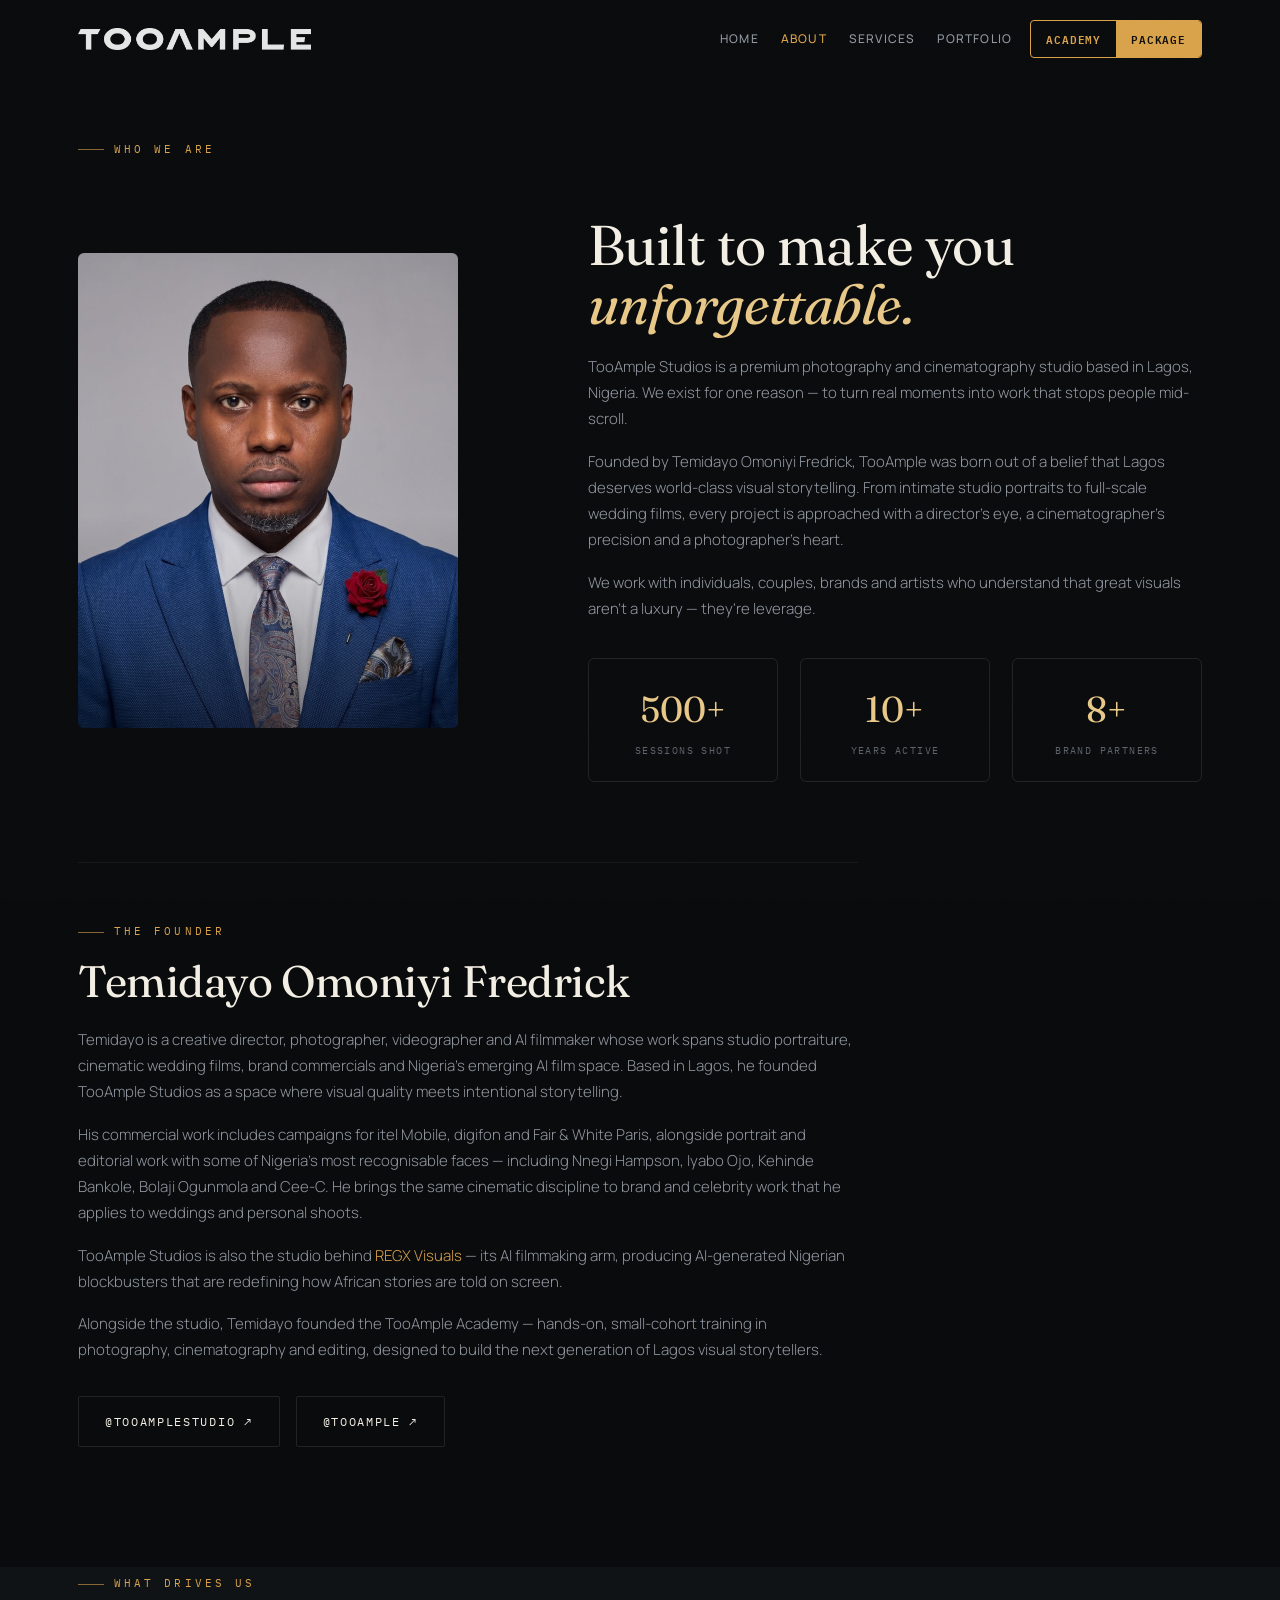
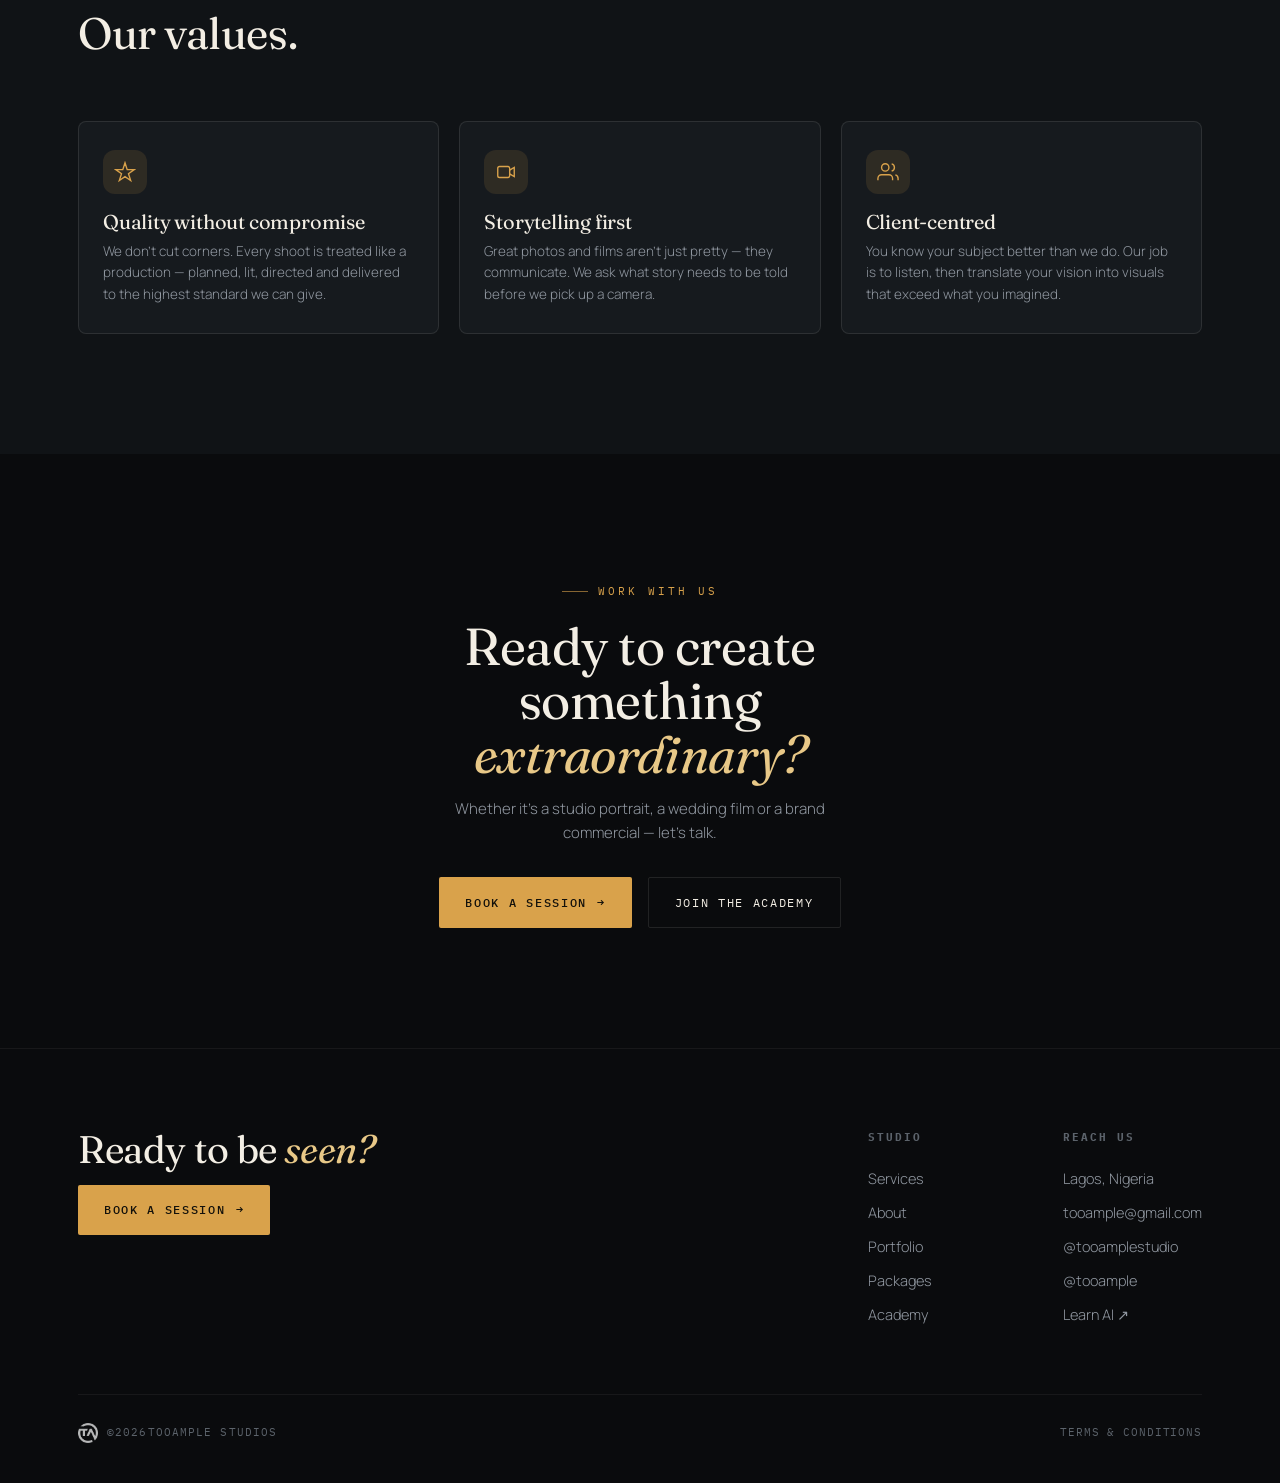
<file: about.html>
<!DOCTYPE html>
<html lang="en">
<head>
<meta charset="UTF-8" />
<meta name="viewport" content="width=device-width, initial-scale=1.0" />
<title>About Us — TooAmple Studios</title>
<link rel="preconnect" href="https://fonts.googleapis.com">
<link rel="preconnect" href="https://fonts.gstatic.com" crossorigin>
<link href="https://fonts.googleapis.com/css2?family=Fraunces:ital,opsz,wght@0,9..144,300..600;1,9..144,300..500&family=Manrope:wght@300;400;500;600;700&family=IBM+Plex+Mono:wght@400;500&display=swap" rel="stylesheet">
<link rel="stylesheet" href="styles.css?v=22">
<link rel="icon" href="Images/tooample-badge.png">
<link rel="manifest" href="/manifest.webmanifest">
<meta name="theme-color" content="#0A0B0D">
<meta name="mobile-web-app-capable" content="yes">
<meta name="apple-mobile-web-app-capable" content="yes">
<meta name="apple-mobile-web-app-status-bar-style" content="black-translucent">
<meta name="apple-mobile-web-app-title" content="TooAmple">
<link rel="apple-touch-icon" href="/apple-touch-icon.png">
<link rel="icon" type="image/png" sizes="32x32" href="/favicon-32.png">

</head>
<body>
<div class="grain"></div>
<header id="hdr">
  <div class="wrap nav">
    <a class="brand" href="index.html#top">
      <img class="brand-word" src="Images/ta-wordmark.png" alt="TooAmple" />
    </a>
    <nav class="nav-links">
      <a href="index.html">Home</a>
      <a href="about.html" class="active">About</a>
      <a href="services.html">Services</a>
      <a href="portfolio.html">Portfolio</a>
    </nav>
    <div class="nav-cta">
        <a href="academy.html" class="acad">Academy</a>
        <a href="packages.html" class="bookings">Package</a>
      </div>
    <button class="menu-btn">Menu</button>
  </div>
</header>

<!-- mobile app bottom bar -->
<div class="mobile-bar">
  <a href="index.html" class="mob-ico" aria-label="Home" title="Home">
    <svg viewBox="0 0 24 24" fill="none" stroke="currentColor" stroke-width="2" stroke-linecap="round" stroke-linejoin="round"><path d="M3 9.5L12 3l9 6.5V20a1 1 0 01-1 1H4a1 1 0 01-1-1V9.5z"/><path d="M9 21V12h6v9"/></svg>
  </a>
  <a href="about.html" class="mob-ico" aria-label="About" title="About">
    <svg viewBox="0 0 24 24" fill="none" stroke="currentColor" stroke-width="2" stroke-linecap="round" stroke-linejoin="round"><circle cx="12" cy="8" r="4"/><path d="M4 20c0-4 3.6-7 8-7s8 3 8 7"/></svg>
  </a>
  <div class="mob-cta">
    <a href="academy.html" class="acad">Academy</a>
    <a href="packages.html" class="bookings">Package</a>
  </div>
  <a href="portfolio.html" class="mob-ico" aria-label="Portfolio" title="Portfolio">
    <svg viewBox="0 0 24 24" fill="none" stroke="currentColor" stroke-width="2" stroke-linecap="round" stroke-linejoin="round"><rect x="3" y="5" width="18" height="14" rx="2"/><circle cx="8.5" cy="10" r="1.5"/><path d="M21 16l-5-5-5 5-2-2-5 5"/></svg>
  </a>
  <a href="mailto:tooample@gmail.com" class="mob-ico" aria-label="Reach us" title="Reach us">
    <svg viewBox="0 0 24 24" fill="none" stroke="currentColor" stroke-width="2" stroke-linecap="round" stroke-linejoin="round"><rect x="3" y="5" width="18" height="14" rx="2"/><path d="M3.5 7l8.5 6 8.5-6"/></svg>
  </a>
</div>

<!-- HERO -->
<section class="section subpage" style="padding-bottom:40px">
  <div class="wrap">
    <span class="eyebrow">Who we are</span>
    <div class="about-hero">
      <div class="about-img">
        <img src="Images/ta-ceo.jpg" alt="Temidayo Omoniyi — CEO, TooAmple Studios">
      </div>
      <div class="about-text">
        <h1>Built to make you <em>unforgettable.</em></h1>
        <p>TooAmple Studios is a premium photography and cinematography studio based in Lagos, Nigeria. We exist for one reason — to turn real moments into work that stops people mid-scroll.</p>
        <p>Founded by Temidayo Omoniyi Fredrick, TooAmple was born out of a belief that Lagos deserves world-class visual storytelling. From intimate studio portraits to full-scale wedding films, every project is approached with a director's eye, a cinematographer's precision and a photographer's heart.</p>
        <p>We work with individuals, couples, brands and artists who understand that great visuals aren't a luxury — they're leverage.</p>
        <div class="about-stats">
          <div class="stat">
            <div class="num">500+</div>
            <div class="lbl">Sessions shot</div>
          </div>
          <div class="stat">
            <div class="num">10+</div>
            <div class="lbl">Years active</div>
          </div>
          <div class="stat">
            <div class="num">8+</div>
            <div class="lbl">Brand partners</div>
          </div>
        </div>
      </div>
    </div>
  </div>
</section>

<!-- MEET THE CEO -->
<section class="section" style="padding-top:0">
  <div class="wrap">
    <div style="max-width:780px;border-top:1px solid var(--line-soft);padding-top:52px">
      <span class="eyebrow">The founder</span>
      <h2 style="font-family:var(--serif);font-size:clamp(28px,4vw,44px);font-weight:400;margin:18px 0 22px">Temidayo Omoniyi Fredrick</h2>
      <p style="color:var(--muted);font-size:15px;font-weight:300;line-height:1.75;margin-bottom:16px">Temidayo is a creative director, photographer, videographer and AI filmmaker whose work spans studio portraiture, cinematic wedding films, brand commercials and Nigeria's emerging AI film space. Based in Lagos, he founded TooAmple Studios as a space where visual quality meets intentional storytelling.</p>
      <p style="color:var(--muted);font-size:15px;font-weight:300;line-height:1.75;margin-bottom:16px">His commercial work includes campaigns for itel Mobile, digifon and Fair &amp; White Paris, alongside portrait and editorial work with some of Nigeria's most recognisable faces — including Nnegi Hampson, Iyabo Ojo, Kehinde Bankole, Bolaji Ogunmola and Cee-C. He brings the same cinematic discipline to brand and celebrity work that he applies to weddings and personal shoots.</p>
      <p style="color:var(--muted);font-size:15px;font-weight:300;line-height:1.75;margin-bottom:16px">TooAmple Studios is also the studio behind <a href="https://regxvisuals.com" target="_blank" rel="noopener" style="color:var(--gold)">REGX Visuals</a> — its AI filmmaking arm, producing AI-generated Nigerian blockbusters that are redefining how African stories are told on screen.</p>
      <p style="color:var(--muted);font-size:15px;font-weight:300;line-height:1.75">Alongside the studio, Temidayo founded the TooAmple Academy — hands-on, small-cohort training in photography, cinematography and editing, designed to build the next generation of Lagos visual storytellers.</p>
      <div style="display:flex;gap:16px;margin-top:32px;flex-wrap:wrap">
        <a href="https://www.instagram.com/tooamplestudio/" target="_blank" rel="noopener" class="btn btn-ghost">@tooamplestudio ↗</a>
        <a href="https://www.instagram.com/tooample/" target="_blank" rel="noopener" class="btn btn-ghost">@tooample ↗</a>
      </div>
    </div>
  </div>
</section>

<!-- VALUES -->
<section class="section" style="padding-top:0;background:var(--bg-2)">
  <div class="wrap">
    <div class="shead reveal">
      <div>
        <span class="eyebrow">What drives us</span>
        <h2 style="font-family:var(--serif);font-size:clamp(28px,4vw,44px);font-weight:400;margin-top:18px">Our values.</h2>
      </div>
    </div>
    <div class="about-values reveal">
      <div class="val-card">
        <div class="val-ic">
          <svg width="22" height="22" viewBox="0 0 24 24" fill="none" stroke="currentColor" stroke-width="1.5"><path d="M12 2l2.4 7.4H22l-6.2 4.5 2.4 7.4L12 17l-6.2 4.3 2.4-7.4L2 9.4h7.6z"/></svg>
        </div>
        <h3>Quality without compromise</h3>
        <p>We don't cut corners. Every shoot is treated like a production — planned, lit, directed and delivered to the highest standard we can give.</p>
      </div>
      <div class="val-card">
        <div class="val-ic">
          <svg width="22" height="22" viewBox="0 0 24 24" fill="none" stroke="currentColor" stroke-width="1.5"><rect x="3" y="6" width="13" height="12" rx="2"/><path d="M16 10l5-3v10l-5-3"/></svg>
        </div>
        <h3>Storytelling first</h3>
        <p>Great photos and films aren't just pretty — they communicate. We ask what story needs to be told before we pick up a camera.</p>
      </div>
      <div class="val-card">
        <div class="val-ic">
          <svg width="22" height="22" viewBox="0 0 24 24" fill="none" stroke="currentColor" stroke-width="1.5"><path d="M17 21v-2a4 4 0 00-4-4H5a4 4 0 00-4 4v2"/><circle cx="9" cy="7" r="4"/><path d="M23 21v-2a4 4 0 00-3-3.87M16 3.13a4 4 0 010 7.75"/></svg>
        </div>
        <h3>Client-centred</h3>
        <p>You know your subject better than we do. Our job is to listen, then translate your vision into visuals that exceed what you imagined.</p>
      </div>
    </div>
  </div>
</section>

<!-- CTA -->
<section class="section">
  <div class="wrap" style="text-align:center">
    <span class="eyebrow">Work with us</span>
    <h2 style="font-family:var(--serif);font-size:clamp(30px,5vw,52px);font-weight:400;margin:18px auto 16px;max-width:16ch">Ready to create something <em style="font-style:italic;color:var(--gold-soft)">extraordinary?</em></h2>
    <p style="color:var(--muted);font-weight:300;font-size:15px;max-width:44ch;margin:0 auto 32px">Whether it's a studio portrait, a wedding film or a brand commercial — let's talk.</p>
    <div style="display:flex;gap:16px;justify-content:center;flex-wrap:wrap">
      <a href="book.html" class="btn btn-gold">Book a session <span class="arr">→</span></a>
      <a href="academy.html" class="btn btn-ghost">Join the Academy</a>
    </div>
  </div>
</section>

<footer>
  <div class="wrap">
    <div class="foot-inner">
      <div class="foot-brand">
        <h3 class="foot-cta">Ready to be <em>seen?</em></h3>
        <a href="book.html" class="btn btn-gold">Book a session <span class="arr">→</span></a>
      </div>
      <div class="foot-grid">
        <div class="fcol">
          <h4>Studio</h4>
          <a href="services.html">Services</a>
          <a href="about.html" class="active">About</a>
          <a href="portfolio.html">Portfolio</a>
          <a href="packages.html">Packages</a>
          <a href="academy.html">Academy</a>
        </div>
        <div class="fcol">
          <h4>Reach us</h4>
          <p>Lagos, Nigeria</p>
          <a href="mailto:tooample@gmail.com">tooample@gmail.com</a>
          <a href="https://www.instagram.com/tooamplestudio/" target="_blank" rel="noopener">@tooamplestudio</a>
          <a href="https://www.instagram.com/tooample/" target="_blank" rel="noopener">@tooample</a>
          <a href="https://regxvisuals.com" target="_blank" rel="noopener">Learn AI ↗</a>
        </div>
      </div>
    </div>
    <div class="foot-bot">
      <span class="foot-copy"><img src="Images/tooample-badge.png" alt="" class="foot-badge" />© <span id="yr"></span> TOOAMPLE STUDIOS</span>
      <a href="terms.html" class="foot-terms">Terms &amp; Conditions</a>
    </div>
  </div>
</footer>

<script>
const hdr=document.getElementById('hdr');
addEventListener('scroll',()=>hdr.classList.toggle('scrolled',scrollY>40));
document.getElementById('yr').textContent=new Date().getFullYear();
const io=new IntersectionObserver(es=>es.forEach(e=>{if(e.isIntersecting){e.target.classList.add('in');io.unobserve(e.target);}}),{threshold:0.12});
document.querySelectorAll('.reveal').forEach(el=>io.observe(el));

// register service worker (installable app + offline)
if('serviceWorker' in navigator){
  addEventListener('load',()=>navigator.serviceWorker.register('/sw.js').catch(()=>{}));
}
</script>
</body>
</html>
</file>
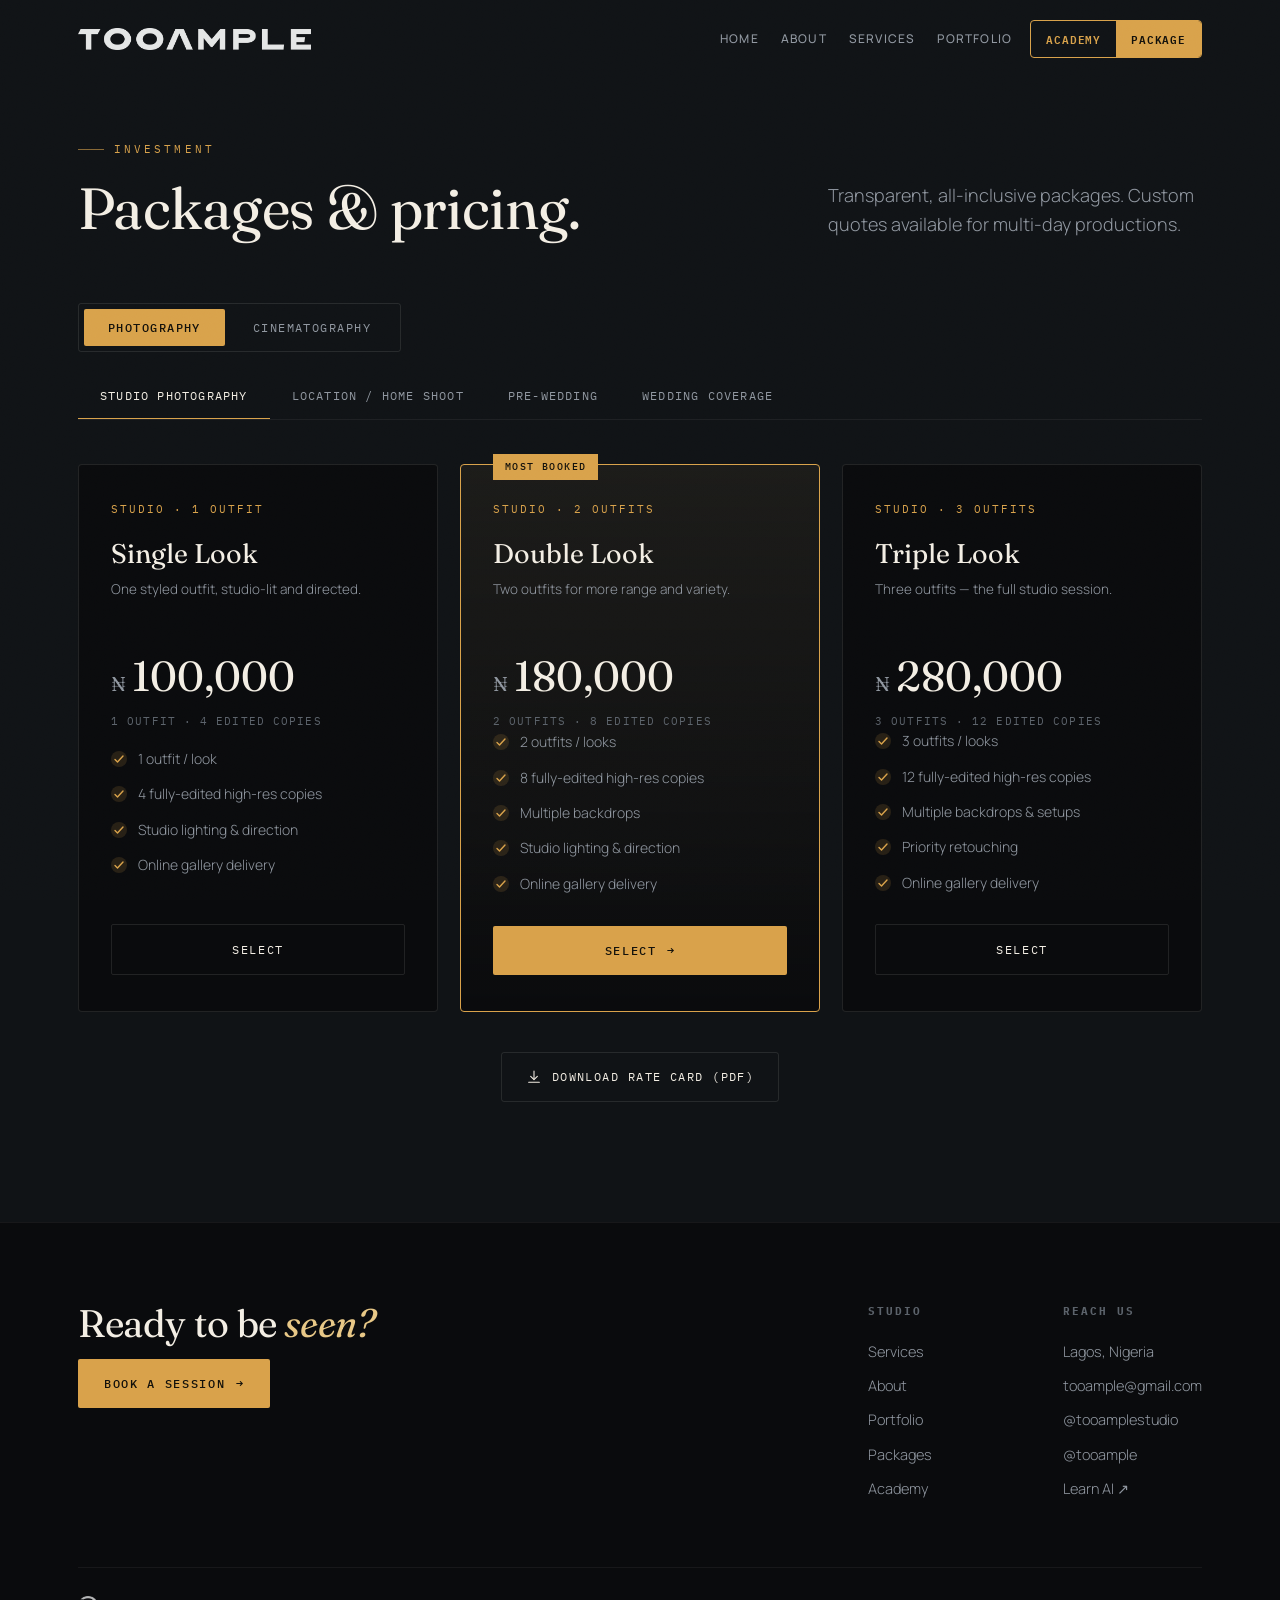
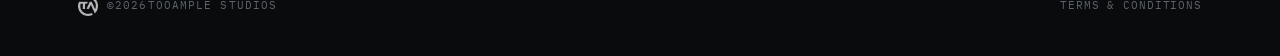
<file: book.html>
<!DOCTYPE html>
<html lang="en">
<head>
<meta charset="UTF-8" />
<meta name="viewport" content="width=device-width, initial-scale=1.0" />
<title>Book a Session — TooAmple Studios</title>
<link rel="preconnect" href="https://fonts.googleapis.com">
<link rel="preconnect" href="https://fonts.gstatic.com" crossorigin>
<link href="https://fonts.googleapis.com/css2?family=Fraunces:ital,opsz,wght@0,9..144,300..600;1,9..144,300..500&family=Manrope:wght@300;400;500;600;700&family=IBM+Plex+Mono:wght@400;500&display=swap" rel="stylesheet">
<link rel="stylesheet" href="styles.css?v=22">
<link rel="icon" href="Images/tooample-badge.png">
<link rel="manifest" href="/manifest.webmanifest">
<meta name="theme-color" content="#0A0B0D">
<meta name="mobile-web-app-capable" content="yes">
<meta name="apple-mobile-web-app-capable" content="yes">
<meta name="apple-mobile-web-app-status-bar-style" content="black-translucent">
<meta name="apple-mobile-web-app-title" content="TooAmple">
<link rel="apple-touch-icon" href="/apple-touch-icon.png">
<link rel="icon" type="image/png" sizes="32x32" href="/favicon-32.png">

<script src="https://js.paystack.co/v1/inline.js"></script>
</head>
<body>
<div class="grain"></div>
<header id="hdr">
  <div class="wrap nav">
    <a class="brand" href="index.html#top">
      <img class="brand-word" src="Images/ta-wordmark.png" alt="TooAmple" />
    </a>
    <nav class="nav-links">
      <a href="index.html">Home</a>
      <a href="about.html">About</a>
      <a href="services.html">Services</a>
      <a href="portfolio.html">Portfolio</a>
    </nav>
    <div class="nav-cta">
        <a href="academy.html" class="acad">Academy</a>
        <a href="packages.html" class="bookings">Package</a>
      </div>
    <button class="menu-btn" onclick="document.querySelector('.nav-links').style.display='flex'">Menu</button>
  </div>
</header>

<!-- mobile app bottom bar -->
<div class="mobile-bar">
  <a href="index.html" class="mob-ico" aria-label="Home" title="Home">
    <svg viewBox="0 0 24 24" fill="none" stroke="currentColor" stroke-width="2" stroke-linecap="round" stroke-linejoin="round"><path d="M3 9.5L12 3l9 6.5V20a1 1 0 01-1 1H4a1 1 0 01-1-1V9.5z"/><path d="M9 21V12h6v9"/></svg>
  </a>
  <a href="about.html" class="mob-ico" aria-label="About" title="About">
    <svg viewBox="0 0 24 24" fill="none" stroke="currentColor" stroke-width="2" stroke-linecap="round" stroke-linejoin="round"><circle cx="12" cy="8" r="4"/><path d="M4 20c0-4 3.6-7 8-7s8 3 8 7"/></svg>
  </a>
  <div class="mob-cta">
    <a href="academy.html" class="acad">Academy</a>
    <a href="packages.html" class="bookings">Package</a>
  </div>
  <a href="portfolio.html" class="mob-ico" aria-label="Portfolio" title="Portfolio">
    <svg viewBox="0 0 24 24" fill="none" stroke="currentColor" stroke-width="2" stroke-linecap="round" stroke-linejoin="round"><rect x="3" y="5" width="18" height="14" rx="2"/><circle cx="8.5" cy="10" r="1.5"/><path d="M21 16l-5-5-5 5-2-2-5 5"/></svg>
  </a>
  <a href="mailto:tooample@gmail.com" class="mob-ico" aria-label="Reach us" title="Reach us">
    <svg viewBox="0 0 24 24" fill="none" stroke="currentColor" stroke-width="2" stroke-linecap="round" stroke-linejoin="round"><rect x="3" y="5" width="18" height="14" rx="2"/><path d="M3.5 7l8.5 6 8.5-6"/></svg>
  </a>
</div>
<!-- PRICING -->
<section class="section pricing subpage" id="pricing">
  <div class="wrap">
    <div class="shead reveal">
      <div>
        <span class="eyebrow">Investment</span>
        <h2 style="margin-top:20px">Packages &amp; pricing.</h2>
      </div>
      <p class="lead sub">Transparent, all-inclusive packages. Custom quotes available for multi-day productions.</p>
    </div>

    <div class="reveal">
      <div class="tabs">
        <button class="tab active" data-tab="photo" onclick="switchTab('photo')">Photography</button>
        <button class="tab" data-tab="video" onclick="switchTab('video')">Cinematography</button>
      </div>
    </div>

    <!-- PHOTOGRAPHY (with sub-menu) -->
    <div id="photo">
      <div class="subtabs">
        <button class="subtab active" data-sub="studio" onclick="switchSub('photo','studio')">Studio Photography</button>
        <button class="subtab" data-sub="location" onclick="switchSub('photo','location')">Location / Home Shoot</button>
        <button class="subtab" data-sub="prewed" onclick="switchSub('photo','prewed')">Pre-Wedding</button>
        <button class="subtab" data-sub="wedding" onclick="switchSub('photo','wedding')">Wedding Coverage</button>
      </div>

      <!-- Studio Photography — rendered from data/packages.json by pricing.js -->
      <div class="price-grid sub-pane" id="studio"></div>

      <!-- Pre-Wedding — rendered from data/packages.json by pricing.js -->
      <div class="price-grid sub-pane" id="prewed" style="display:none"></div>

      <!-- Location Shoot — rendered from data/packages.json by pricing.js -->
      <div class="price-grid sub-pane" id="location" style="display:none"></div>

      <!-- Wedding (Photography) — rendered from data/packages.json by pricing.js -->
      <div class="price-grid sub-pane" id="wedding" style="display:none"></div>
    </div>

    <!-- CINEMATOGRAPHY (with sub-menu) -->
    <div id="video" style="display:none">
      <div class="subtabs">
        <button class="subtab active" data-sub="music" onclick="switchSub('video','music')">Music Video Shoot</button>
        <button class="subtab" data-sub="commercial" onclick="switchSub('video','commercial')">Commercial Shoot</button>
        <button class="subtab" data-sub="weddingcov" onclick="switchSub('video','weddingcov')">Wedding Coverage</button>
      </div>

      <!-- Music Video Shoot -->
      <div class="price-grid sub-pane" id="music">
        <div class="plan">
          <span class="cat">Music · Viral</span>
          <div class="pname">Viral Video</div>
          <p class="desc">Short-form vertical built to travel.</p>
          <div class="amt quote-amt">Request a quote</div>
          <div class="per">Per video</div>
          <ul>
            <li>1 location, single setup</li>
            <li>Vertical / short-form edit</li>
            <li>Fast turnaround</li>
            <li>Colour grade</li>
          </ul>
          <div class="pbtn"><a href="javascript:void(0)" onclick="openQuoteModal('Music — Viral Video')" class="btn btn-ghost">Request a quote</a></div>
        </div>
        <div class="plan">
          <span class="cat">Music · Visualizer</span>
          <div class="pname">Visualizer</div>
          <p class="desc">Looping, lyric-friendly visual piece.</p>
          <div class="amt quote-amt">Request a quote</div>
          <div class="per">Per video</div>
          <ul>
            <li>Single concept / setup</li>
            <li>Looped or animated visual</li>
            <li>Lyric-ready</li>
            <li>Colour grade</li>
          </ul>
          <div class="pbtn"><a href="javascript:void(0)" onclick="openQuoteModal('Music — Visualizer')" class="btn btn-ghost">Request a quote</a></div>
        </div>
        <div class="plan feat">
          <span class="badge">Signature</span>
          <span class="cat">Music · Official</span>
          <div class="pname">Official Music Video</div>
          <p class="desc">Full-concept, multi-scene production.</p>
          <div class="amt quote-amt">Request a quote</div>
          <div class="per">Per video</div>
          <ul>
            <li>Concept, treatment &amp; storyboard</li>
            <li>Full crew &amp; multiple locations</li>
            <li>Talent &amp; styling direction</li>
            <li>Edit, grade &amp; sound design</li>
          </ul>
          <div class="pbtn"><a href="javascript:void(0)" onclick="openQuoteModal('Music — Official Video')" class="btn btn-gold">Request a quote <span class="arr">→</span></a></div>
        </div>
        <p class="pane-note">Music video prices are placeholders — update anytime.</p>
      </div>

      <!-- Commercial Shoot -->
      <div class="price-grid sub-pane" id="commercial" style="display:none">
        <div class="plan">
          <span class="cat">Commercial · Promo</span>
          <div class="pname">Promo / Event Film</div>
          <p class="desc">Cinematic film for launches &amp; events.</p>
          <div class="amt quote-amt">Request a quote</div>
          <div class="per">Per shoot · up to 6 hrs</div>
          <ul>
            <li>Single cinematographer</li>
            <li>Up to 6 hours coverage</li>
            <li>60–90 sec film</li>
            <li>Licensed track &amp; grade</li>
          </ul>
          <div class="pbtn"><a href="javascript:void(0)" onclick="openQuoteModal('Commercial — Promo / Event')" class="btn btn-ghost">Request a quote</a></div>
        </div>
        <div class="plan feat">
          <span class="badge">Most booked</span>
          <span class="cat">Commercial · Brand</span>
          <div class="pname">Brand Commercial</div>
          <p class="desc">Concept-led commercial for brands.</p>
          <div class="amt quote-amt">Request a quote</div>
          <div class="per">1–2 day shoot</div>
          <ul>
            <li>Concept &amp; production crew</li>
            <li>1–2 day shoot</li>
            <li>30–60 sec hero + cutdowns</li>
            <li>Grade &amp; sound design</li>
          </ul>
          <div class="pbtn"><a href="javascript:void(0)" onclick="openQuoteModal('Commercial — Brand Commercial')" class="btn btn-gold">Request a quote <span class="arr">→</span></a></div>
        </div>
        <div class="plan">
          <span class="cat">Commercial · Campaign</span>
          <div class="pname">Full Campaign</div>
          <p class="desc">End-to-end campaign production.</p>
          <div class="amt quote-amt">Request a quote</div>
          <div class="per">Per production · custom</div>
          <ul>
            <li>Script, storyboard &amp; direction</li>
            <li>Full crew, talent &amp; locations</li>
            <li>Multi-deliverable suite</li>
            <li>Usage &amp; licensing included</li>
          </ul>
          <div class="pbtn"><a href="javascript:void(0)" onclick="openQuoteModal('Commercial — Full Campaign')" class="btn btn-ghost">Request a quote</a></div>
        </div>
        <p class="pane-note">Commercial prices are placeholders — update anytime.</p>
      </div>

      <!-- Wedding Coverage (Video) -->
      <div class="price-grid sub-pane" id="weddingcov" style="display:none">
        <div class="plan">
          <span class="cat">Complete · Bronze</span>
          <div class="pname">Bronze</div>
          <p class="desc">Photo &amp; film coverage — the essentials.</p>
          <div class="amt"><span class="cur">₦</span>800,000</div>
          <div class="per">Photo + Video</div>
          <ul>
            <li>1 photographer + 1 cinematographer</li>
            <li>Up to 6 hours coverage</li>
            <li>150 edited images</li>
            <li>3-min highlight film</li>
          </ul>
          <div class="pbtn"><a href="javascript:void(0)" onclick="openBookModal('Wedding Coverage — Bronze')" class="btn btn-ghost">Select</a></div>
        </div>
        <div class="plan feat">
          <span class="badge">Most booked</span>
          <span class="cat">Complete · Silver</span>
          <div class="pname">Silver</div>
          <p class="desc">Fuller photo &amp; film coverage of the day.</p>
          <div class="amt"><span class="cur">₦</span>1,000,000</div>
          <div class="per">Photo + Video</div>
          <ul>
            <li>2 photographers + 1 cinematographer</li>
            <li>Up to 10 hours coverage</li>
            <li>300 edited images</li>
            <li>7-min film + teaser</li>
          </ul>
          <div class="pbtn"><a href="javascript:void(0)" onclick="openBookModal('Wedding Coverage — Silver')" class="btn btn-gold">Select <span class="arr">→</span></a></div>
        </div>
        <div class="plan">
          <span class="cat">Complete · Gold</span>
          <div class="pname">Gold</div>
          <p class="desc">Full crew — the signature wedding package.</p>
          <div class="amt"><span class="cur">₦</span>1,500,000</div>
          <div class="per">Photo + Video</div>
          <ul>
            <li>2 photographers + 2 cinematographers</li>
            <li>Full-day coverage</li>
            <li>500+ edited images</li>
            <li>10-min feature film + teaser</li>
            <li>Pre-wedding shoot included</li>
            <li>Drone &amp; gimbal coverage</li>
          </ul>
          <div class="pbtn"><a href="javascript:void(0)" onclick="openBookModal('Wedding Coverage — Gold')" class="btn btn-ghost">Select</a></div>
        </div>
      </div>
    </div>

    <div class="work-more" style="margin-top:40px">
      <a class="ig-btn" href="TooAmple-Rate-Card.pdf" download>
        <svg viewBox="0 0 24 24" fill="none" stroke="currentColor" stroke-width="1.6" stroke-linecap="round" stroke-linejoin="round"><path d="M12 3v12"/><path d="M7 11l5 5 5-5"/><path d="M4 20h16"/></svg>
        <span>Download rate card (PDF)</span>
      </a>
    </div>
  </div>
</section>


<!-- QUOTE REQUEST MODAL -->
<div class="form-modal" id="quoteModal" role="dialog" aria-modal="true" aria-label="Request a quote">
  <div class="fm-card">
    <button class="fm-close" onclick="closeQuoteModal()" aria-label="Close">✕</button>
    <span class="eyebrow">Custom project</span>
    <h3 class="fm-title">Request a quote.</h3>

    <div id="quoteFormView">
      <div class="quote-pkg">
        <span class="qp-label">Package</span>
        <span class="qp-name" id="q_pkgName">—</span>
      </div>
      <div class="field">
        <label>Full name</label>
        <input id="q_name" type="text" placeholder="Your name" />
      </div>
      <div class="frow">
        <div class="field">
          <label>Email</label>
          <input id="q_email" type="email" placeholder="you@email.com" />
        </div>
        <div class="field">
          <label>Phone / WhatsApp</label>
          <input id="q_phone" type="tel" placeholder="+234 ..." />
        </div>
      </div>
      <div class="frow">
        <div class="field">
          <label>Event / shoot date</label>
          <input id="q_date" type="date" />
        </div>
        <div class="field">
          <label>Estimated budget</label>
          <select id="q_budget">
            <option>Not sure yet</option>
            <option>Under ₦500,000</option>
            <option>₦500,000 – ₦1,000,000</option>
            <option>₦1,000,000 – ₦2,000,000</option>
            <option>₦2,000,000 – ₦5,000,000</option>
            <option>Above ₦5,000,000</option>
          </select>
        </div>
      </div>
      <div class="field">
        <label>Tell us about the project</label>
        <textarea id="q_msg" placeholder="Location, guest count, deliverables, references, anything that helps us quote accurately..."></textarea>
      </div>
      <button class="btn btn-gold" style="width:100%;justify-content:center" onclick="submitQuote()">Send quote request <span class="arr">→</span></button>
      <p class="quote-note">No payment now · We reply within 24 hours with a tailored quote</p>
    </div>

    <div id="quoteConfirmView" style="display:none">
      <div class="confirm">
        <div class="check"><svg width="28" height="28" viewBox="0 0 24 24" fill="none" stroke="#D9A24B" stroke-width="1.6"><path d="M5 13l4 4L19 7"/></svg></div>
        <h3>Quote request sent.</h3>
        <p>Thank you, <b id="qc_name">friend</b>. We'll review the details and send you a tailored quote within 24 hours.</p>
        <div class="recap">
          <div><span class="k">Package</span><span class="v" id="qc_pkg">—</span></div>
          <div><span class="k">Date</span><span class="v" id="qc_date">—</span></div>
        </div>
        <button class="btn btn-ghost" style="margin-top:26px" onclick="closeQuoteModal()">Close</button>
      </div>
    </div>
  </div>
</div>

<!-- BOOKING MODAL -->
<div class="form-modal" id="bookModal" role="dialog" aria-modal="true" aria-label="Book a session">
  <div class="fm-card">
    <button class="fm-close" onclick="closeBookModal()" aria-label="Close">✕</button>
    <span class="eyebrow">Reserve a date</span>
    <h3 class="fm-title">Let's set the scene.</h3>
    <div class="book-form">
        <div id="formView">
          <div class="tuition-banner" id="priceBanner" style="display:none">
            <span class="tb-label">Package price</span>
            <span class="tb-amt" id="pkgPrice">—</span>
          </div>
          <div class="field">
            <label>Full name</label>
            <input id="b_name" type="text" placeholder="Your name" />
          </div>
          <div class="frow">
            <div class="field">
              <label>Email</label>
              <input id="b_email" type="email" placeholder="you@email.com" />
            </div>
            <div class="field">
              <label>Phone / WhatsApp</label>
              <input id="b_phone" type="tel" placeholder="+234 ..." />
            </div>
          </div>
          <div class="frow">
            <div class="field">
              <label>Session type</label>
              <select id="b_type">
                <option>Studio Session</option>
                <option>Pre-Wedding</option>
                <option>Location Shoot</option>
                <option>Wedding Coverage</option>
                                                <option>Music Video</option>
                <option>Commercial</option>
                <option>Other</option>
              </select>
            </div>
            <div class="field">
              <label>Preferred date</label>
              <input id="b_date" type="date" />
            </div>
          </div>
          <div class="field">
            <label>Package</label>
            <select id="b_pkg" onchange="updatePkgPrice()">
              <option value="" data-amount="0">Select a package…</option>
              <optgroup label="Photography · Studio">
              <option value="Studio — Single Look (1 outfit, 5 copies) — ₦100,000" data-amount="100000">Studio — Single Look (1 outfit, 5 copies) — ₦100,000</option>
              <option value="Studio — Double Look (2 outfits, 10 copies) — ₦180,000" data-amount="180000">Studio — Double Look (2 outfits, 10 copies) — ₦180,000</option>
              <option value="Studio — Triple Look (3 outfits, 15 copies) — ₦280,000" data-amount="280000">Studio — Triple Look (3 outfits, 15 copies) — ₦280,000</option>
              </optgroup>
              <optgroup label="Photography · Pre-Wedding">
              <option value="Pre-Wedding — Single Look" data-amount="300000">Pre-Wedding — Single Look (1 look, 20 images)</option>
              <option value="Pre-Wedding — Double Look" data-amount="450000">Pre-Wedding — Double Look (2 looks, 40 images)</option>
              <option value="Pre-Wedding — Triple Look" data-amount="650000">Pre-Wedding — Triple Look (3 looks, 60 images)</option>
              </optgroup>
              <optgroup label="Photography · Location">
              <option value="Location — Single Look" data-amount="150000">Location — Single Look (1 look, 5 copies)</option>
              <option value="Location — Double Look" data-amount="250000">Location — Double Look (2 looks, 10 copies)</option>
              <option value="Location — Triple Look" data-amount="380000">Location — Triple Look (3 looks, 15 copies)</option>
              </optgroup>
              <optgroup label="Photography · Wedding (Photo)">
              <option value="Wedding Photo — Bronze — ₦400,000" data-amount="400000">Wedding Photo — Bronze — ₦400,000</option>
              <option value="Wedding Photo — Silver — ₦800,000" data-amount="800000">Wedding Photo — Silver — ₦800,000</option>
              <option value="Wedding Photo — Gold — ₦1,000,000" data-amount="1000000">Wedding Photo — Gold — ₦1,000,000</option>
              </optgroup>
              <optgroup label="Photography · Wedding (Photo + Video)">
              <option value="Wedding Photo+Video — Bronze — ₦800,000" data-amount="800000">Wedding Photo+Video — Bronze — ₦800,000</option>
              <option value="Wedding Photo+Video — Silver — ₦1,000,000" data-amount="1000000">Wedding Photo+Video — Silver — ₦1,000,000</option>
              <option value="Wedding Photo+Video — Gold — ₦1,500,000" data-amount="1500000">Wedding Photo+Video — Gold — ₦1,500,000</option>
              </optgroup>
              <optgroup label="Cinematography · Music Video">
              <option value="Music — Viral Video — ₦350,000" data-amount="350000">Music — Viral Video — ₦350,000</option>
              <option value="Music — Visualizer — ₦250,000" data-amount="250000">Music — Visualizer — ₦250,000</option>
              <option value="Music — Official Video — ₦1,200,000" data-amount="1200000">Music — Official Video — ₦1,200,000</option>
              </optgroup>
              <optgroup label="Cinematography · Commercial">
              <option value="Commercial — Promo / Event — ₦450,000" data-amount="450000">Commercial — Promo / Event — ₦450,000</option>
              <option value="Commercial — Brand Commercial — ₦1,200,000" data-amount="1200000">Commercial — Brand Commercial — ₦1,200,000</option>
              <option value="Commercial — Full Campaign — ₦2,500,000" data-amount="2500000">Commercial — Full Campaign — ₦2,500,000</option>
              </optgroup>
              <optgroup label="Cinematography · Wedding Coverage">
              <option value="Wedding Video — Bronze — ₦500,000" data-amount="500000">Wedding Video — Bronze — ₦500,000</option>
              <option value="Wedding Video — Silver — ₦900,000" data-amount="900000">Wedding Video — Silver — ₦900,000</option>
              <option value="Wedding Video — Gold — ₦1,300,000" data-amount="1300000">Wedding Video — Gold — ₦1,300,000</option>
              </optgroup>
              <option value="Custom / discuss first" data-amount="0">Custom / discuss first</option>
            
              <optgroup label="Wedding Coverage (Photo + Video)">
              <option value="Wedding Coverage — Bronze" data-amount="800000">Wedding — Bronze (3-min film) — ₦800,000</option>
              <option value="Wedding Coverage — Silver" data-amount="1000000">Wedding — Silver (7-min film) — ₦1,000,000</option>
              <option value="Wedding Coverage — Gold" data-amount="1500000">Wedding — Gold (10-min film + pre-wedding) — ₦1,500,000</option>
              </optgroup></select>
          </div>
          <div class="field">
            <label>Anything we should know?</label>
            <textarea id="b_msg" placeholder="Location, vibe, headcount, the package you're eyeing..."></textarea>
          </div>
          <div class="terms-check">
            <input type="checkbox" id="b_terms">
            <label for="b_terms">I have read and agree to the <a href="terms.html" target="_blank">Terms &amp; Conditions</a>.</label>
          </div>
                    <button class="btn btn-gold" onclick="startBooking()">Continue to payment <span class="arr">→</span></button>
        </div>

        <div id="payView" style="display:none">
          <div class="pay-head">
            <span class="eyebrow">Secure payment</span>
            <h3 id="pay_pkg">—</h3>
            <div class="pay-amt" id="pay_amt">₦0</div>
          </div>
          <button class="btn btn-gold" id="payNowBtn" style="width:100%;justify-content:center" onclick="payWithPaystack()">Pay securely — card, transfer or USSD</button>
          <div class="pay-or"><span>or pay by bank transfer</span></div>
          <div class="bank-box">
            <div><span class="k">Bank</span><span class="v">Stanbic IBTC Bank</span></div>
            <div><span class="k">Account number</span><span class="v acct"><span class="acct-no">0072762320</span><button class="copy-btn" onclick="copyVal(this,'0072762320')" aria-label="Copy account number" title="Copy account number"><svg viewBox="0 0 24 24" fill="none" stroke="currentColor" stroke-width="1.7" stroke-linecap="round" stroke-linejoin="round"><rect x="9" y="9" width="11" height="11" rx="2"/><path d="M5 15V5a2 2 0 012-2h8"/></svg><span class="copied">Copied</span></button></span></div>
            <div><span class="k">Account name</span><span class="v">Temidayo Omoniyi Fredrick</span></div>
            <div><span class="k">Amount</span><span class="v" id="pay_amt2">₦0</span></div>
          </div>
          <button class="btn btn-ghost" style="width:100%;justify-content:center;margin-top:14px" onclick="confirmTransfer()">I have sent the transfer</button>
          <button class="btn-link" onclick="backToForm()">← Back to details</button>
        </div>


        <div id="confirmView" style="display:none">
          <div class="confirm">
            <div class="check"><svg width="28" height="28" viewBox="0 0 24 24" fill="none" stroke="#D9A24B" stroke-width="1.6"><path d="M5 13l4 4L19 7"/></svg></div>
            <h3 id="c_title">Request received.</h3>
            <p id="c_msg">Thank you. We will reply within 24 hours.</p>
            <div class="recap">
              <div><span class="k">Package</span><span class="v" id="c_pkg">—</span></div>
              <div><span class="k">Session</span><span class="v" id="c_type">—</span></div>
              <div><span class="k">Date</span><span class="v" id="c_date">—</span></div>
              <div id="c_ref_row" style="display:none"><span class="k">Reference</span><span class="v" id="c_ref">—</span></div>
            </div>
            <button class="btn btn-ghost" style="margin-top:26px" onclick="resetForm()">Send another request</button>
          </div>
        </div>
      </div>
  </div>
</div>


<footer>
  <div class="wrap">
    <div class="foot-inner">
      <div class="foot-brand">
        <h3 class="foot-cta">Ready to be <em>seen?</em></h3>
        <a href="book.html" class="btn btn-gold">Book a session <span class="arr">→</span></a>
      </div>
      <div class="foot-grid">
        <div class="fcol">
          <h4>Studio</h4>
          <a href="services.html">Services</a>
          <a href="about.html">About</a>
          <a href="portfolio.html">Portfolio</a>
          <a href="packages.html">Packages</a>
          <a href="academy.html">Academy</a>
        </div>
        <div class="fcol">
          <h4>Reach us</h4>
          <p>Lagos, Nigeria</p>
          <a href="mailto:tooample@gmail.com">tooample@gmail.com</a>
          <a href="https://www.instagram.com/tooamplestudio/" target="_blank" rel="noopener">@tooamplestudio</a>
          <a href="https://www.instagram.com/tooample/" target="_blank" rel="noopener">@tooample</a>
          <a href="https://regxvisuals.com" target="_blank" rel="noopener">Learn AI ↗</a>
        </div>
      </div>
    </div>
    <div class="foot-bot">
      <span class="foot-copy"><img src="Images/tooample-badge.png" alt="" class="foot-badge" />© <span id="yr"></span> TOOAMPLE STUDIOS</span>
      <a href="terms.html" class="foot-terms">Terms &amp; Conditions</a>
    </div>
  </div>
</footer>
<script>
const hdr=document.getElementById('hdr');
addEventListener('scroll',()=>hdr.classList.toggle('scrolled',scrollY>40));
document.getElementById('yr').textContent=new Date().getFullYear();
const io=new IntersectionObserver(es=>es.forEach(e=>{if(e.isIntersecting){e.target.classList.add('in');io.unobserve(e.target);}}),{threshold:0.12});
document.querySelectorAll('.reveal').forEach(el=>io.observe(el));

/* ===== Paystack — swap pk_test_ for your pk_live_ key to accept real payments ===== */
const PAYSTACK_KEY='pk_live_15c5b1b68ba4ee388942887758ce10801e2c2319';
let curAmount=0,curPkg='';
function startBooking(){
  const name=document.getElementById('b_name').value.trim();
  const email=document.getElementById('b_email').value.trim();
  const sel=document.getElementById('b_pkg');
  const pkg=sel.value, amount=parseInt(sel.selectedOptions[0].dataset.amount||'0',10);
  if(!validate([
    ['b_name','Please enter your full name'],
    ['b_email','Please enter a valid email address', v=>v&&isEmail(v)],
    ['b_phone','Please enter your phone number'],
    ['b_terms','Please accept the Terms & Conditions']
  ])) return;
  if(!validate([['b_pkg','Please choose a package']])) return;
  curAmount=amount; curPkg=pkg;
  const label=amount>0?('₦'+amount.toLocaleString()):'Custom quote';
  document.getElementById('pay_pkg').textContent=pkg;
  document.getElementById('pay_amt').textContent=label;
  document.getElementById('pay_amt2').textContent=label;
  document.getElementById('payNowBtn').style.display=amount>0?'inline-flex':'none';
  document.getElementById('formView').style.display='none';
  document.getElementById('payView').style.display='block';
}
function payWithPaystack(){
  const email=document.getElementById('b_email').value.trim();
  const name=document.getElementById('b_name').value.trim();
  const phone=document.getElementById('b_phone').value.trim();
  const date=document.getElementById('b_date').value;
  const handler=PaystackPop.setup({
    key:PAYSTACK_KEY,email:email,amount:curAmount*100,currency:'NGN',ref:'TA-'+Date.now(),
    metadata:{custom_fields:[
      {display_name:'Package',variable_name:'package',value:curPkg},
      {display_name:'Client',variable_name:'client',value:name},
      {display_name:'Phone',variable_name:'phone',value:phone},
      {display_name:'Preferred date',variable_name:'date',value:date||'—'}
    ]},
    callback:function(res){
      sendMail('PAID via Paystack — '+curPkg, {
        type:'PAYSTACK PAYMENT (confirmed)',
        package:curPkg,
        amount:'\u20a6'+curAmount.toLocaleString(),
        reference:res.reference,
        name:name, email:email, phone:phone,
        session_type:document.getElementById('b_type').value,
        preferred_date:document.getElementById('b_date').value||'Not specified'
      });
      showConfirm('paid',res.reference);
    },
    onClose:function(){}
  });
  handler.openIframe();
}
function confirmTransfer(){
  sendMail('BANK TRANSFER declared — '+curPkg, {
    type:'BANK TRANSFER (awaiting confirmation)',
    package:curPkg,
    amount:'\u20a6'+curAmount.toLocaleString(),
    name:document.getElementById('b_name').value.trim(),
    email:document.getElementById('b_email').value.trim(),
    phone:document.getElementById('b_phone').value.trim(),
    session_type:document.getElementById('b_type').value,
    preferred_date:document.getElementById('b_date').value||'Not specified',
    message:document.getElementById('b_msg').value.trim(),
    ACTION_REQUIRED:'Check your Stanbic account for this transfer, then confirm the booking with the client.'
  });
  showConfirm('transfer','');
}
function backToForm(){document.getElementById('payView').style.display='none';document.getElementById('formView').style.display='block';}
function showConfirm(mode,ref){
  const name=document.getElementById('b_name').value.trim();
  const first=name.split(' ')[0]||'there';
  const date=document.getElementById('b_date').value;
  document.getElementById('c_pkg').textContent=curPkg||'—';
  document.getElementById('c_type').textContent=document.getElementById('b_type').value;
  document.getElementById('c_date').textContent=date?new Date(date).toLocaleDateString('en-GB',{day:'numeric',month:'long',year:'numeric'}):'To be confirmed';
  if(mode==='paid'){
    document.getElementById('c_title').textContent='Payment received — you are booked!';
    document.getElementById('c_msg').innerHTML='Thank you, <b>'+first+'</b>. Your payment was successful and your date is reserved. We will be in touch shortly.';
    document.getElementById('c_ref').textContent=ref;
    document.getElementById('c_ref_row').style.display='flex';
  }else{
    document.getElementById('c_title').textContent='Almost there — complete your transfer';
    document.getElementById('c_msg').innerHTML='Thank you, <b>'+first+'</b>. Once your transfer lands we will confirm and lock your date within 24 hours.';
    document.getElementById('c_ref_row').style.display='none';
  }
  document.getElementById('payView').style.display='none';
  document.getElementById('formView').style.display='none';
  document.getElementById('confirmView').style.display='block';
}
function resetForm(){['b_name','b_phone','b_email','b_date','b_msg'].forEach(id=>document.getElementById(id).value='');document.getElementById('b_pkg').selectedIndex=0;document.getElementById('b_terms').checked=false;document.getElementById('confirmView').style.display='none';document.getElementById('payView').style.display='none';document.getElementById('formView').style.display='block';}
// pricing tabs
function switchTab(t){document.querySelectorAll('.tab').forEach(b=>b.classList.toggle('active',b.dataset.tab===t));document.getElementById('photo').style.display=t==='photo'?'block':'none';document.getElementById('video').style.display=t==='video'?'block':'none';}
function switchSub(scope,s){const r=document.getElementById(scope);if(!r)return;r.querySelectorAll('.subtab').forEach(b=>b.classList.toggle('active',b.dataset.sub===s));r.querySelectorAll('.sub-pane').forEach(p=>{p.style.display=p.id===s?'grid':'none';});}
function updatePkgPrice(){
  const s=document.getElementById('b_pkg');
  const opt=s.selectedOptions[0];
  const amt=parseInt(opt.dataset.amount||'0',10);
  const banner=document.getElementById('priceBanner');
  const el=document.getElementById('pkgPrice');
  if(!s.value){banner.style.display='none';return;}
  banner.style.display='flex';
  el.textContent = amt>0 ? ('\u20a6'+amt.toLocaleString()) : 'Custom quote';
}
function openBookModal(pkg){
  document.getElementById('formView').style.display='block';
  document.getElementById('payView').style.display='none';
  document.getElementById('confirmView').style.display='none';
  if(pkg){const s=document.getElementById('b_pkg');[...s.options].forEach(o=>{if(o.value===pkg)s.value=pkg;});}
  updatePkgPrice();
  const m=document.getElementById('bookModal'); m.classList.add('open'); m.scrollTop=0; document.body.style.overflow='hidden';
}
function closeBookModal(){document.getElementById('bookModal').classList.remove('open');document.body.style.overflow='';}
(function(){const m=document.getElementById('bookModal');m.addEventListener('click',e=>{if(e.target===m)closeBookModal();});addEventListener('keydown',e=>{if(e.key==='Escape'&&m.classList.contains('open'))closeBookModal();});
  const p=new URLSearchParams(location.search),ty=p.get('type'),pkg=p.get('pkg');
  if(ty){const s=document.getElementById('b_type');[...s.options].forEach(o=>{if(o.value===ty)s.value=ty;});}
  if(pkg){openBookModal(pkg);}})();

// register service worker (installable app + offline)
if('serviceWorker' in navigator){
  addEventListener('load',()=>navigator.serviceWorker.register('/sw.js').catch(()=>{}));
}

// ---- quote request (no payment) ----
function openQuoteModal(pkg){
  document.getElementById('quoteFormView').style.display='block';
  document.getElementById('quoteConfirmView').style.display='none';
  document.getElementById('q_pkgName').textContent=pkg||'Custom project';
  const m=document.getElementById('quoteModal'); m.classList.add('open'); m.scrollTop=0; document.body.style.overflow='hidden';
}
function closeQuoteModal(){document.getElementById('quoteModal').classList.remove('open');document.body.style.overflow='';}
function submitQuote(){
  const name=document.getElementById('q_name').value.trim();
  const email=document.getElementById('q_email').value.trim();
  const date=document.getElementById('q_date').value;
  if(!validate([
    ['q_name','Please enter your full name'],
    ['q_email','Please enter a valid email address', v=>v&&isEmail(v)],
    ['q_phone','Please enter your phone number']
  ])) return;
  sendMail('New quote request — '+document.getElementById('q_pkgName').textContent, {
    type:'QUOTE REQUEST',
    package:document.getElementById('q_pkgName').textContent,
    name:name, email:email,
    phone:document.getElementById('q_phone').value.trim(),
    date:date||'Not specified',
    budget:document.getElementById('q_budget').value,
    message:document.getElementById('q_msg').value.trim()
  });
  document.getElementById('qc_name').textContent=name.split(' ')[0];
  document.getElementById('qc_pkg').textContent=document.getElementById('q_pkgName').textContent;
  document.getElementById('qc_date').textContent=date?new Date(date).toLocaleDateString('en-GB',{day:'numeric',month:'long',year:'numeric'}):'To be confirmed';
  document.getElementById('quoteFormView').style.display='none';
  document.getElementById('quoteConfirmView').style.display='block';
}
(function(){
  const m=document.getElementById('quoteModal'); if(!m) return;
  m.addEventListener('click',e=>{if(e.target===m)closeQuoteModal();});
  addEventListener('keydown',e=>{if(e.key==='Escape'&&m.classList.contains('open'))closeQuoteModal();});
  // if arriving with ?quote=<pkg>
  const p=new URLSearchParams(location.search), q=p.get('quote');
  if(q) openQuoteModal(q);
})();

// ---- inline field validation (replaces alert popups) ----
function fieldWrap(el){return el.closest('.field')||el.closest('.terms-check');}
function setErr(el,msg){
  const w=fieldWrap(el); if(!w)return;
  w.classList.add('err');
  let e=w.querySelector('.field-err');
  if(!e && w.classList.contains('field')){e=document.createElement('div');e.className='field-err';w.appendChild(e);}
  if(e)e.textContent=msg;
}
function clearErr(el){const w=fieldWrap(el); if(w)w.classList.remove('err');}
function validate(rules){
  let firstBad=null;
  rules.forEach(([id,msg,test])=>{
    const el=document.getElementById(id); if(!el)return;
    const val=el.type==='checkbox'?el.checked:el.value.trim();
    const ok = test ? test(val) : !!val;
    if(!ok){setErr(el,msg); if(!firstBad)firstBad=el;} else {clearErr(el);}
  });
  if(firstBad){firstBad.scrollIntoView({behavior:'smooth',block:'center'}); if(firstBad.focus)firstBad.focus();}
  return !firstBad;
}
const isEmail=v=>/^[^\s@]+@[^\s@]+\.[^\s@]+$/.test(v);
// clear the error as soon as the user starts fixing it
document.addEventListener('input',e=>{if(e.target.matches('.field input,.field select,.field textarea'))clearErr(e.target);});
document.addEventListener('change',e=>{if(e.target.type==='checkbox')clearErr(e.target);});

/* ============================================================
   EMAIL NOTIFICATIONS  —  set your Formspree form ID below.
   1. Go to formspree.io -> sign up (free) with tooample@gmail.com
   2. Create a new form -> copy its ID (looks like: xdkoqwer)
   3. Paste it between the quotes:
   ============================================================ */
const FORMSPREE_ID = 'xvzeoden';

function sendMail(subject, data){
  if(!FORMSPREE_ID){console.warn('Formspree ID not set — email not sent');return Promise.resolve();}
  return fetch('https://formspree.io/f/'+FORMSPREE_ID,{
    method:'POST',
    headers:{'Content-Type':'application/json','Accept':'application/json'},
    body:JSON.stringify(Object.assign({_subject:subject}, data))
  }).catch(e=>console.warn('Email failed',e));
}

// copy-to-clipboard (account number)
function copyVal(btn,val){
  const done=()=>{btn.classList.add('ok');setTimeout(()=>btn.classList.remove('ok'),1600);};
  if(navigator.clipboard&&window.isSecureContext){
    navigator.clipboard.writeText(val).then(done).catch(()=>fallback());
  } else { fallback(); }
  function fallback(){
    const t=document.createElement('textarea');
    t.value=val; t.style.position='fixed'; t.style.opacity='0';
    document.body.appendChild(t); t.select();
    try{document.execCommand('copy');done();}catch(e){}
    document.body.removeChild(t);
  }
}
</script>
<script src="pricing.js?v=1"></script>
<script>TooAmplePricing.init('book');</script>
</body>
</html>
</file>
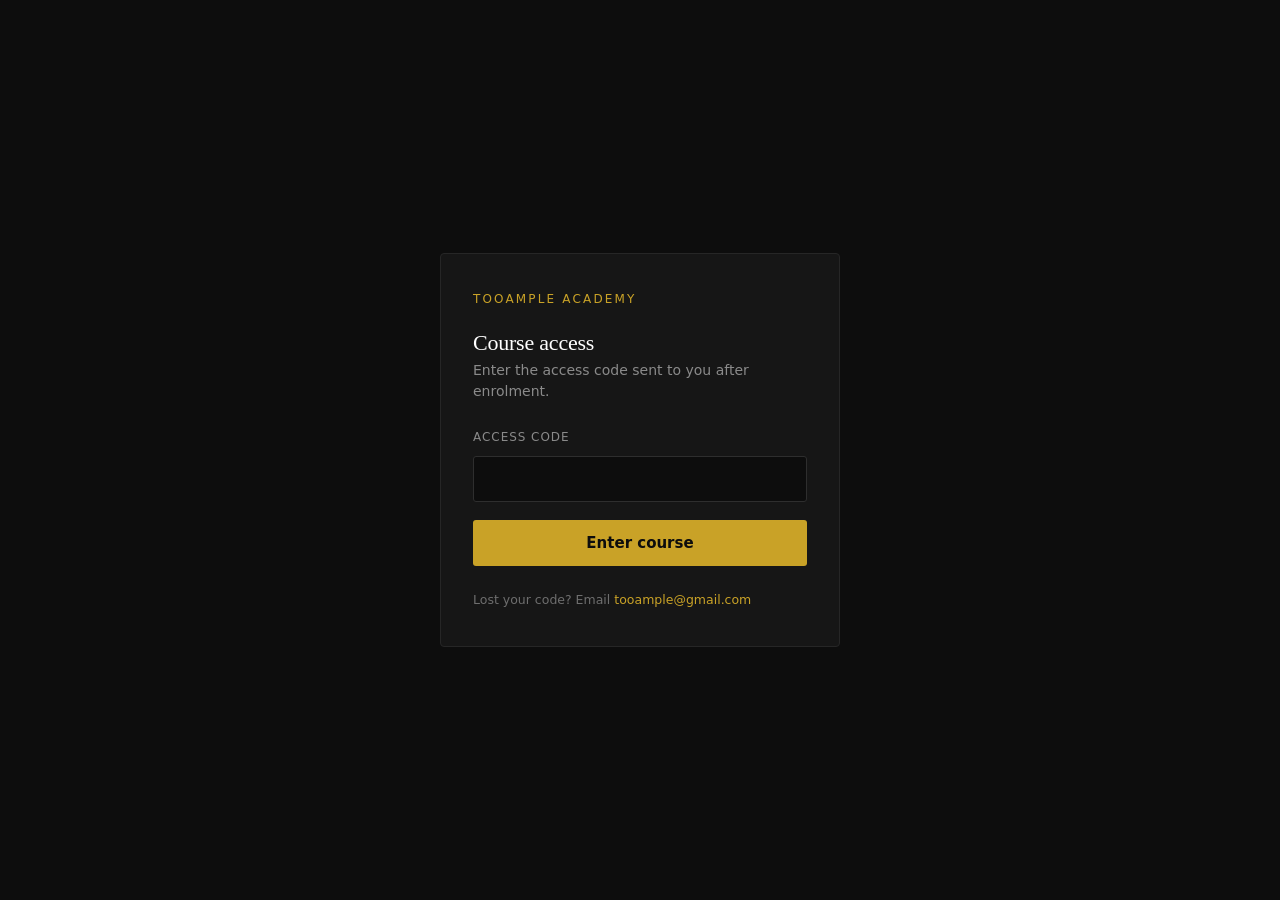
<file: course-login.html>
<!DOCTYPE html>
<html lang="en">
<head>
<meta charset="UTF-8">
<meta name="viewport" content="width=device-width, initial-scale=1">
<title>Academy Login — TooAmple Studios</title>
<meta name="robots" content="noindex, nofollow">
<link rel="stylesheet" href="styles.css?v=24">
<style>
  .login-wrap{min-height:100vh;display:flex;align-items:center;justify-content:center;padding:24px;background:#0d0d0d}
  .login-card{width:100%;max-width:400px;background:#161616;border:1px solid #262626;border-radius:4px;padding:36px 32px}
  .login-card h1{font-size:22px;margin:0 0 6px;color:#fff;letter-spacing:-.01em}
  .login-card p.sub{font-size:14px;color:#8a8a8a;margin:0 0 26px;line-height:1.5}
  .login-card label{display:block;font-size:12px;text-transform:uppercase;letter-spacing:.08em;color:#8a8a8a;margin-bottom:8px}
  .login-card input{width:100%;background:#0d0d0d;border:1px solid #2e2e2e;border-radius:3px;padding:13px 14px;color:#fff;font-size:15px;font-family:inherit;letter-spacing:.04em}
  .login-card input:focus{outline:none;border-color:#c9a227}
  .login-card button{width:100%;margin-top:18px;background:#c9a227;color:#0d0d0d;border:none;border-radius:3px;padding:14px;font-size:15px;font-weight:600;font-family:inherit;cursor:pointer}
  .login-card button:hover{background:#dab42f}
  .login-card button:disabled{opacity:.6;cursor:default}
  .login-err{display:none;margin-top:16px;background:#2a1414;border:1px solid #4a1f1f;border-radius:3px;padding:11px 13px;font-size:13.5px;color:#e58b8b}
  .login-foot{margin-top:24px;font-size:12.5px;color:#6e6e6e;line-height:1.6}
  .login-foot a{color:#c9a227;text-decoration:none}
  .login-mark{font-size:12px;letter-spacing:.18em;text-transform:uppercase;color:#c9a227;margin-bottom:22px}
</style>
</head>
<body>
<div class="login-wrap">
  <div class="login-card">
    <div class="login-mark">TooAmple Academy</div>
    <h1>Course access</h1>
    <p class="sub">Enter the access code sent to you after enrolment.</p>
    <form id="loginForm" autocomplete="off">
      <label for="code">Access code</label>
      <input id="code" name="code" type="password" required autocapitalize="characters" spellcheck="false">
      <button type="submit" id="submitBtn">Enter course</button>
      <div class="login-err" id="err"></div>
    </form>
    <div class="login-foot">
      Lost your code? Email <a href="mailto:tooample@gmail.com">tooample@gmail.com</a>
    </div>
  </div>
</div>
<script>
const form=document.getElementById('loginForm');
const btn=document.getElementById('submitBtn');
const err=document.getElementById('err');
form.addEventListener('submit',async e=>{
  e.preventDefault();
  err.style.display='none';
  btn.disabled=true;btn.textContent='Checking…';
  try{
    const r=await fetch('/api/course-login',{
      method:'POST',
      headers:{'Content-Type':'application/json'},
      body:JSON.stringify({code:document.getElementById('code').value.trim()})
    });
    if(r.ok){window.location.href='/academy/';return;}
    const d=await r.json().catch(()=>({}));
    err.textContent=d.error||'That code was not recognised.';
    err.style.display='block';
  }catch(_){
    err.textContent='Connection problem. Please try again.';
    err.style.display='block';
  }
  btn.disabled=false;btn.textContent='Enter course';
});
</script>
</body>
</html>
</file>
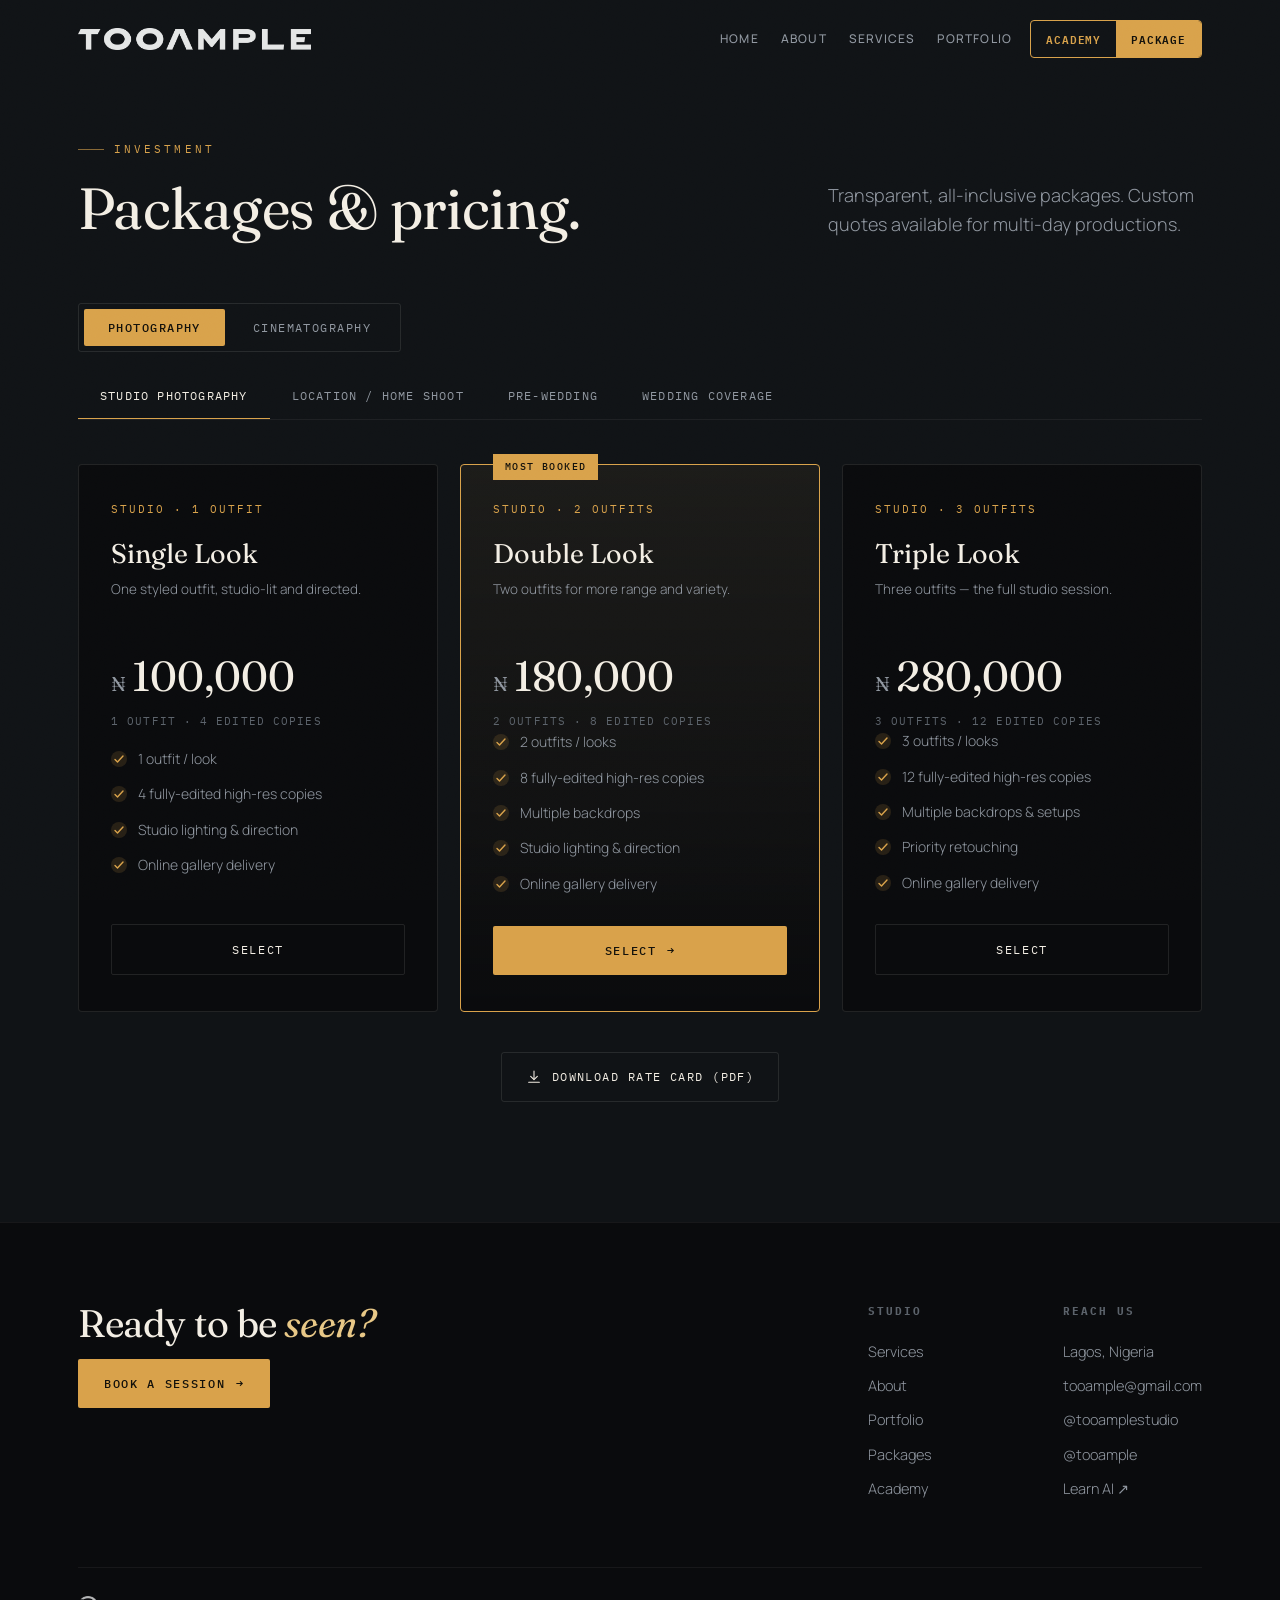
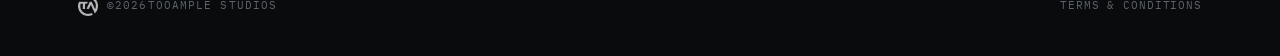
<file: packages.html>
<!DOCTYPE html>
<html lang="en">
<head>
<meta charset="UTF-8" />
<meta name="viewport" content="width=device-width, initial-scale=1.0" />
<title>Packages &amp; Prices — TooAmple Studios</title>
<link rel="preconnect" href="https://fonts.googleapis.com">
<link rel="preconnect" href="https://fonts.gstatic.com" crossorigin>
<link href="https://fonts.googleapis.com/css2?family=Fraunces:ital,opsz,wght@0,9..144,300..600;1,9..144,300..500&family=Manrope:wght@300;400;500;600;700&family=IBM+Plex+Mono:wght@400;500&display=swap" rel="stylesheet">
<link rel="stylesheet" href="styles.css?v=22">
<link rel="icon" href="Images/tooample-badge.png">
<link rel="manifest" href="/manifest.webmanifest">
<meta name="theme-color" content="#0A0B0D">
<meta name="mobile-web-app-capable" content="yes">
<meta name="apple-mobile-web-app-capable" content="yes">
<meta name="apple-mobile-web-app-status-bar-style" content="black-translucent">
<meta name="apple-mobile-web-app-title" content="TooAmple">
<link rel="apple-touch-icon" href="/apple-touch-icon.png">
<link rel="icon" type="image/png" sizes="32x32" href="/favicon-32.png">

</head>
<body>
<div class="grain"></div>
<header id="hdr">
  <div class="wrap nav">
    <a class="brand" href="index.html#top">
      <img class="brand-word" src="Images/ta-wordmark.png" alt="TooAmple" />
    </a>
    <nav class="nav-links">
      <a href="index.html">Home</a>
      <a href="about.html">About</a>
      <a href="services.html">Services</a>
      <a href="portfolio.html">Portfolio</a>
    </nav>
    <div class="nav-cta">
        <a href="academy.html" class="acad">Academy</a>
        <a href="packages.html" class="bookings">Package</a>
      </div>
    <button class="menu-btn" onclick="document.querySelector('.nav-links').style.display='flex'">Menu</button>
  </div>
</header>

<div class="mobile-bar">
  <a href="index.html" class="mob-ico" aria-label="Home" title="Home">
    <svg viewBox="0 0 24 24" fill="none" stroke="currentColor" stroke-width="2" stroke-linecap="round" stroke-linejoin="round"><path d="M3 9.5L12 3l9 6.5V20a1 1 0 01-1 1H4a1 1 0 01-1-1V9.5z"/><path d="M9 21V12h6v9"/></svg>
  </a>
  <a href="about.html" class="mob-ico" aria-label="About" title="About">
    <svg viewBox="0 0 24 24" fill="none" stroke="currentColor" stroke-width="2" stroke-linecap="round" stroke-linejoin="round"><circle cx="12" cy="8" r="4"/><path d="M4 20c0-4 3.6-7 8-7s8 3 8 7"/></svg>
  </a>
  <div class="mob-cta">
    <a href="academy.html" class="acad">Academy</a>
    <a href="packages.html" class="bookings">Package</a>
  </div>
  <a href="portfolio.html" class="mob-ico" aria-label="Portfolio" title="Portfolio">
    <svg viewBox="0 0 24 24" fill="none" stroke="currentColor" stroke-width="2" stroke-linecap="round" stroke-linejoin="round"><rect x="3" y="5" width="18" height="14" rx="2"/><circle cx="8.5" cy="10" r="1.5"/><path d="M21 16l-5-5-5 5-2-2-5 5"/></svg>
  </a>
  <a href="mailto:tooample@gmail.com" class="mob-ico" aria-label="Reach us" title="Reach us">
    <svg viewBox="0 0 24 24" fill="none" stroke="currentColor" stroke-width="2" stroke-linecap="round" stroke-linejoin="round"><rect x="3" y="5" width="18" height="14" rx="2"/><path d="M3.5 7l8.5 6 8.5-6"/></svg>
  </a>
</div>

<!-- PRICING -->
<section class="section pricing subpage" id="pricing">
  <div class="wrap">
    <div class="shead reveal">
      <div>
        <span class="eyebrow">Investment</span>
        <h2 style="margin-top:20px">Packages &amp; pricing.</h2>
      </div>
      <p class="lead sub">Transparent, all-inclusive packages. Custom quotes available for multi-day productions.</p>
    </div>

    <div class="reveal">
      <div class="tabs">
        <button class="tab active" data-tab="photo" onclick="switchTab('photo')">Photography</button>
        <button class="tab" data-tab="video" onclick="switchTab('video')">Cinematography</button>
      </div>
    </div>

    <!-- PHOTOGRAPHY (with sub-menu) -->
    <div id="photo">
      <div class="subtabs">
        <button class="subtab active" data-sub="studio" onclick="switchSub('photo','studio')">Studio Photography</button>
        <button class="subtab" data-sub="location" onclick="switchSub('photo','location')">Location / Home Shoot</button>
        <button class="subtab" data-sub="prewed" onclick="switchSub('photo','prewed')">Pre-Wedding</button>
        <button class="subtab" data-sub="wedding" onclick="switchSub('photo','wedding')">Wedding Coverage</button>
      </div>

      <!-- Studio Photography — rendered from data/packages.json by pricing.js -->
      <div class="price-grid sub-pane" id="studio"></div>

      <!-- Pre-Wedding — rendered from data/packages.json by pricing.js -->
      <div class="price-grid sub-pane" id="prewed" style="display:none"></div>

      <!-- Location Shoot — rendered from data/packages.json by pricing.js -->
      <div class="price-grid sub-pane" id="location" style="display:none"></div>

      <!-- Wedding (Photography) — rendered from data/packages.json by pricing.js -->
      <div class="price-grid sub-pane" id="wedding" style="display:none"></div>
    </div>

    <!-- CINEMATOGRAPHY (with sub-menu) -->
    <div id="video" style="display:none">
      <div class="subtabs">
        <button class="subtab active" data-sub="music" onclick="switchSub('video','music')">Music Video Shoot</button>
        <button class="subtab" data-sub="commercial" onclick="switchSub('video','commercial')">Commercial Shoot</button>
        <button class="subtab" data-sub="weddingcov" onclick="switchSub('video','weddingcov')">Wedding Coverage</button>
      </div>

      <!-- Music Video Shoot -->
      <div class="price-grid sub-pane" id="music">
        <div class="plan">
          <span class="cat">Music · Viral</span>
          <div class="pname">Viral Video</div>
          <p class="desc">Short-form vertical built to travel.</p>
          <div class="amt quote-amt">Request a quote</div>
          <div class="per">Per video</div>
          <ul>
            <li>1 location, single setup</li>
            <li>Vertical / short-form edit</li>
            <li>Fast turnaround</li>
            <li>Colour grade</li>
          </ul>
          <div class="pbtn"><a href="book.html?quote=Music%20%E2%80%94%20Viral%20Video" class="btn btn-ghost">Request a quote</a></div>
        </div>
        <div class="plan">
          <span class="cat">Music · Visualizer</span>
          <div class="pname">Visualizer</div>
          <p class="desc">Looping, lyric-friendly visual piece.</p>
          <div class="amt quote-amt">Request a quote</div>
          <div class="per">Per video</div>
          <ul>
            <li>Single concept / setup</li>
            <li>Looped or animated visual</li>
            <li>Lyric-ready</li>
            <li>Colour grade</li>
          </ul>
          <div class="pbtn"><a href="book.html?quote=Music%20%E2%80%94%20Visualizer" class="btn btn-ghost">Request a quote</a></div>
        </div>
        <div class="plan feat">
          <span class="badge">Signature</span>
          <span class="cat">Music · Official</span>
          <div class="pname">Official Music Video</div>
          <p class="desc">Full-concept, multi-scene production.</p>
          <div class="amt quote-amt">Request a quote</div>
          <div class="per">Per video</div>
          <ul>
            <li>Concept, treatment &amp; storyboard</li>
            <li>Full crew &amp; multiple locations</li>
            <li>Talent &amp; styling direction</li>
            <li>Edit, grade &amp; sound design</li>
          </ul>
          <div class="pbtn"><a href="book.html?quote=Music%20%E2%80%94%20Official%20Video" class="btn btn-gold">Request a quote <span class="arr">→</span></a></div>
        </div>
        <p class="pane-note">Music video prices are placeholders — update anytime.</p>
      </div>

      <!-- Commercial Shoot -->
      <div class="price-grid sub-pane" id="commercial" style="display:none">
        <div class="plan">
          <span class="cat">Commercial · Promo</span>
          <div class="pname">Promo / Event Film</div>
          <p class="desc">Cinematic film for launches &amp; events.</p>
          <div class="amt quote-amt">Request a quote</div>
          <div class="per">Per shoot · up to 6 hrs</div>
          <ul>
            <li>Single cinematographer</li>
            <li>Up to 6 hours coverage</li>
            <li>60–90 sec film</li>
            <li>Licensed track &amp; grade</li>
          </ul>
          <div class="pbtn"><a href="book.html?quote=Commercial%20%E2%80%94%20Promo%20/%20Event" class="btn btn-ghost">Request a quote</a></div>
        </div>
        <div class="plan feat">
          <span class="badge">Most booked</span>
          <span class="cat">Commercial · Brand</span>
          <div class="pname">Brand Commercial</div>
          <p class="desc">Concept-led commercial for brands.</p>
          <div class="amt quote-amt">Request a quote</div>
          <div class="per">1–2 day shoot</div>
          <ul>
            <li>Concept &amp; production crew</li>
            <li>1–2 day shoot</li>
            <li>30–60 sec hero + cutdowns</li>
            <li>Grade &amp; sound design</li>
          </ul>
          <div class="pbtn"><a href="book.html?quote=Commercial%20%E2%80%94%20Brand%20Commercial" class="btn btn-gold">Request a quote <span class="arr">→</span></a></div>
        </div>
        <div class="plan">
          <span class="cat">Commercial · Campaign</span>
          <div class="pname">Full Campaign</div>
          <p class="desc">End-to-end campaign production.</p>
          <div class="amt quote-amt">Request a quote</div>
          <div class="per">Per production · custom</div>
          <ul>
            <li>Script, storyboard &amp; direction</li>
            <li>Full crew, talent &amp; locations</li>
            <li>Multi-deliverable suite</li>
            <li>Usage &amp; licensing included</li>
          </ul>
          <div class="pbtn"><a href="book.html?quote=Commercial%20%E2%80%94%20Full%20Campaign" class="btn btn-ghost">Request a quote</a></div>
        </div>
        <p class="pane-note">Commercial prices are placeholders — update anytime.</p>
      </div>

      <!-- Wedding Coverage (Video) -->
      <div class="price-grid sub-pane" id="weddingcov" style="display:none">
        <div class="plan">
          <span class="cat">Complete · Bronze</span>
          <div class="pname">Bronze</div>
          <p class="desc">Photo &amp; film coverage — the essentials.</p>
          <div class="amt"><span class="cur">₦</span>800,000</div>
          <div class="per">Photo + Video</div>
          <ul>
            <li>1 photographer + 1 cinematographer</li>
            <li>Up to 6 hours coverage</li>
            <li>150 edited images</li>
            <li>3-min highlight film</li>
          </ul>
          <div class="pbtn"><a href="book.html?pkg=Wedding%20Coverage%20%E2%80%94%20Bronze" class="btn btn-ghost">Select</a></div>
        </div>
        <div class="plan feat">
          <span class="badge">Most booked</span>
          <span class="cat">Complete · Silver</span>
          <div class="pname">Silver</div>
          <p class="desc">Fuller photo &amp; film coverage of the day.</p>
          <div class="amt"><span class="cur">₦</span>1,000,000</div>
          <div class="per">Photo + Video</div>
          <ul>
            <li>2 photographers + 1 cinematographer</li>
            <li>Up to 10 hours coverage</li>
            <li>300 edited images</li>
            <li>7-min film + teaser</li>
          </ul>
          <div class="pbtn"><a href="book.html?pkg=Wedding%20Coverage%20%E2%80%94%20Silver" class="btn btn-gold">Select <span class="arr">→</span></a></div>
        </div>
        <div class="plan">
          <span class="cat">Complete · Gold</span>
          <div class="pname">Gold</div>
          <p class="desc">Full crew — the signature wedding package.</p>
          <div class="amt"><span class="cur">₦</span>1,500,000</div>
          <div class="per">Photo + Video</div>
          <ul>
            <li>2 photographers + 2 cinematographers</li>
            <li>Full-day coverage</li>
            <li>500+ edited images</li>
            <li>10-min feature film + teaser</li>
            <li>Pre-wedding shoot included</li>
            <li>Drone &amp; gimbal coverage</li>
          </ul>
          <div class="pbtn"><a href="book.html?pkg=Wedding%20Coverage%20%E2%80%94%20Gold" class="btn btn-ghost">Select</a></div>
        </div>
      </div>
    </div>

    <div class="work-more" style="margin-top:40px">
      <a class="ig-btn" href="TooAmple-Rate-Card.pdf" download>
        <svg viewBox="0 0 24 24" fill="none" stroke="currentColor" stroke-width="1.6" stroke-linecap="round" stroke-linejoin="round"><path d="M12 3v12"/><path d="M7 11l5 5 5-5"/><path d="M4 20h16"/></svg>
        <span>Download rate card (PDF)</span>
      </a>
    </div>
  </div>
</section>

<footer>
  <div class="wrap">
    <div class="foot-inner">
      <div class="foot-brand">
        <h3 class="foot-cta">Ready to be <em>seen?</em></h3>
        <a href="book.html" class="btn btn-gold">Book a session <span class="arr">→</span></a>
      </div>
      <div class="foot-grid">
        <div class="fcol">
          <h4>Studio</h4>
          <a href="services.html">Services</a>
          <a href="about.html">About</a>
          <a href="portfolio.html">Portfolio</a>
          <a href="packages.html">Packages</a>
          <a href="academy.html">Academy</a>
        </div>
        <div class="fcol">
          <h4>Reach us</h4>
          <p>Lagos, Nigeria</p>
          <a href="mailto:tooample@gmail.com">tooample@gmail.com</a>
          <a href="https://www.instagram.com/tooamplestudio/" target="_blank" rel="noopener">@tooamplestudio</a>
          <a href="https://www.instagram.com/tooample/" target="_blank" rel="noopener">@tooample</a>
          <a href="https://regxvisuals.com" target="_blank" rel="noopener">Learn AI ↗</a>
        </div>
      </div>
    </div>
    <div class="foot-bot">
      <span class="foot-copy"><img src="Images/tooample-badge.png" alt="" class="foot-badge" />© <span id="yr"></span> TOOAMPLE STUDIOS</span>
      <a href="terms.html" class="foot-terms">Terms &amp; Conditions</a>
    </div>
  </div>
</footer>

<script>
const hdr=document.getElementById('hdr');
addEventListener('scroll',()=>hdr.classList.toggle('scrolled',scrollY>40));
document.getElementById('yr').textContent=new Date().getFullYear();
const io=new IntersectionObserver(es=>es.forEach(e=>{if(e.isIntersecting){e.target.classList.add('in');io.unobserve(e.target);}}),{threshold:0.12});
document.querySelectorAll('.reveal').forEach(el=>io.observe(el));

function switchTab(t){document.querySelectorAll('.tab').forEach(b=>b.classList.toggle('active',b.dataset.tab===t));document.getElementById('photo').style.display=t==='photo'?'block':'none';document.getElementById('video').style.display=t==='video'?'block':'none';}
function switchSub(scope,s){const r=document.getElementById(scope);r.querySelectorAll('.subtab').forEach(b=>b.classList.toggle('active',b.dataset.sub===s));r.querySelectorAll('.sub-pane').forEach(p=>p.style.display=p.id===s?'grid':'none');}
// package buttons -> book page with the package pre-filled
function openBookModal(pkg){location.href='book.html?pkg='+encodeURIComponent(pkg);}
function goQuote(pkg){location.href='book.html?quote='+encodeURIComponent(pkg);}

// register service worker (installable app + offline)
if('serviceWorker' in navigator){
  addEventListener('load',()=>navigator.serviceWorker.register('/sw.js').catch(()=>{}));
}
</script>
<script src="pricing.js?v=1"></script>
<script>TooAmplePricing.init('packages');</script>
</body>
</html>
</file>
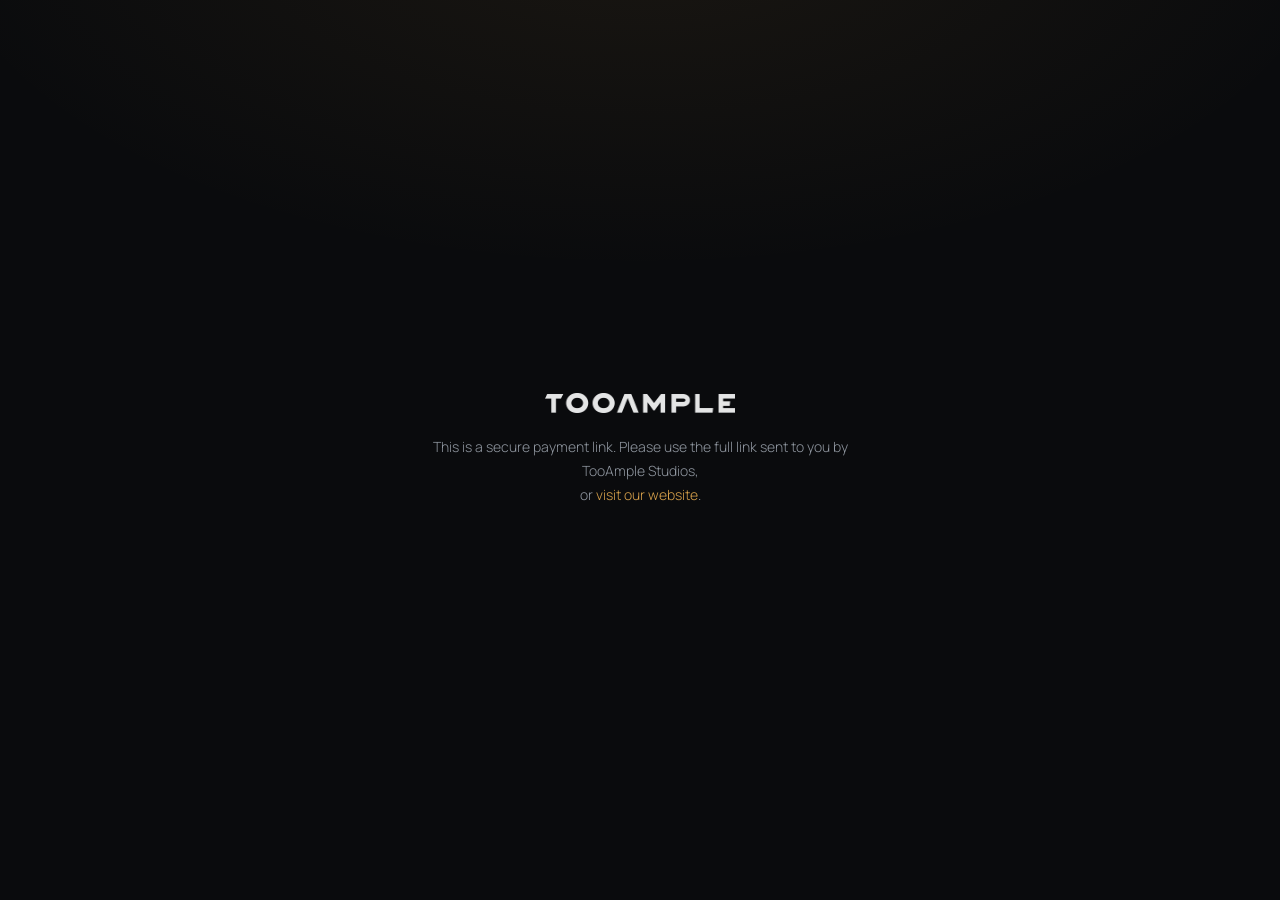
<file: pay.html>
<!DOCTYPE html>
<html lang="en">
<head>
<meta charset="UTF-8" />
<meta name="viewport" content="width=device-width, initial-scale=1.0" />
<title>Secure Payment — TooAmple Studios</title>
<meta name="description" content="Secure payment to TooAmple Studios.">
<meta name="robots" content="noindex">
<link rel="preconnect" href="https://fonts.googleapis.com">
<link rel="preconnect" href="https://fonts.gstatic.com" crossorigin>
<link href="https://fonts.googleapis.com/css2?family=Fraunces:ital,opsz,wght@0,9..144,300..600;1,9..144,300..500&family=Manrope:wght@300;400;500;600;700&family=IBM+Plex+Mono:wght@400;500&display=swap" rel="stylesheet">
<link rel="icon" href="Images/tooample-badge.png">
<link rel="apple-touch-icon" href="/apple-touch-icon.png">
<meta name="theme-color" content="#0A0B0D">
<script src="https://js.paystack.co/v1/inline.js"></script>
<style>
:root{
  --bg:#0A0B0D;--bg-2:#101316;--bg-3:#161A1E;
  --line:rgba(243,238,228,0.10);--line-soft:rgba(243,238,228,0.06);
  --ink:#F3EEE4;--muted:#9097A0;--muted-2:#5C636B;
  --gold:#D9A24B;--gold-soft:#E8C887;
  --serif:"Fraunces",Georgia,serif;--sans:"Manrope",system-ui,sans-serif;--mono:"IBM Plex Mono",ui-monospace,monospace;
}
*{box-sizing:border-box;margin:0;padding:0}
body{background:var(--bg);color:var(--ink);font-family:var(--sans);min-height:100vh;min-height:100svh;
  display:flex;flex-direction:column;align-items:center;justify-content:center;padding:26px 18px;
  background-image:radial-gradient(1200px 600px at 50% -10%,rgba(217,162,75,.08),transparent 60%)}
button{font-family:inherit;cursor:pointer;border:none;background:none;color:inherit}
a{color:var(--gold);text-decoration:none}
.brandbar{display:flex;justify-content:center;margin-bottom:22px}
.brandbar img{height:20px;max-width:190px;width:auto;opacity:.95}
@media(max-width:520px){.brandbar img{height:17px;max-width:150px}}
.eyebrow{display:inline-flex;align-items:center;gap:10px;font-family:var(--mono);font-size:10.5px;letter-spacing:.24em;text-transform:uppercase;color:var(--gold)}
.eyebrow::before{content:"";width:24px;height:1px;background:var(--gold);opacity:.6}

/* invoice card */
.card{width:100%;max-width:460px;background:var(--bg-2);border:1px solid var(--line);border-radius:14px;
  box-shadow:0 40px 100px -30px rgba(0,0,0,.8);overflow:hidden}
.card-top{padding:30px 30px 26px;border-bottom:1px solid var(--line-soft)}
.card-body{padding:26px 30px 30px}
.inv-item{font-family:var(--serif);font-size:27px;line-height:1.12;margin:14px 0 6px}
.inv-note{color:var(--muted);font-size:14px;font-weight:300;line-height:1.6}
.amount-box{display:flex;align-items:baseline;justify-content:space-between;gap:12px;
  margin:22px 0 0;padding:18px 20px;border:1px solid rgba(217,162,75,.35);border-radius:10px;
  background:linear-gradient(180deg,rgba(217,162,75,.08),transparent)}
.amount-box .lbl{font-family:var(--mono);font-size:10.5px;letter-spacing:.2em;text-transform:uppercase;color:var(--muted)}
.amount-box{flex-direction:column;align-items:stretch;gap:6px}
.amount-box .lbl{margin-bottom:2px}
.amount-box .amt{font-family:var(--serif);font-size:32px;color:var(--gold-soft);white-space:nowrap;line-height:1}
.amount-box .was{display:flex;align-items:center;gap:10px;margin-top:2px}
.amount-box .was s{color:var(--muted-2);font-size:16px;font-family:var(--sans);text-decoration:line-through}
.amount-box .save{font-family:var(--mono);font-size:9.5px;letter-spacing:.1em;text-transform:uppercase;color:#13110B;background:var(--gold);padding:3px 8px;border-radius:3px;font-weight:600}
.incl{list-style:none;margin:20px 0 0;display:flex;flex-direction:column;gap:9px}
.incl li{display:flex;gap:10px;align-items:flex-start;color:var(--muted);font-size:13.5px;font-weight:300;line-height:1.5}
.incl svg{width:16px;height:16px;color:var(--gold);flex:none;margin-top:1px}
.terms{display:flex;gap:11px;align-items:flex-start;margin:22px 0 0;padding:14px 16px;border:1px solid var(--line);border-radius:9px;background:var(--bg-3)}
.terms.err{border-color:#c0603f}
.terms input{width:19px;height:19px;flex:none;margin-top:1px;accent-color:var(--gold);cursor:pointer}
.terms label{font-size:13px;color:var(--muted);line-height:1.5;cursor:pointer}
.paybtn{width:100%;margin-top:20px;background:var(--gold);color:#13110B;font-family:var(--mono);font-size:12.5px;
  letter-spacing:.1em;text-transform:uppercase;font-weight:600;padding:16px 20px;border-radius:9px;transition:.25s;
  display:flex;align-items:center;justify-content:center;gap:9px;line-height:1}
.paybtn svg{width:18px;height:18px;flex:none}
.paybtn:hover{background:var(--gold-soft)}
.paybtn:disabled{opacity:.55;cursor:not-allowed}
.secure{display:flex;align-items:center;justify-content:center;gap:8px;margin-top:16px;font-family:var(--mono);
  font-size:10px;letter-spacing:.12em;text-transform:uppercase;color:var(--muted-2)}
.secure svg{width:13px;height:13px}
.chan{text-align:center;margin-top:8px;font-size:12px;color:var(--muted-2)}

/* confirmation */
.done{text-align:center;padding:8px 4px}
.done .ring{width:60px;height:60px;border-radius:50%;border:1px solid rgba(217,162,75,.4);display:grid;place-items:center;margin:0 auto 18px}
.done h2{font-family:var(--serif);font-size:25px;margin-bottom:10px}
.done p{color:var(--muted);font-size:14px;font-weight:300;line-height:1.6;max-width:34ch;margin:0 auto}
.done .ref{margin-top:18px;font-family:var(--mono);font-size:11px;letter-spacing:.1em;color:var(--muted-2)}

/* primary bank transfer */
.pay-primary{margin-top:20px}
.pp-head{display:flex;align-items:center;gap:10px;margin-bottom:12px}
.pp-step{font-family:var(--mono);font-size:9.5px;letter-spacing:.14em;text-transform:uppercase;color:#13110B;background:var(--gold);padding:4px 8px;border-radius:3px;font-weight:600}
.pp-title{font-family:var(--sans);font-size:14px;color:var(--ink);font-weight:500}
.bank{border:1px solid var(--line);border-radius:11px;background:var(--bg-3);overflow:hidden}
.bank-row{display:flex;align-items:center;justify-content:space-between;gap:14px;padding:13px 16px;border-bottom:1px solid var(--line-soft)}
.bank-row:last-child{border-bottom:none}
.bk{font-family:var(--mono);font-size:10px;letter-spacing:.12em;text-transform:uppercase;color:var(--muted)}
.bv{font-family:var(--sans);font-size:15px;color:var(--ink);font-weight:500;text-align:right}
.bv.gold{color:var(--gold-soft);font-family:var(--serif);font-size:18px}
.bv.acct{display:inline-flex;align-items:center;gap:9px;background:none;border:none;cursor:pointer;position:relative;padding:6px 8px;border-radius:6px;transition:.2s}
.bv.acct:hover{background:rgba(217,162,75,.1)}
.acct-no{font-family:var(--mono);font-size:16px;letter-spacing:.04em;color:var(--ink)}
.bv.acct .cp{width:15px;height:15px;color:var(--gold)}
.bv.acct .cp-ok{display:none;font-family:var(--mono);font-size:10px;letter-spacing:.08em;color:#5ba36f;text-transform:uppercase}
.bv.acct.ok .acct-no,.bv.acct.ok .cp{display:none}
.bv.acct.ok .cp-ok{display:inline}
.paybtn svg{width:18px;height:18px;flex:none}

/* secondary card */
.alt{margin-top:22px}
.alt-div{display:flex;align-items:center;gap:12px;color:var(--muted-2);font-family:var(--mono);font-size:10px;letter-spacing:.1em;text-transform:uppercase;margin-bottom:14px}
.alt-div::before,.alt-div::after{content:"";flex:1;height:1px;background:var(--line-soft)}
.altbtn{width:100%;background:var(--bg-3);border:1px solid var(--line);color:var(--ink);font-family:var(--mono);font-size:11.5px;letter-spacing:.08em;text-transform:uppercase;padding:14px 18px;border-radius:9px;display:flex;align-items:center;justify-content:center;gap:9px;transition:.25s}
.altbtn:hover{border-color:var(--gold);color:var(--gold)}
.altbtn svg{width:17px;height:17px;flex:none}
.altbtn:disabled{opacity:.55;cursor:not-allowed}

/* waiting state */
.wait{text-align:center;padding:6px 4px}
.spin{width:46px;height:46px;border-radius:50%;border:3px solid var(--line);border-top-color:var(--gold);margin:0 auto 16px;animation:spin 1s linear infinite}
@keyframes spin{to{transform:rotate(360deg)}}
.wtimer{font-family:var(--mono);font-size:26px;letter-spacing:.06em;color:var(--gold-soft);margin-bottom:14px}
.wait h2{font-family:var(--serif);font-size:22px;margin-bottom:10px;line-height:1.2}
.wait p{color:var(--muted);font-size:14px;font-weight:300;line-height:1.6;max-width:36ch;margin:0 auto 18px}
.wabtn{display:inline-flex;align-items:center;justify-content:center;gap:9px;width:100%;background:#25D366;color:#062616;font-family:var(--mono);font-size:12px;letter-spacing:.08em;text-transform:uppercase;font-weight:600;padding:15px 18px;border-radius:9px;transition:.25s}
.wabtn:hover{background:#20bd5a}
.wabtn svg{width:19px;height:19px;flex:none}
.wnote{font-size:12px!important;color:var(--muted-2)!important;margin-top:16px!important}

.foot{margin-top:24px;text-align:center;font-family:var(--mono);font-size:10px;letter-spacing:.14em;text-transform:uppercase;color:var(--muted-2)}
.foot a{color:var(--muted-2)}

/* empty / error state */
.hint{max-width:460px;text-align:center;color:var(--muted);font-size:14px;line-height:1.7;font-weight:300}
.hidden{display:none!important}

/* ---- generator (only shows on pay.html?admin=1) ---- */
.gen{width:100%;max-width:560px;background:var(--bg-2);border:1px solid var(--line);border-radius:14px;padding:26px 28px;margin-top:8px}
.gen h3{font-family:var(--serif);font-size:22px;margin-bottom:4px}
.gen p.sub{color:var(--muted);font-size:13px;font-weight:300;margin-bottom:20px}
.gen label{display:block;font-family:var(--mono);font-size:10px;letter-spacing:.16em;text-transform:uppercase;color:var(--muted);margin:14px 0 7px}
.gen select,.gen input{width:100%;background:var(--bg);border:1px solid var(--line);border-radius:8px;color:var(--ink);padding:13px 14px;font-family:inherit;font-size:14px}
.gen .row{display:flex;gap:12px}
.gen .row>div{flex:1}
.gen-out{margin-top:20px;padding:14px;border:1px dashed rgba(217,162,75,.4);border-radius:9px;background:var(--bg-3);word-break:break-all;font-family:var(--mono);font-size:12px;color:var(--gold-soft);line-height:1.5}
.gen-btns{display:flex;gap:10px;margin-top:14px}
.gen-btns button{flex:1;padding:13px;border-radius:8px;font-family:var(--mono);font-size:11px;letter-spacing:.08em;text-transform:uppercase}
.gen-copy{background:var(--gold);color:#13110B;font-weight:600}
.gen-wa{background:var(--bg-3);border:1px solid var(--line);color:var(--ink)}
.gen-copy.ok{background:#5ba36f;color:#fff}
</style>
</head>
<body>

<!-- ============ INVOICE VIEW ============ -->
<div id="invoiceView" class="hidden">
  <div class="card">
    <div class="card-top">
      <div class="brandbar"><img src="Images/ta-wordmark.png" alt="TooAmple" onerror="this.style.display='none'"></div>
      <span class="eyebrow">Payment Request</span>
      <h1 class="inv-item" id="invItem">—</h1>
      <p class="inv-note" id="invNote"></p>
      <div class="amount-box">
        <span class="lbl">Amount due</span>
        <span class="amt" id="invAmt">₦0</span>
        <span class="was" id="invWas" style="display:none">
          <s id="invWasAmt">₦0</s>
          <span class="save" id="invSave">Save 0%</span>
        </span>
      </div>
      <ul class="incl" id="invIncl"></ul>
    </div>
    <div class="card-body">
      <div class="terms" id="termsWrap">
        <input type="checkbox" id="agree">
        <label for="agree">I have read and agree to the <a href="terms.html" target="_blank" rel="noopener">Terms &amp; Conditions</a>.</label>
      </div>

      <!-- PRIMARY: bank transfer -->
      <div class="pay-primary">
        <div class="pp-head">
          <span class="pp-step">Step 1</span>
          <span class="pp-title">Transfer to the account below</span>
        </div>
        <div class="bank">
          <div class="bank-row">
            <span class="bk">Bank</span>
            <span class="bv">Moniepoint</span>
          </div>
          <div class="bank-row">
            <span class="bk">Account number</span>
            <button class="bv acct" id="acctBtn" onclick="copyAcct()" title="Tap to copy">
              <span class="acct-no">8069025479</span>
              <svg class="cp" viewBox="0 0 24 24" fill="none" stroke="currentColor" stroke-width="1.7" stroke-linecap="round" stroke-linejoin="round"><rect x="9" y="9" width="11" height="11" rx="2"/><path d="M5 15V5a2 2 0 012-2h8"/></svg>
              <span class="cp-ok">Copied ✓</span>
            </button>
          </div>
          <div class="bank-row">
            <span class="bk">Account name</span>
            <span class="bv">TOOAMPLE LIMITED</span>
          </div>
          <div class="bank-row">
            <span class="bk">Amount</span>
            <span class="bv gold" id="bankAmt">₦0</span>
          </div>
        </div>
        <button class="paybtn" id="sentBtn">
          <svg viewBox="0 0 24 24" fill="none" stroke="currentColor" stroke-width="2" stroke-linecap="round" stroke-linejoin="round"><path d="M5 12l5 5L20 7"/></svg>
          <span>I've sent the transfer</span>
        </button>
      </div>

      <!-- SECONDARY: card via Paystack -->
      <div class="alt">
        <div class="alt-div"><span>or pay with card / USSD</span></div>
        <button class="altbtn" id="payBtn">
          <svg viewBox="0 0 24 24" fill="none" stroke="currentColor" stroke-width="1.8" stroke-linecap="round" stroke-linejoin="round"><rect x="2" y="5" width="20" height="14" rx="2"/><path d="M2 10h20"/></svg>
          <span>Pay with card (Paystack)</span>
        </button>
        <div class="secure">
          <svg viewBox="0 0 24 24" fill="none" stroke="currentColor" stroke-width="1.7"><rect x="4" y="10" width="16" height="11" rx="2"/><path d="M8 10V7a4 4 0 018 0v3"/></svg>
          Card · USSD secured by Paystack
        </div>
      </div>
    </div>
  </div>
  <div class="foot">TooAmple Studios · Lagos · <a href="terms.html">Terms</a></div>
</div>

<!-- ============ WAITING FOR PAYMENT ============ -->
<div id="waitView" class="hidden">
  <div class="card">
    <div class="card-body">
      <div class="wait">
        <div class="spin"></div>
        <div class="wtimer" id="wTimer">00:00</div>
        <h2>Waiting for payment to be received</h2>
        <p>Thank you. Please share your transfer receipt on WhatsApp so we can confirm your payment and lock in your booking.</p>
        <a class="wabtn" id="waBtn" href="#" target="_blank" rel="noopener">
          <svg viewBox="0 0 24 24" fill="currentColor"><path d="M12 2a10 10 0 00-8.6 15l-1.3 4.7 4.8-1.3A10 10 0 1012 2zm5.3 14.1c-.2.6-1.3 1.2-1.8 1.2-.5.1-1 .1-1.7-.1-.4-.1-.9-.3-1.5-.6-2.7-1.2-4.4-3.9-4.6-4.1-.1-.2-1-1.4-1-2.6 0-1.2.6-1.8.9-2.1.2-.2.5-.3.7-.3h.5c.2 0 .4 0 .6.5l.8 1.9c.1.2.1.3 0 .5l-.4.5c-.2.2-.3.4-.1.6.6 1 1.3 1.6 2.2 2.1.2.1.4.1.5-.1l.6-.8c.2-.2.3-.2.6-.1l1.8.9c.2.1.4.2.4.3.1.2.1.7-.1 1.3z"/></svg>
          Share receipt on WhatsApp
        </a>
        <p class="wnote">Your booking is confirmed once we verify the transfer — usually within a few hours during business time.</p>
      </div>
    </div>
  </div>
  <div class="foot">TooAmple Studios · Lagos</div>
</div>

<!-- ============ CONFIRMATION VIEW ============ -->
<div id="doneView" class="hidden">
  <div class="card">
    <div class="card-body">
      <div class="done">
        <div class="ring"><svg width="26" height="26" viewBox="0 0 24 24" fill="none" stroke="#D9A24B" stroke-width="1.6"><path d="M5 13l4 4L19 7"/></svg></div>
        <h2>Payment received</h2>
        <p id="doneMsg">Thank you. Your payment to TooAmple Studios was successful — a receipt has been sent to your email.</p>
        <div class="ref" id="doneRef"></div>
      </div>
    </div>
  </div>
  <div class="foot">TooAmple Studios · Lagos</div>
</div>

<!-- ============ EMPTY STATE ============ -->
<div id="emptyView" class="hidden">
  <div class="brandbar"><img src="Images/ta-wordmark.png" alt="TooAmple" onerror="this.style.display='none'"></div>
  <p class="hint">This is a secure payment link. Please use the full link sent to you by TooAmple Studios,<br>or <a href="index.html">visit our website</a>.</p>
</div>

<!-- ============ LINK GENERATOR (pay.html?admin=1) ============ -->
<div id="genView" class="hidden">
  <div class="gen">
    <h3>Create a payment link</h3>
    <p class="sub">Pick a package or enter a custom amount, then copy the link and send it to your client.</p>

    <label>Package</label>
    <select id="genPkg" onchange="genFromSelect()"></select>

    <div class="row">
      <div>
        <label>Item name</label>
        <input id="genName" type="text" placeholder="e.g. Studio Photography" oninput="buildLink()">
      </div>
      <div>
        <label>Copies / details</label>
        <input id="genCopies" type="text" placeholder="e.g. 2 outfits · 10 copies" oninput="buildLink()">
      </div>
    </div>

    <div class="row">
      <div>
        <label>Original price (₦) — slashed</label>
        <input id="genWas" type="number" placeholder="100000" oninput="buildLink()">
      </div>
      <div>
        <label>Price to pay (₦)</label>
        <input id="genPrice" type="number" placeholder="80000" oninput="buildLink()">
      </div>
    </div>

    <label>Note to client (optional)</label>
    <input id="genNote" type="text" placeholder="e.g. 20% discount attached" oninput="buildLink()">

    <div class="gen-out" id="genOut">—</div>
    <div class="gen-btns">
      <button class="gen-copy" id="genCopy" onclick="copyLink()">Copy link</button>
      <button class="gen-wa" onclick="waLink()">Send on WhatsApp</button>
    </div>
  </div>
</div>

<script>
/* ================= CONFIG ================= */
const PAYSTACK_PUBLIC_KEY = 'pk_live_15c5b1b68ba4ee388942887758ce10801e2c2319';
const FORMSPREE_ID = 'xvzeoden'; // sends you a sale notification on success
const WHATSAPP = '2348069025479';

/* Packages pulled from the TooAmple site pricing. Edit here anytime. */
let PACKAGES = [
  {group:'Studio Session',   name:'Studio Session — Single Look',  price:100000, note:'1 outfit · 4 edited copies'},
  {group:'Studio Session',   name:'Studio Session — Double Look',  price:180000, note:'2 outfits · 8 edited copies'},
  {group:'Studio Session',   name:'Studio Session — Triple Look',  price:280000, note:'3 outfits · 12 edited copies'},
  {group:'Pre-Wedding',      name:'Pre-Wedding — Single Look',     price:300000, note:'20 edited images'},
  {group:'Pre-Wedding',      name:'Pre-Wedding — Double Look',     price:450000, note:'40 edited images'},
  {group:'Pre-Wedding',      name:'Pre-Wedding — Triple Look',     price:650000, note:'60 edited images'},
  {group:'Location / Event', name:'Location / Event — Single Look',price:150000, note:'4 edited copies'},
  {group:'Location / Event', name:'Location / Event — Double Look',price:250000, note:'8 edited copies'},
  {group:'Location / Event', name:'Location / Event — Triple Look',price:380000, note:'12 edited copies'},
  {group:'Wedding',          name:'Wedding Coverage — Bronze',     price:800000, note:'Photo + Video'},
  {group:'Wedding',          name:'Wedding Coverage — Silver',     price:1000000,note:'Photo + Video'},
  {group:'Wedding',          name:'Wedding Coverage — Gold',       price:1500000,note:'Photo + Video'}
];

async function loadPackages(){
  try{const r=await fetch('data/packages.json',{cache:'no-store'});
    if(r.ok){const d=await r.json();
      if(d&&Array.isArray(d.packages)&&d.packages.length)PACKAGES=d.packages;}}catch(e){}
}
const fmt = n => '\u20a6' + Number(n).toLocaleString();
const qs  = new URLSearchParams(location.search);
const show = id => document.getElementById(id).classList.remove('hidden');

/* ================= INVOICE MODE ================= */
const item  = qs.get('item');
const price = parseInt(qs.get('price')||'0',10);
const note  = qs.get('note')||'';
const was   = parseInt(qs.get('was')||'0',10);   // original price to slash
const copies= qs.get('copies')||'';              // custom inclusions line

(async function(){
  await loadPackages();
  if (qs.get('admin')==='1') {
    initGenerator();
  } else if (item && price>0) {
    renderInvoice(item, price, note, was, copies);
  } else {
    show('emptyView');
  }
})();

function renderInvoice(item, price, note, was, copies){
  document.getElementById('invItem').textContent = item;
  document.getElementById('invAmt').textContent  = fmt(price);
  const noteEl=document.getElementById('invNote');
  if(note){noteEl.textContent=note;}else{noteEl.style.display='none';}
  // discounted display: show slashed original + % saved
  if(was && was>price){
    document.getElementById('invWasAmt').textContent=fmt(was);
    document.getElementById('invSave').textContent='Save '+Math.round((1-price/was)*100)+'%';
    document.getElementById('invWas').style.display='flex';
  }
  // inclusions: custom "copies" text wins, else known-package note
  const pk=PACKAGES.find(p=>p.name===item);
  const inclText = copies || (pk ? pk.note : '');
  const incl=document.getElementById('invIncl');
  if(inclText){
    incl.innerHTML='<li><svg viewBox="0 0 24 24" fill="none" stroke="currentColor" stroke-width="2.2"><path d="M5 13l4 4L19 7"/></svg>'+inclText.replace(/</g,'&lt;')+'</li>';
  } else { incl.style.display='none'; }
  document.getElementById('bankAmt').textContent = fmt(price);
  document.title = item + ' — TooAmple Studios';
  show('invoiceView');

  const agree=document.getElementById('agree');
  const requireTerms=()=>{
    if(!agree.checked){document.getElementById('termsWrap').classList.add('err');if(agree.scrollIntoView)agree.scrollIntoView({behavior:'smooth',block:'center'});agree.focus();return false;}
    return true;
  };
  agree.addEventListener('change',()=>document.getElementById('termsWrap').classList.remove('err'));

  // PRIMARY — I've sent the transfer → waiting view
  document.getElementById('sentBtn').addEventListener('click', ()=>{
    if(!requireTerms()) return;
    notify(item, price, 'BANK TRANSFER — awaiting confirmation');
    startWaiting(item, price);
  });

  // SECONDARY — card via Paystack
  document.getElementById('payBtn').addEventListener('click', ()=>{
    if(!requireTerms()) return;
    payNow(item, price);
  });
}

/* copy account number */
function copyAcct(){
  const num='8069025479';
  const btn=document.getElementById('acctBtn');
  const done=()=>{btn.classList.add('ok');setTimeout(()=>btn.classList.remove('ok'),1600);};
  if(navigator.clipboard&&window.isSecureContext){navigator.clipboard.writeText(num).then(done).catch(fb);}else{fb();}
  function fb(){const t=document.createElement('textarea');t.value=num;t.style.position='fixed';t.style.opacity='0';document.body.appendChild(t);t.select();try{document.execCommand('copy');done();}catch(e){}document.body.removeChild(t);}
}

/* waiting-for-payment view + countdown + WhatsApp receipt */
function startWaiting(item, price){
  const msg='Hi TooAmple! I have made a bank transfer of '+fmt(price)+' for "'+item+'". Here is my payment receipt:';
  document.getElementById('waBtn').href='https://wa.me/'+WHATSAPP+'?text='+encodeURIComponent(msg);
  document.getElementById('invoiceView').classList.add('hidden');
  show('waitView');
  let s=0;
  const el=document.getElementById('wTimer');
  const tick=()=>{s++;const m=String(Math.floor(s/60)).padStart(2,'0');const ss=String(s%60).padStart(2,'0');el.textContent=m+':'+ss;};
  setInterval(tick,1000);
}

function payNow(item, price){
  const btn=document.getElementById('payBtn');
  btn.disabled=true;
  const handler=PaystackPop.setup({
    key:PAYSTACK_PUBLIC_KEY,
    email:'client@tooample.com',        // Paystack asks the payer for their own receipt email in the popup
    amount:price*100,
    currency:'NGN',
    ref:'TA-INV-'+Date.now(),
    channels:['card','bank_transfer','ussd'],
    metadata:{custom_fields:[
      {display_name:'Invoice item',variable_name:'item',value:item},
      {display_name:'Amount',variable_name:'amount',value:fmt(price)}
    ]},
    callback:function(res){
      notify(item, price, res.reference);
      document.getElementById('doneRef').textContent='Reference: '+res.reference;
      document.getElementById('invoiceView').classList.add('hidden');
      show('doneView');
    },
    onClose:function(){ btn.disabled=false; }
  });
  handler.openIframe();
}

function notify(item, price, ref){
  if(!FORMSPREE_ID) return;
  fetch('https://formspree.io/f/'+FORMSPREE_ID,{
    method:'POST',headers:{'Content-Type':'application/json','Accept':'application/json'},
    body:JSON.stringify({_subject:'INVOICE PAID — '+item+' — '+fmt(price),
      type:'INVOICE PAYMENT (paid via pay.html)',item:item,amount:fmt(price),reference:ref})
  }).catch(()=>{});
}

/* ================= LINK GENERATOR ================= */
function initGenerator(){
  show('genView');
  const sel=document.getElementById('genPkg');
  sel.innerHTML='<option value="">— Custom (type below) —</option>'+
    PACKAGES.map((p,i)=>'<option value="'+i+'">'+p.group+' · '+p.name.split('— ')[1]+' — '+fmt(p.price)+'</option>').join('');
  buildLink();
}
function genFromSelect(){
  const i=document.getElementById('genPkg').value;
  if(i===''){buildLink();return;}
  const p=PACKAGES[i];
  document.getElementById('genName').value=p.name;
  document.getElementById('genWas').value=p.price;      // original = list price
  document.getElementById('genPrice').value=p.price;    // edit this down to discount
  document.getElementById('genCopies').value=p.note||'';
  document.getElementById('genNote').value='';
  buildLink();
}
function currentLink(){
  const name=document.getElementById('genName').value.trim();
  const price=parseInt(document.getElementById('genPrice').value||'0',10);
  const was=parseInt(document.getElementById('genWas').value||'0',10);
  const copies=document.getElementById('genCopies').value.trim();
  const note=document.getElementById('genNote').value.trim();
  if(!name||!price) return '';
  const base=location.origin+location.pathname;
  let url=base+'?item='+encodeURIComponent(name)+'&price='+price;
  if(was && was>price) url+='&was='+was;
  if(copies) url+='&copies='+encodeURIComponent(copies);
  if(note) url+='&note='+encodeURIComponent(note);
  return url;
}
function buildLink(){
  const url=currentLink();
  document.getElementById('genOut').textContent = url || 'Fill in an item name and amount…';
}
function copyLink(){
  const url=currentLink(); if(!url)return;
  const btn=document.getElementById('genCopy');
  const done=()=>{btn.textContent='Copied ✓';btn.classList.add('ok');setTimeout(()=>{btn.textContent='Copy link';btn.classList.remove('ok');},1800);};
  if(navigator.clipboard&&window.isSecureContext){navigator.clipboard.writeText(url).then(done).catch(fallback);}else{fallback();}
  function fallback(){const t=document.createElement('textarea');t.value=url;document.body.appendChild(t);t.select();try{document.execCommand('copy');done();}catch(e){}document.body.removeChild(t);}
}
function waLink(){
  const url=currentLink(); if(!url)return;
  const name=document.getElementById('genName').value.trim();
  const msg='Hi! Here is your secure payment link for '+name+' — '+url;
  window.open('https://wa.me/?text='+encodeURIComponent(msg),'_blank');
}
</script>
</body>
</html>
</file>
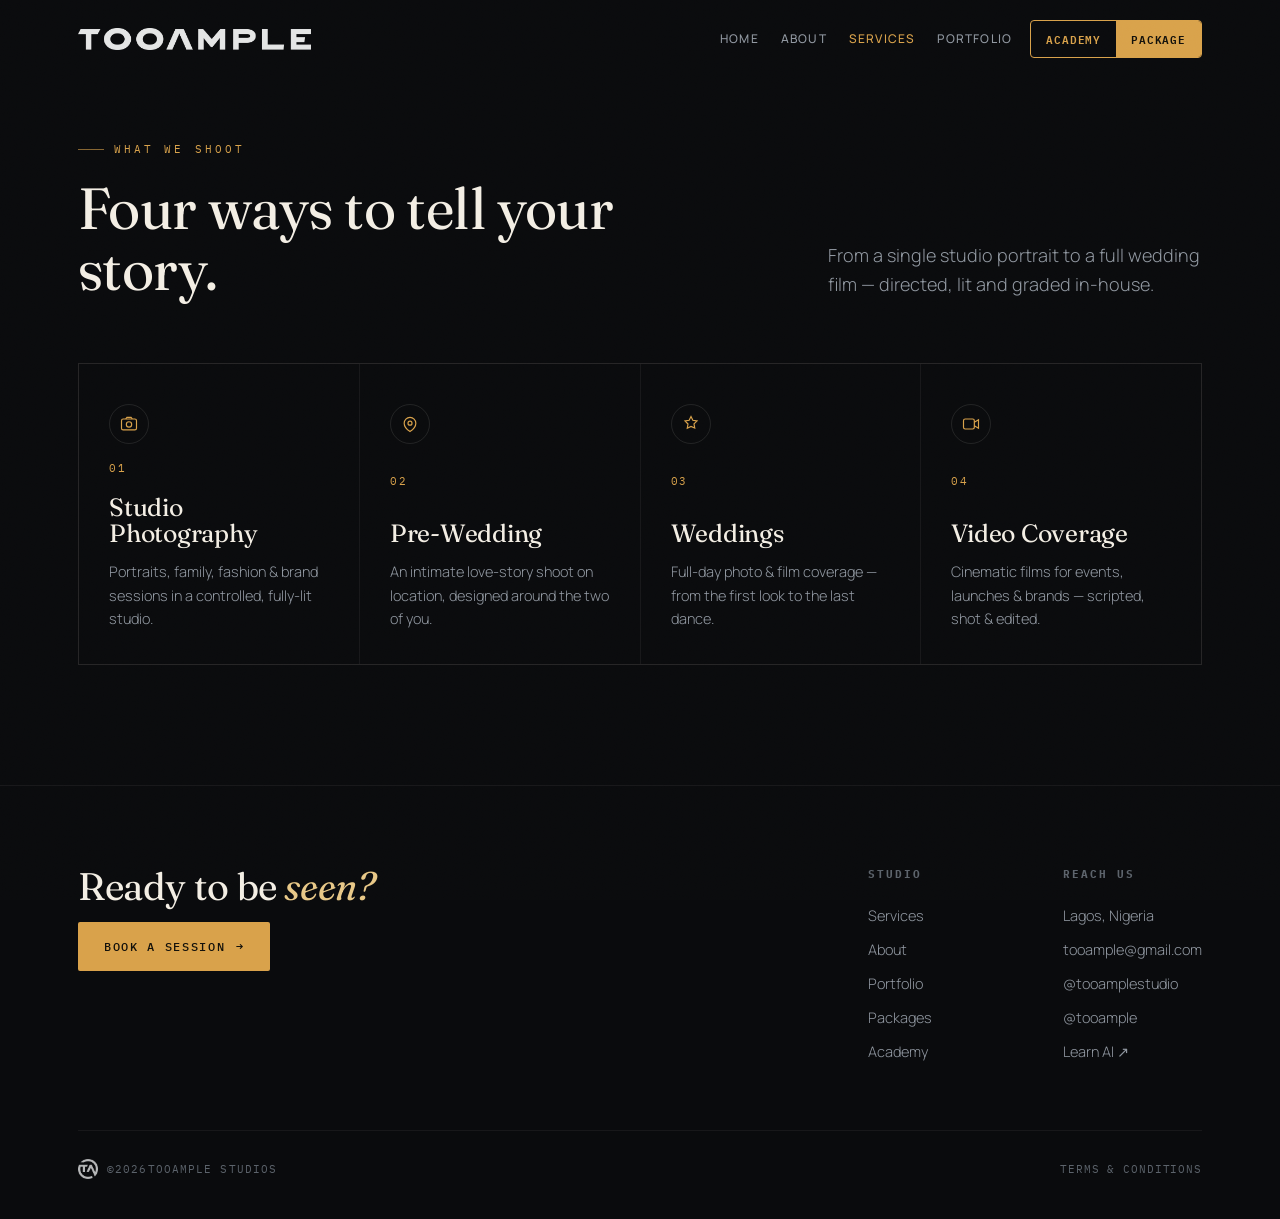
<file: services.html>
<!DOCTYPE html>
<html lang="en">
<head>
<meta charset="UTF-8" />
<meta name="viewport" content="width=device-width, initial-scale=1.0" />
<title>Services — TooAmple Studios</title>
<link rel="preconnect" href="https://fonts.googleapis.com">
<link rel="preconnect" href="https://fonts.gstatic.com" crossorigin>
<link href="https://fonts.googleapis.com/css2?family=Fraunces:ital,opsz,wght@0,9..144,300..600;1,9..144,300..500&family=Manrope:wght@300;400;500;600;700&family=IBM+Plex+Mono:wght@400;500&display=swap" rel="stylesheet">
<link rel="stylesheet" href="styles.css?v=22">
<link rel="icon" href="Images/tooample-badge.png">
<link rel="manifest" href="/manifest.webmanifest">
<meta name="theme-color" content="#0A0B0D">
<meta name="mobile-web-app-capable" content="yes">
<meta name="apple-mobile-web-app-capable" content="yes">
<meta name="apple-mobile-web-app-status-bar-style" content="black-translucent">
<meta name="apple-mobile-web-app-title" content="TooAmple">
<link rel="apple-touch-icon" href="/apple-touch-icon.png">
<link rel="icon" type="image/png" sizes="32x32" href="/favicon-32.png">

</head>
<body>
<div class="grain"></div>
<header id="hdr">
  <div class="wrap nav">
    <a class="brand" href="index.html#top">
      <img class="brand-word" src="Images/ta-wordmark.png" alt="TooAmple" />
    </a>
    <nav class="nav-links">
      <a href="index.html">Home</a>
      <a href="about.html">About</a>
      <a href="services.html" class="active">Services</a>
      <a href="portfolio.html">Portfolio</a>
    </nav>
    <div class="nav-cta">
        <a href="academy.html" class="acad">Academy</a>
        <a href="packages.html" class="bookings">Package</a>
      </div>
    <button class="menu-btn" onclick="document.querySelector('.nav-links').style.display='flex'">Menu</button>
  </div>
</header>

<div class="mobile-bar">
  <a href="index.html" class="mob-ico" aria-label="Home" title="Home">
    <svg viewBox="0 0 24 24" fill="none" stroke="currentColor" stroke-width="2" stroke-linecap="round" stroke-linejoin="round"><path d="M3 9.5L12 3l9 6.5V20a1 1 0 01-1 1H4a1 1 0 01-1-1V9.5z"/><path d="M9 21V12h6v9"/></svg>
  </a>
  <a href="about.html" class="mob-ico" aria-label="About" title="About">
    <svg viewBox="0 0 24 24" fill="none" stroke="currentColor" stroke-width="2" stroke-linecap="round" stroke-linejoin="round"><circle cx="12" cy="8" r="4"/><path d="M4 20c0-4 3.6-7 8-7s8 3 8 7"/></svg>
  </a>
  <div class="mob-cta">
    <a href="academy.html" class="acad">Academy</a>
    <a href="packages.html" class="bookings">Package</a>
  </div>
  <a href="portfolio.html" class="mob-ico" aria-label="Portfolio" title="Portfolio">
    <svg viewBox="0 0 24 24" fill="none" stroke="currentColor" stroke-width="2" stroke-linecap="round" stroke-linejoin="round"><rect x="3" y="5" width="18" height="14" rx="2"/><circle cx="8.5" cy="10" r="1.5"/><path d="M21 16l-5-5-5 5-2-2-5 5"/></svg>
  </a>
  <a href="mailto:tooample@gmail.com" class="mob-ico" aria-label="Reach us" title="Reach us">
    <svg viewBox="0 0 24 24" fill="none" stroke="currentColor" stroke-width="2" stroke-linecap="round" stroke-linejoin="round"><rect x="3" y="5" width="18" height="14" rx="2"/><path d="M3.5 7l8.5 6 8.5-6"/></svg>
  </a>
</div>

<!-- SERVICES -->
<section class="section subpage" id="services">
  <div class="wrap">
    <div class="shead reveal">
      <div>
        <span class="eyebrow">What we shoot</span>
        <h2 style="margin-top:20px">Four ways to tell your story.</h2>
      </div>
      <p class="lead sub">From a single studio portrait to a full wedding film — directed, lit and graded in-house.</p>
    </div>
    <div class="svc-grid reveal">
      <div class="svc">
        <div class="ic"><svg width="20" height="20" viewBox="0 0 24 24" fill="none" stroke="currentColor" stroke-width="1.4"><rect x="3" y="6" width="18" height="13" rx="2"/><circle cx="12" cy="12.5" r="3.2"/><path d="M8 6l1.5-2h5L16 6"/></svg></div>
        <span class="no">01</span>
        <h3>Studio Photography</h3>
        <p>Portraits, family, fashion &amp; brand sessions in a controlled, fully-lit studio.</p>
      </div>
      <div class="svc">
        <div class="ic"><svg width="20" height="20" viewBox="0 0 24 24" fill="none" stroke="currentColor" stroke-width="1.4"><path d="M12 21s-7-4.5-7-10a7 7 0 0114 0c0 5.5-7 10-7 10z"/><circle cx="12" cy="11" r="2.4"/></svg></div>
        <span class="no">02</span>
        <h3>Pre-Wedding</h3>
        <p>An intimate love-story shoot on location, designed around the two of you.</p>
      </div>
      <div class="svc">
        <div class="ic"><svg width="20" height="20" viewBox="0 0 24 24" fill="none" stroke="currentColor" stroke-width="1.4"><path d="M12 3l2.2 4.6 5 .7-3.6 3.5.9 5L12 14.9 7.5 17l.9-5L4.8 8.3l5-.7z"/></svg></div>
        <span class="no">03</span>
        <h3>Weddings</h3>
        <p>Full-day photo &amp; film coverage — from the first look to the last dance.</p>
      </div>
      <div class="svc">
        <div class="ic"><svg width="20" height="20" viewBox="0 0 24 24" fill="none" stroke="currentColor" stroke-width="1.4"><rect x="3" y="6" width="13" height="12" rx="2"/><path d="M16 10l5-3v10l-5-3"/></svg></div>
        <span class="no">04</span>
        <h3>Video Coverage</h3>
        <p>Cinematic films for events, launches &amp; brands — scripted, shot &amp; edited.</p>
      </div>
    </div>
  </div>
</section>

<footer>
  <div class="wrap">
    <div class="foot-inner">
      <div class="foot-brand">
        <h3 class="foot-cta">Ready to be <em>seen?</em></h3>
        <a href="book.html" class="btn btn-gold">Book a session <span class="arr">→</span></a>
      </div>
      <div class="foot-grid">
        <div class="fcol">
          <h4>Studio</h4>
          <a href="services.html" class="active">Services</a>
          <a href="about.html">About</a>
          <a href="portfolio.html">Portfolio</a>
          <a href="packages.html">Packages</a>
          <a href="academy.html">Academy</a>
        </div>
        <div class="fcol">
          <h4>Reach us</h4>
          <p>Lagos, Nigeria</p>
          <a href="mailto:tooample@gmail.com">tooample@gmail.com</a>
          <a href="https://www.instagram.com/tooamplestudio/" target="_blank" rel="noopener">@tooamplestudio</a>
          <a href="https://www.instagram.com/tooample/" target="_blank" rel="noopener">@tooample</a>
          <a href="https://regxvisuals.com" target="_blank" rel="noopener">Learn AI ↗</a>
        </div>
      </div>
    </div>
    <div class="foot-bot">
      <span class="foot-copy"><img src="Images/tooample-badge.png" alt="" class="foot-badge" />© <span id="yr"></span> TOOAMPLE STUDIOS</span>
      <a href="terms.html" class="foot-terms">Terms &amp; Conditions</a>
    </div>
  </div>
</footer>

<script>
const hdr=document.getElementById('hdr');
addEventListener('scroll',()=>hdr.classList.toggle('scrolled',scrollY>40));
document.getElementById('yr').textContent=new Date().getFullYear();
const io=new IntersectionObserver(es=>es.forEach(e=>{if(e.isIntersecting){e.target.classList.add('in');io.unobserve(e.target);}}),{threshold:0.12});
document.querySelectorAll('.reveal').forEach(el=>io.observe(el));

// register service worker (installable app + offline)
if('serviceWorker' in navigator){
  addEventListener('load',()=>navigator.serviceWorker.register('/sw.js').catch(()=>{}));
}
</script>
</body>
</html>
</file>
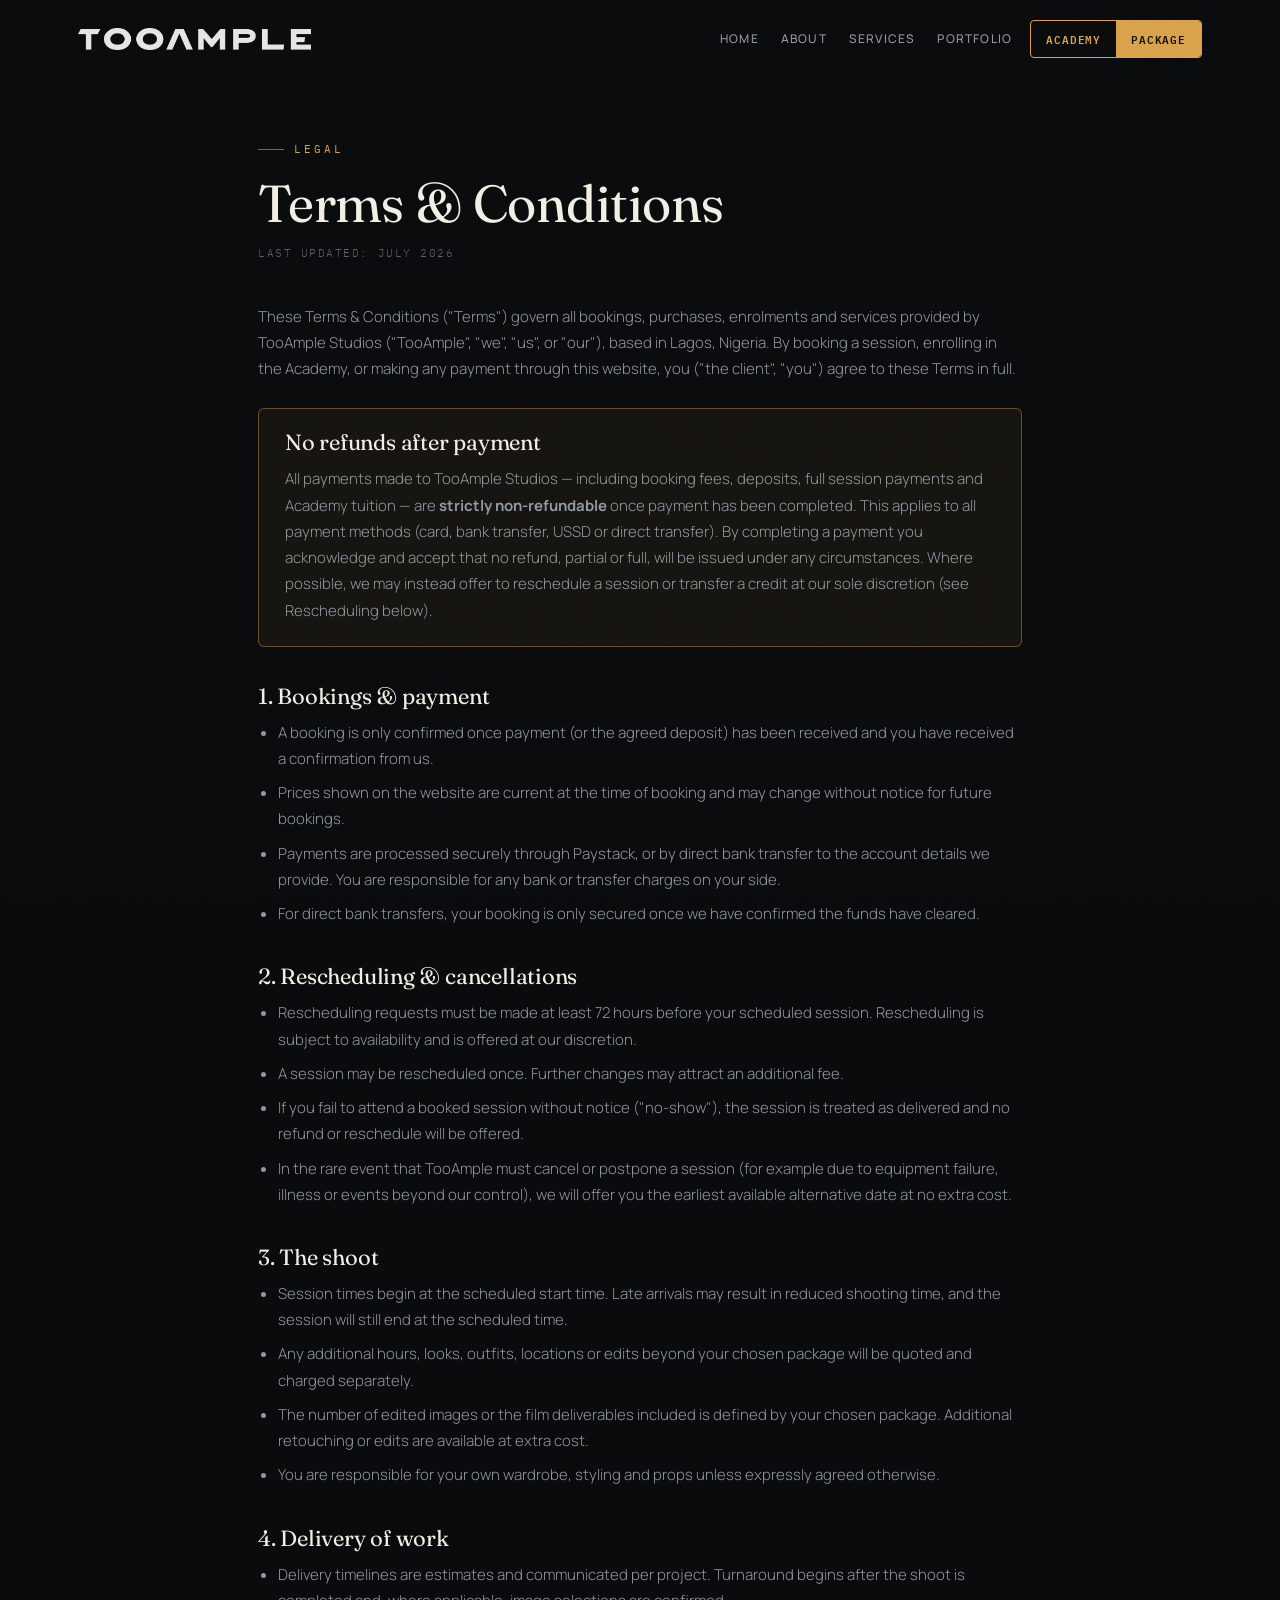
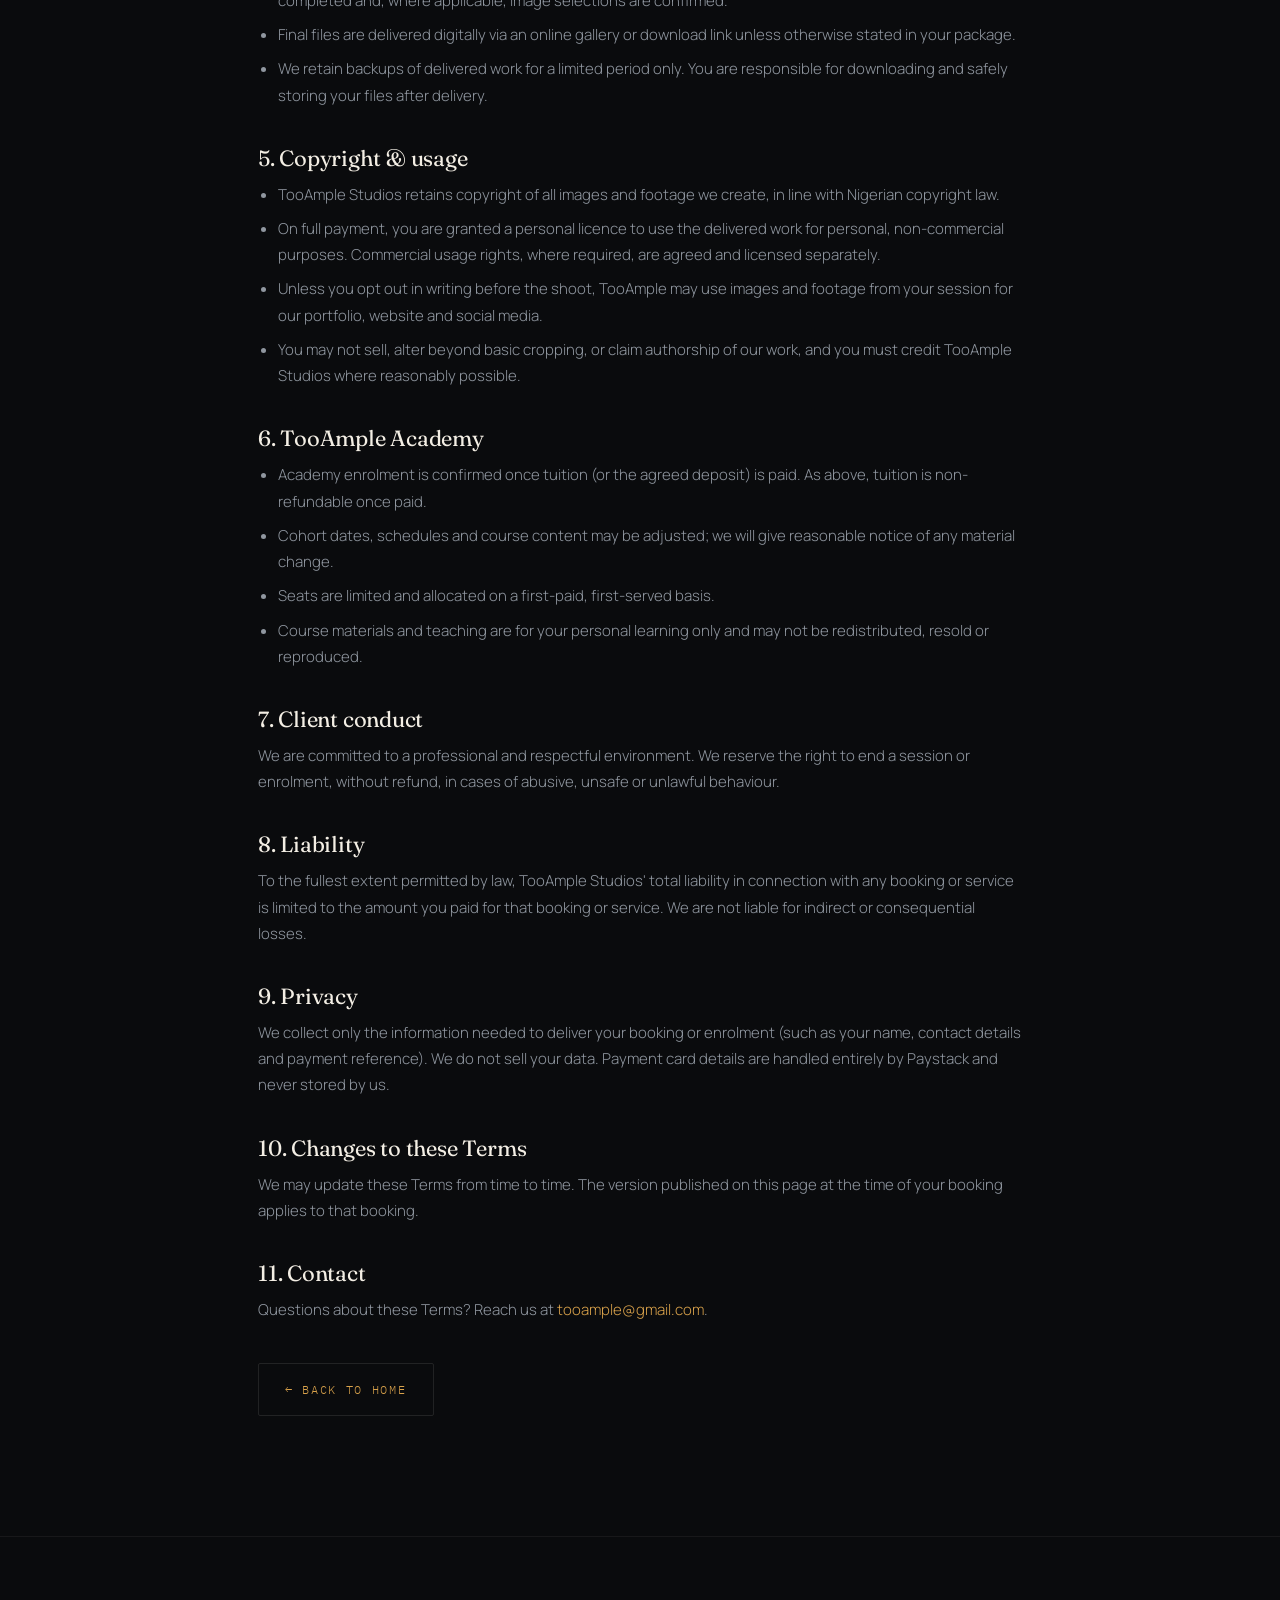
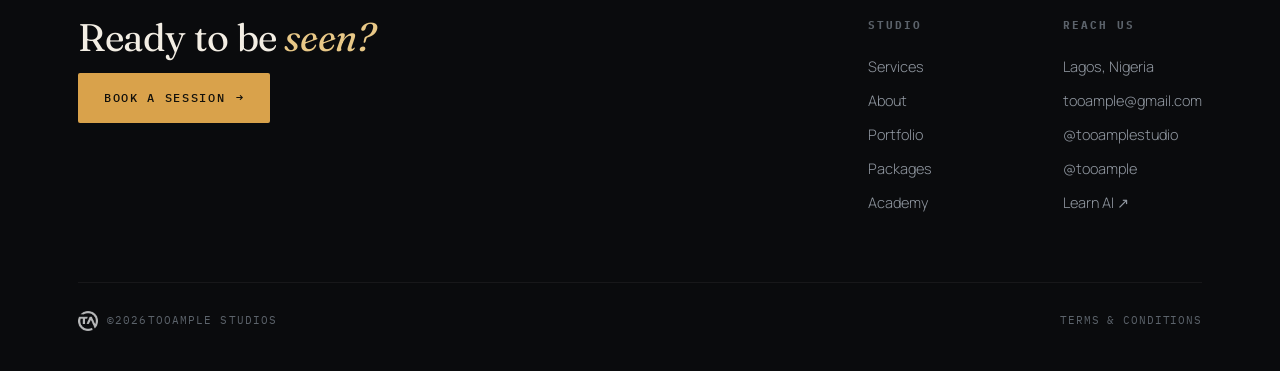
<file: terms.html>
<!DOCTYPE html>
<html lang="en">
<head>
<meta charset="UTF-8" />
<meta name="viewport" content="width=device-width, initial-scale=1.0" />
<title>Terms &amp; Conditions — TooAmple Studios</title>
<link rel="preconnect" href="https://fonts.googleapis.com">
<link rel="preconnect" href="https://fonts.gstatic.com" crossorigin>
<link href="https://fonts.googleapis.com/css2?family=Fraunces:ital,opsz,wght@0,9..144,300..600;1,9..144,300..500&family=Manrope:wght@300;400;500;600;700&family=IBM+Plex+Mono:wght@400;500&display=swap" rel="stylesheet">
<link rel="stylesheet" href="styles.css?v=22">
<link rel="icon" href="Images/tooample-badge.png">
<link rel="manifest" href="/manifest.webmanifest">
<meta name="theme-color" content="#0A0B0D">
<meta name="mobile-web-app-capable" content="yes">
<meta name="apple-mobile-web-app-capable" content="yes">
<meta name="apple-mobile-web-app-status-bar-style" content="black-translucent">
<meta name="apple-mobile-web-app-title" content="TooAmple">
<link rel="apple-touch-icon" href="/apple-touch-icon.png">
<link rel="icon" type="image/png" sizes="32x32" href="/favicon-32.png">

<style>
.legal{max-width:820px;margin:0 auto}
.legal .updated{font-family:var(--mono);font-size:11px;letter-spacing:.14em;text-transform:uppercase;color:var(--muted-2);margin:14px 0 40px}
.legal h2{font-family:var(--serif);font-size:22px;font-weight:400;margin:38px 0 12px;color:var(--ink)}
.legal p,.legal li{color:var(--muted);font-weight:300;font-size:15px;line-height:1.75}
.legal ul{margin:10px 0 10px 20px}
.legal li{margin-bottom:8px}
.legal .highlight{border:1px solid rgba(217,162,75,.4);background:rgba(217,162,75,.06);border-radius:6px;padding:22px 26px;margin:26px 0}
.legal .highlight h2{margin-top:0}
.legal a{color:var(--gold)}
</style>
</head>
<body>
<div class="grain"></div>
<header id="hdr">
  <div class="wrap nav">
    <a class="brand" href="index.html#top">
      <img class="brand-word" src="Images/ta-wordmark.png" alt="TooAmple" />
    </a>
    <nav class="nav-links">
      <a href="index.html">Home</a>
      <a href="about.html">About</a>
      <a href="services.html">Services</a>
      <a href="portfolio.html">Portfolio</a>
    </nav>
    <div class="nav-cta">
        <a href="academy.html" class="acad">Academy</a>
        <a href="packages.html" class="bookings">Package</a>
      </div>
    <button class="menu-btn" onclick="document.querySelector('.nav-links').style.display='flex'">Menu</button>
  </div>
</header>

<!-- mobile app bottom bar -->
<div class="mobile-bar">
  <a href="index.html" class="mob-ico" aria-label="Home" title="Home">
    <svg viewBox="0 0 24 24" fill="none" stroke="currentColor" stroke-width="2" stroke-linecap="round" stroke-linejoin="round"><path d="M3 9.5L12 3l9 6.5V20a1 1 0 01-1 1H4a1 1 0 01-1-1V9.5z"/><path d="M9 21V12h6v9"/></svg>
  </a>
  <a href="about.html" class="mob-ico" aria-label="About" title="About">
    <svg viewBox="0 0 24 24" fill="none" stroke="currentColor" stroke-width="2" stroke-linecap="round" stroke-linejoin="round"><circle cx="12" cy="8" r="4"/><path d="M4 20c0-4 3.6-7 8-7s8 3 8 7"/></svg>
  </a>
  <div class="mob-cta">
    <a href="academy.html" class="acad">Academy</a>
    <a href="packages.html" class="bookings">Package</a>
  </div>
  <a href="portfolio.html" class="mob-ico" aria-label="Portfolio" title="Portfolio">
    <svg viewBox="0 0 24 24" fill="none" stroke="currentColor" stroke-width="2" stroke-linecap="round" stroke-linejoin="round"><rect x="3" y="5" width="18" height="14" rx="2"/><circle cx="8.5" cy="10" r="1.5"/><path d="M21 16l-5-5-5 5-2-2-5 5"/></svg>
  </a>
  <a href="mailto:tooample@gmail.com" class="mob-ico" aria-label="Reach us" title="Reach us">
    <svg viewBox="0 0 24 24" fill="none" stroke="currentColor" stroke-width="2" stroke-linecap="round" stroke-linejoin="round"><rect x="3" y="5" width="18" height="14" rx="2"/><path d="M3.5 7l8.5 6 8.5-6"/></svg>
  </a>
</div>

<section class="section subpage">
  <div class="wrap legal">
    <span class="eyebrow">Legal</span>
    <h1 style="font-family:var(--serif);font-weight:400;font-size:clamp(34px,5vw,52px);margin-top:18px">Terms &amp; Conditions</h1>
    <p class="updated">Last updated: July 2026</p>

    <p>These Terms &amp; Conditions ("Terms") govern all bookings, purchases, enrolments and services provided by TooAmple Studios ("TooAmple", "we", "us", or "our"), based in Lagos, Nigeria. By booking a session, enrolling in the Academy, or making any payment through this website, you ("the client", "you") agree to these Terms in full.</p>

    <div class="highlight">
      <h2>No refunds after payment</h2>
      <p>All payments made to TooAmple Studios — including booking fees, deposits, full session payments and Academy tuition — are <strong>strictly non-refundable</strong> once payment has been completed. This applies to all payment methods (card, bank transfer, USSD or direct transfer). By completing a payment you acknowledge and accept that no refund, partial or full, will be issued under any circumstances. Where possible, we may instead offer to reschedule a session or transfer a credit at our sole discretion (see Rescheduling below).</p>
    </div>

    <h2>1. Bookings &amp; payment</h2>
    <ul>
      <li>A booking is only confirmed once payment (or the agreed deposit) has been received and you have received a confirmation from us.</li>
      <li>Prices shown on the website are current at the time of booking and may change without notice for future bookings.</li>
      <li>Payments are processed securely through Paystack, or by direct bank transfer to the account details we provide. You are responsible for any bank or transfer charges on your side.</li>
      <li>For direct bank transfers, your booking is only secured once we have confirmed the funds have cleared.</li>
    </ul>

    <h2>2. Rescheduling &amp; cancellations</h2>
    <ul>
      <li>Rescheduling requests must be made at least 72 hours before your scheduled session. Rescheduling is subject to availability and is offered at our discretion.</li>
      <li>A session may be rescheduled once. Further changes may attract an additional fee.</li>
      <li>If you fail to attend a booked session without notice ("no-show"), the session is treated as delivered and no refund or reschedule will be offered.</li>
      <li>In the rare event that TooAmple must cancel or postpone a session (for example due to equipment failure, illness or events beyond our control), we will offer you the earliest available alternative date at no extra cost.</li>
    </ul>

    <h2>3. The shoot</h2>
    <ul>
      <li>Session times begin at the scheduled start time. Late arrivals may result in reduced shooting time, and the session will still end at the scheduled time.</li>
      <li>Any additional hours, looks, outfits, locations or edits beyond your chosen package will be quoted and charged separately.</li>
      <li>The number of edited images or the film deliverables included is defined by your chosen package. Additional retouching or edits are available at extra cost.</li>
      <li>You are responsible for your own wardrobe, styling and props unless expressly agreed otherwise.</li>
    </ul>

    <h2>4. Delivery of work</h2>
    <ul>
      <li>Delivery timelines are estimates and communicated per project. Turnaround begins after the shoot is completed and, where applicable, image selections are confirmed.</li>
      <li>Final files are delivered digitally via an online gallery or download link unless otherwise stated in your package.</li>
      <li>We retain backups of delivered work for a limited period only. You are responsible for downloading and safely storing your files after delivery.</li>
    </ul>

    <h2>5. Copyright &amp; usage</h2>
    <ul>
      <li>TooAmple Studios retains copyright of all images and footage we create, in line with Nigerian copyright law.</li>
      <li>On full payment, you are granted a personal licence to use the delivered work for personal, non-commercial purposes. Commercial usage rights, where required, are agreed and licensed separately.</li>
      <li>Unless you opt out in writing before the shoot, TooAmple may use images and footage from your session for our portfolio, website and social media.</li>
      <li>You may not sell, alter beyond basic cropping, or claim authorship of our work, and you must credit TooAmple Studios where reasonably possible.</li>
    </ul>

    <h2>6. TooAmple Academy</h2>
    <ul>
      <li>Academy enrolment is confirmed once tuition (or the agreed deposit) is paid. As above, tuition is non-refundable once paid.</li>
      <li>Cohort dates, schedules and course content may be adjusted; we will give reasonable notice of any material change.</li>
      <li>Seats are limited and allocated on a first-paid, first-served basis.</li>
      <li>Course materials and teaching are for your personal learning only and may not be redistributed, resold or reproduced.</li>
    </ul>

    <h2>7. Client conduct</h2>
    <p>We are committed to a professional and respectful environment. We reserve the right to end a session or enrolment, without refund, in cases of abusive, unsafe or unlawful behaviour.</p>

    <h2>8. Liability</h2>
    <p>To the fullest extent permitted by law, TooAmple Studios' total liability in connection with any booking or service is limited to the amount you paid for that booking or service. We are not liable for indirect or consequential losses.</p>

    <h2>9. Privacy</h2>
    <p>We collect only the information needed to deliver your booking or enrolment (such as your name, contact details and payment reference). We do not sell your data. Payment card details are handled entirely by Paystack and never stored by us.</p>

    <h2>10. Changes to these Terms</h2>
    <p>We may update these Terms from time to time. The version published on this page at the time of your booking applies to that booking.</p>

    <h2>11. Contact</h2>
    <p>Questions about these Terms? Reach us at <a href="mailto:tooample@gmail.com">tooample@gmail.com</a>.</p>

    <p style="margin-top:40px"><a href="index.html" class="btn btn-ghost">← Back to home</a></p>
  </div>
</section>

<footer>
  <div class="wrap">
    <div class="foot-inner">
      <div class="foot-brand">
        <h3 class="foot-cta">Ready to be <em>seen?</em></h3>
        <a href="book.html" class="btn btn-gold">Book a session <span class="arr">→</span></a>
      </div>
      <div class="foot-grid">
        <div class="fcol">
          <h4>Studio</h4>
          <a href="services.html">Services</a>
          <a href="about.html">About</a>
          <a href="portfolio.html">Portfolio</a>
          <a href="packages.html">Packages</a>
          <a href="academy.html">Academy</a>
        </div>
        <div class="fcol">
          <h4>Reach us</h4>
          <p>Lagos, Nigeria</p>
          <a href="mailto:tooample@gmail.com">tooample@gmail.com</a>
          <a href="https://www.instagram.com/tooamplestudio/" target="_blank" rel="noopener">@tooamplestudio</a>
          <a href="https://www.instagram.com/tooample/" target="_blank" rel="noopener">@tooample</a>
          <a href="https://regxvisuals.com" target="_blank" rel="noopener">Learn AI ↗</a>
        </div>
      </div>
    </div>
    <div class="foot-bot">
      <span class="foot-copy"><img src="Images/tooample-badge.png" alt="" class="foot-badge" />© <span id="yr"></span> TOOAMPLE STUDIOS</span>
      <a href="terms.html" class="foot-terms">Terms &amp; Conditions</a>
    </div>
  </div>
</footer>

<script>
const hdr=document.getElementById('hdr');
addEventListener('scroll',()=>hdr.classList.toggle('scrolled',scrollY>40));
document.getElementById('yr').textContent=new Date().getFullYear();

// register service worker (installable app + offline)
if('serviceWorker' in navigator){
  addEventListener('load',()=>navigator.serviceWorker.register('/sw.js').catch(()=>{}));
}
</script>
</body>
</html>
</file>
<file: styles.css>
:root{
  --bg:#0A0B0D;
  --bg-2:#101316;
  --bg-3:#161A1E;
  --line:rgba(243,238,228,0.10);
  --line-soft:rgba(243,238,228,0.06);
  --ink:#F3EEE4;
  --muted:#9097A0;
  --muted-2:#5C636B;
  --gold:#D9A24B;
  --gold-soft:#E8C887;
  --teal:#57B6B0;
  --shadow:0 30px 80px -20px rgba(0,0,0,0.7);
  --maxw:1180px;
  --serif:"Fraunces",Georgia,serif;
  --sans:"Manrope",system-ui,sans-serif;
  --mono:"IBM Plex Mono",ui-monospace,monospace;
}

*{box-sizing:border-box;margin:0;padding:0}
html{scroll-behavior:smooth}
body{
  background:var(--bg);
  color:var(--ink);
  font-family:var(--sans);
  font-weight:400;
  line-height:1.6;
  -webkit-font-smoothing:antialiased;
  overflow-x:hidden;
}
img{max-width:100%;display:block}
a{color:inherit;text-decoration:none}
button{font-family:inherit;cursor:pointer;border:none;background:none;color:inherit}

/* ---------- film grain overlay ---------- */
.grain{
  position:fixed;inset:0;z-index:9999;pointer-events:none;
  opacity:0.04;mix-blend-mode:overlay;
  background-image:url("data:image/svg+xml,%3Csvg xmlns='http://www.w3.org/2000/svg' width='200' height='200'%3E%3Cfilter id='n'%3E%3CfeTurbulence type='fractalNoise' baseFrequency='0.85' numOctaves='3'/%3E%3C/filter%3E%3Crect width='100%25' height='100%25' filter='url(%23n)'/%3E%3C/svg%3E");
}

/* ---------- shared ---------- */
.wrap{max-width:var(--maxw);margin:0 auto;padding:0 28px}
.section{padding:120px 0;position:relative}
.eyebrow{
  font-family:var(--mono);font-size:11px;letter-spacing:0.28em;
  text-transform:uppercase;color:var(--gold);
  display:inline-flex;align-items:center;gap:10px;
}
.eyebrow::before{content:"";width:26px;height:1px;background:var(--gold);opacity:0.6}
h1,h2,h3{font-family:var(--serif);font-weight:400;line-height:1.04;letter-spacing:-0.01em}
.lead{color:var(--muted);font-size:18px;max-width:48ch;font-weight:300}

.btn{
  display:inline-flex;align-items:center;gap:10px;
  font-family:var(--mono);font-size:12px;letter-spacing:0.14em;text-transform:uppercase;
  padding:15px 26px;border-radius:2px;transition:.35s cubic-bezier(.2,.8,.2,1);
}
.btn-gold{background:var(--gold);color:#13110B;font-weight:500}
.btn-gold:hover{background:var(--gold-soft);transform:translateY(-2px)}
.btn-ghost{border:1px solid var(--line);color:var(--ink)}
.btn-ghost:hover{border-color:var(--gold);color:var(--gold)}
.nav-links a.btn-gold,.nav-links a.btn-gold:hover{color:#13110B}
/* desktop segmented Academy | Book CTA */
.nav-cta{display:inline-flex;align-items:stretch;border:1px solid var(--gold);border-radius:4px;overflow:hidden;margin-left:4px}
.nav-cta a{display:flex;align-items:center;justify-content:center;font-family:var(--mono);font-size:10.5px;letter-spacing:.08em;text-transform:uppercase;font-weight:600;padding:10px 15px;text-decoration:none;transition:.25s;white-space:nowrap}
.nav-cta a.acad{background:transparent;color:var(--gold)}
.nav-cta a.acad:hover{background:rgba(217,162,75,.14)}
.nav-cta a.bookings{background:var(--gold);color:#13110B}
.nav-cta a.bookings:hover{background:var(--gold-soft)}
.nav-cta a.bookings .arr{margin-left:6px;transition:transform .3s}
.nav-cta a.bookings:hover .arr{transform:translateX(3px)}
.btn .arr{transition:transform .35s}
.btn:hover .arr{transform:translateX(4px)}

/* ---------- nav ---------- */
header{
  position:fixed;top:0;left:0;right:0;z-index:100;
  transition:.4s;border-bottom:1px solid transparent;
}
header.scrolled{background:rgba(10,11,13,0.92);backdrop-filter:blur(14px);-webkit-backdrop-filter:blur(14px);border-bottom:1px solid var(--line-soft)}
.nav{display:flex;align-items:center;justify-content:flex-start;height:78px}
.nav .brand{justify-self:start}
.nav .nav-links{justify-self:center}
.nav > .nav-cta{justify-self:end}
.brand{display:flex;align-items:center;gap:13px}
.brand-word{height:22px;width:auto;display:block;opacity:.95}
.brand-badge{height:42px;width:42px;object-fit:contain;opacity:.92;flex:none}
.brand-text{display:flex;flex-direction:column;gap:5px;line-height:1}
.brand .mark{font-family:var(--serif);font-size:21px;letter-spacing:0.05em}
.brand .sub{font-family:var(--mono);font-size:9px;letter-spacing:0.2em;color:var(--muted-2);text-transform:uppercase}
.nav-links{display:flex;align-items:center;gap:22px}
.nav-links a:not(.acad):not(.bookings){font-size:12px;text-transform:uppercase;letter-spacing:.1em}
.nav-links a.active:not(.acad):not(.bookings){color:var(--gold)}
@media(max-width:1080px){
  .nav-links{gap:14px}
  .nav-links a:not(.acad):not(.bookings){font-size:12.5px}
  .nav-cta a{padding:9px 12px;font-size:9.5px}
}
.nav-links a{font-size:13.5px;color:var(--muted);transition:.25s;font-weight:500}
.nav-links a:hover{color:var(--ink)}
.menu-btn{display:none;font-family:var(--mono);font-size:12px;letter-spacing:.14em;color:var(--gold)}

/* ---------- hero (cinematic) ---------- */
.hero{position:relative;min-height:100vh;display:flex;align-items:center;padding-top:78px;overflow:hidden}
.hero-frame{position:absolute;inset:0;background:
  radial-gradient(120% 90% at 75% 15%, rgba(217,162,75,0.20), transparent 55%),
  radial-gradient(110% 100% at 10% 90%, rgba(87,182,176,0.16), transparent 50%),
  linear-gradient(180deg,#0c0f12 0%,#0a0b0d 100%);
  animation:slowzoom 26s ease-in-out infinite alternate;transform-origin:60% 40%;}
@keyframes slowzoom{from{transform:scale(1.04)}to{transform:scale(1.13)}}
.hero-vignette{position:absolute;inset:0;background:radial-gradient(120% 120% at 50% 40%,transparent 40%,rgba(0,0,0,0.78) 100%)}
/* hero background photo slideshow */
.hero-bg{position:absolute;inset:0;z-index:0;overflow:hidden;animation:slowzoom 34s ease-in-out infinite alternate;transform-origin:60% 40%}
.hero-bg-mobile{display:none}
.hero-bg img{position:absolute;inset:0;width:100%;height:100%;object-fit:cover;object-position:right center;opacity:0;animation:heroFade 28s infinite}
.hero-bg img:nth-child(1){animation-delay:0s}
.hero-bg img:nth-child(2){animation-delay:7s}
.hero-bg img:nth-child(3){animation-delay:14s}
.hero-bg img:nth-child(4){animation-delay:21s}
@keyframes heroFade{0%{opacity:0}3%{opacity:1}25%{opacity:1}28%{opacity:0}100%{opacity:0}}
.hero-bg::after{content:"";position:absolute;inset:0;background:linear-gradient(90deg,rgba(10,11,13,.9) 0%,rgba(10,11,13,.55) 45%,rgba(10,11,13,.4) 100%),linear-gradient(180deg,transparent 42%,rgba(10,11,13,.78))}
/* reel modal */
.reel-modal{position:fixed;inset:0;z-index:1000;display:none;align-items:center;justify-content:center;background:rgba(6,7,9,.94);backdrop-filter:blur(10px);padding:8vh 5vw}
.reel-modal.open{display:flex}
.reel-stage{position:relative;width:100%;max-width:1000px}
.reel-frame{position:relative;width:100%;aspect-ratio:16/9;background:#000;border:1px solid var(--line)}
.reel-frame iframe{position:absolute;inset:0;width:100%;height:100%;border:0}
.bar{position:absolute;left:0;right:0;height:6vh;background:#000;z-index:3;pointer-events:none}
.bar.top{top:78px}
.bar.bot{bottom:0}
.viewfinder{position:absolute;top:calc(78px + 6vh + 30px);left:36px;right:36px;bottom:calc(6vh + 30px);z-index:4;pointer-events:none}
.vf{position:absolute;width:30px;height:30px;border:1.5px solid rgba(217,162,75,0.55)}
.vf.tl{top:0;left:0;border-right:none;border-bottom:none}
.vf.tr{top:0;right:0;border-left:none;border-bottom:none}
.vf.bl{bottom:0;left:0;border-right:none;border-top:none}
.vf.br{bottom:0;right:0;border-left:none;border-top:none}
.rec{position:absolute;top:calc(78px + 6vh + 8px);right:38px;z-index:5;display:flex;align-items:center;gap:8px;font-family:var(--mono);font-size:10.5px;letter-spacing:.18em;color:rgba(243,238,228,.55)}
.rec .dot{width:8px;height:8px;border-radius:50%;background:#E0533F;animation:blink 1.6s steps(1) infinite}
@keyframes blink{50%{opacity:.2}}
.hero-content{position:relative;z-index:5;width:100%}
.hero h1{font-size:clamp(48px,8.2vw,108px);max-width:14ch;margin:22px 0 26px}
.hero h1 em{font-style:italic;color:var(--gold-soft)}
.hero-actions{display:flex;gap:16px;margin-top:38px;flex-wrap:wrap}
.scroll-cue{position:absolute;bottom:9vh;left:28px;z-index:5;font-family:var(--mono);font-size:10px;letter-spacing:.2em;color:var(--muted-2);writing-mode:vertical-rl;display:flex;align-items:center;gap:14px}
.scroll-cue::after{content:"";height:46px;width:1px;background:linear-gradient(var(--gold),transparent)}

/* ---------- clients / logo wall ---------- */
.clients{padding:64px 0;border-top:1px solid var(--line-soft);border-bottom:1px solid var(--line-soft);background:var(--bg-2)}
.clients .label{text-align:center;font-family:var(--mono);font-size:11px;letter-spacing:.26em;text-transform:uppercase;color:var(--muted-2);margin-bottom:38px}
.marquee{overflow:hidden;-webkit-mask-image:linear-gradient(90deg,transparent,#000 12%,#000 88%,transparent)}
.marquee-track{display:flex;gap:26px;width:max-content;animation:scroll 34s linear infinite;align-items:center}
.clients:hover .marquee-track{animation-play-state:paused}
@keyframes scroll{to{transform:translateX(-50%)}}
.logo-chip{display:inline-flex;align-items:center;justify-content:center;height:64px;padding:0 34px;flex:none}
.logo-chip img{height:44px;width:auto;object-fit:contain;display:block;opacity:.5;transition:opacity .3s}
.logo-chip:hover img{opacity:.92}

/* ---------- section head ---------- */
.shead{display:flex;justify-content:space-between;align-items:flex-end;gap:40px;margin-bottom:64px}
.shead h2{font-size:clamp(34px,4.6vw,58px);max-width:16ch}
.shead .sub{max-width:34ch}

/* ---------- services ---------- */
.svc-grid{display:grid;grid-template-columns:repeat(4,1fr);gap:1px;background:var(--line-soft);border:1px solid var(--line-soft)}
.svc{background:var(--bg);padding:40px 30px 34px;transition:.4s;position:relative;min-height:300px;display:flex;flex-direction:column}
.svc:hover{background:var(--bg-3)}
.svc .no{font-family:var(--mono);font-size:11px;color:var(--gold);letter-spacing:.16em}
.svc h3{font-size:25px;margin:auto 0 14px}
.svc p{color:var(--muted);font-size:14.5px;font-weight:300}
.svc .ic{width:40px;height:40px;border:1px solid var(--line);border-radius:50%;display:grid;place-items:center;margin-bottom:auto;color:var(--gold);transition:.4s}
.svc:hover .ic{border-color:var(--gold);background:rgba(217,162,75,0.08)}
.svc::after{content:"";position:absolute;left:0;bottom:0;height:2px;width:0;background:var(--gold);transition:.45s}
.svc:hover::after{width:100%}

/* ---------- work gallery ---------- */
.gallery{display:grid;grid-template-columns:repeat(3,1fr);gap:8px}
.tile{position:relative;aspect-ratio:1/1;overflow:hidden;border-radius:2px;background:linear-gradient(135deg,#15191d,#0d1012);border:1px solid var(--line-soft);cursor:pointer;text-align:left}
.tile:focus-visible{outline:2px solid var(--gold);outline-offset:3px}
.tile .ph{position:absolute;inset:0;display:grid;place-items:center;font-family:var(--mono);font-size:10px;letter-spacing:.18em;color:var(--muted-2);text-transform:uppercase}
.tile .grad{position:absolute;inset:0;opacity:.6;transition:.6s;transform:scale(1.02)}
.tile:hover .grad{transform:scale(1.08);opacity:.8}
.tile-img{position:absolute;inset:0;width:100%;height:100%;object-fit:cover;object-position:center 22%;transition:.6s;transform:scale(1.02)}
.tile:hover .tile-img{transform:scale(1.08)}
.tile .ig-ov{position:absolute;inset:0;z-index:2;display:grid;place-items:center;gap:8px;background:rgba(8,9,11,.45);opacity:0;transition:.35s}
.tile:hover .ig-ov{opacity:1}
.tile .ig-ov svg{width:28px;height:28px;color:#fff}
.tile .ig-ov .cap{font-family:var(--mono);font-size:9.5px;letter-spacing:.14em;text-transform:uppercase;color:#fff;opacity:.85}
.tile .reel{position:absolute;top:9px;right:9px;z-index:3;color:#fff;filter:drop-shadow(0 1px 3px rgba(0,0,0,.7))}
.ig-follow{align-self:flex-end;font-family:var(--mono);font-size:12px;letter-spacing:.1em;color:var(--ink);border:1px solid var(--line);padding:11px 18px;border-radius:3px;transition:.3s;white-space:nowrap}
.ig-follow:hover{border-color:var(--gold);color:var(--gold)}
.g1{background:radial-gradient(circle at 30% 30%,rgba(217,162,75,.5),transparent 60%),linear-gradient(135deg,#1a1410,#0b0d0f)}
.g2{background:radial-gradient(circle at 70% 40%,rgba(87,182,176,.45),transparent 60%),linear-gradient(135deg,#0e1518,#0b0d0f)}
.g3{background:radial-gradient(circle at 50% 60%,rgba(217,162,75,.4),transparent 55%),linear-gradient(135deg,#16110c,#0b0d0f)}
.g4{background:radial-gradient(circle at 40% 50%,rgba(87,182,176,.4),transparent 55%),linear-gradient(135deg,#0d1316,#0b0d0f)}
.g5{background:radial-gradient(circle at 60% 30%,rgba(217,162,75,.45),transparent 60%),linear-gradient(135deg,#181208,#0b0d0f)}

/* ---------- lightbox ---------- */
.lb{position:fixed;inset:0;z-index:1000;display:none;align-items:center;justify-content:center;background:rgba(6,7,9,.93);backdrop-filter:blur(10px);padding:8vh 6vw}
.lb.open{display:flex}
.lb-stage{position:relative;max-width:1000px;width:100%}
.lb-media{position:relative;width:100%;max-height:82vh;min-height:280px;border:1px solid var(--line);overflow:hidden;background:#000;display:grid;place-items:center}
.lb-media .grad{position:absolute;inset:0}
.lb-media img,.lb-media video{max-width:100%;max-height:82vh;width:auto;height:auto;object-fit:contain}
.lb-media .ph{position:relative;z-index:1;font-family:var(--mono);font-size:11px;letter-spacing:.18em;color:var(--muted);text-transform:uppercase;text-align:center;padding:0 20px}
.lb-foot{display:flex;justify-content:space-between;align-items:center;margin-top:20px;gap:20px;flex-wrap:wrap}
.lb-cap{font-family:var(--mono);font-size:12px;letter-spacing:.14em;text-transform:uppercase;color:var(--gold)}
.lb-ig{display:inline-flex;align-items:center;gap:9px;font-family:var(--mono);font-size:12px;letter-spacing:.12em;text-transform:uppercase;color:var(--ink);border:1px solid var(--line);padding:11px 18px;transition:.3s}
.lb-ig:hover{border-color:var(--gold);color:var(--gold)}
.lb-count{position:absolute;top:-38px;left:0;font-family:var(--mono);font-size:11px;letter-spacing:.16em;color:var(--muted-2)}
.lb-close{position:absolute;top:-46px;right:0;width:40px;height:40px;border:1px solid var(--line);color:var(--ink);display:grid;place-items:center;font-size:16px;transition:.3s}
.lb-close:hover{border-color:var(--gold);color:var(--gold)}
.lb-nav{position:absolute;top:50%;transform:translateY(-50%);width:46px;height:46px;border:1px solid var(--line);background:rgba(0,0,0,.45);color:var(--ink);display:grid;place-items:center;font-size:20px;transition:.3s;z-index:3}
.lb-nav:hover{border-color:var(--gold);color:var(--gold)}
.lb-prev{left:-66px}
.lb-next{right:-66px}

/* ---------- pricing ---------- */
.pricing{background:var(--bg-2)}
.tabs{display:inline-flex;gap:4px;padding:5px;border:1px solid var(--line);border-radius:3px;margin-bottom:36px}
.subtabs{display:flex;flex-wrap:wrap;gap:30px;margin-bottom:44px;border-bottom:1px solid var(--line-soft)}
.subtab{font-family:var(--mono);font-size:12px;letter-spacing:.1em;text-transform:uppercase;color:var(--muted);padding:0 0 16px;position:relative;transition:.3s}
.subtab::after{content:"";position:absolute;left:0;bottom:-1px;height:2px;width:0;background:var(--gold);transition:.35s}
.subtab:hover{color:var(--ink)}
.subtab.active{color:var(--ink)}
.subtab.active::after{width:100%}
.pane-note{font-family:var(--mono);font-size:11px;letter-spacing:.1em;color:var(--muted-2);margin-top:24px;text-align:center}
.group-head{grid-column:1/-1;font-family:var(--mono);font-size:11px;letter-spacing:.18em;text-transform:uppercase;color:var(--gold);margin:0}
.group-head.divider{border-top:1px solid var(--line-soft);padding-top:28px;margin-top:14px}
.tab{font-family:var(--mono);font-size:12px;letter-spacing:.12em;text-transform:uppercase;padding:11px 24px;border-radius:2px;color:var(--muted);transition:.3s}
.tab.active{background:var(--gold);color:#13110B;font-weight:500}
.price-grid{display:grid;grid-template-columns:repeat(3,1fr);gap:22px}
.plan{border:1px solid var(--line);border-radius:4px;padding:36px 32px;background:var(--bg);display:flex;flex-direction:column;transition:.4s;position:relative}
.plan:hover{transform:translateY(-6px);border-color:rgba(217,162,75,.4);box-shadow:var(--shadow)}
.plan.feat{border-color:var(--gold);background:linear-gradient(180deg,rgba(217,162,75,0.06),var(--bg))}
.plan .badge{position:absolute;top:-11px;left:32px;background:var(--gold);color:#13110B;font-family:var(--mono);font-size:10px;letter-spacing:.14em;padding:5px 12px;text-transform:uppercase;font-weight:500}
.plan .cat{font-family:var(--mono);font-size:11px;letter-spacing:.18em;text-transform:uppercase;color:var(--gold)}
.plan .pname{font-family:var(--serif);font-size:27px;margin:14px 0 4px}
.plan .desc{color:var(--muted);font-size:13.5px;font-weight:300;min-height:42px}
.plan .amt{font-family:var(--serif);font-size:42px;margin:22px 0 2px;display:flex;align-items:baseline;gap:6px;min-height:52px}
.plan .per{font-family:var(--mono);font-size:11px;color:var(--muted-2);letter-spacing:.1em;text-transform:uppercase;min-height:16px}
.plan .amt .cur{font-size:20px;color:var(--muted)}
.plan .per{font-family:var(--mono);font-size:11px;color:var(--muted-2);letter-spacing:.1em;text-transform:uppercase}
.plan ul{list-style:none;margin:28px 0 30px;display:flex;flex-direction:column;gap:13px}
.plan li{font-size:14px;color:var(--muted);display:flex;gap:11px;align-items:flex-start;font-weight:300}
.plan li::before{content:"";flex:none;width:16px;height:16px;margin-top:3px;border-radius:50%;background:rgba(217,162,75,.14);background-image:url("data:image/svg+xml,%3Csvg xmlns='http://www.w3.org/2000/svg' width='16' height='16' viewBox='0 0 16 16'%3E%3Cpath d='M4 8.5l2.5 2.5L12 5' stroke='%23D9A24B' stroke-width='1.4' fill='none' stroke-linecap='round' stroke-linejoin='round'/%3E%3C/svg%3E")}
.plan .pbtn{margin-top:auto}
.plan .pbtn .btn{width:100%;justify-content:center}

/* ---------- booking ---------- */
.book-grid{display:grid;grid-template-columns:0.85fr 1.15fr;gap:0;border:1px solid var(--line);border-radius:6px;overflow:hidden}
.book-aside{background:linear-gradient(160deg,#13100b,#0a0b0d);padding:54px 46px;position:relative}
.book-aside h2{font-size:42px;margin:20px 0 18px}
.book-aside .note{color:var(--muted);font-size:14.5px;font-weight:300;margin-bottom:34px}
.assure{margin-top:40px;padding-top:28px;border-top:1px solid var(--line-soft);display:flex;flex-direction:column;gap:13px}
.assure span{font-family:var(--mono);font-size:11px;letter-spacing:.12em;text-transform:uppercase;color:var(--muted);display:flex;align-items:center;gap:11px}
.assure span::before{content:"";width:5px;height:5px;border-radius:50%;background:var(--gold);flex:none}
.book-form{background:var(--bg-3);padding:54px 46px}
.field{margin-bottom:26px}
.field label{display:block;font-family:var(--mono);font-size:10.5px;letter-spacing:.16em;text-transform:uppercase;color:var(--muted);margin-bottom:9px}
.field input,.field select,.field textarea{
  width:100%;background:var(--bg);border:1px solid var(--line);border-radius:3px;
  padding:13px 15px;color:var(--ink);font-family:var(--sans);font-size:14.5px;transition:.25s;
}
.field textarea{resize:vertical;min-height:84px}
.field input:focus,.field select:focus,.field textarea:focus{outline:none;border-color:var(--gold);background:#0d0f12}
.field input::placeholder,.field textarea::placeholder{color:var(--muted-2)}
.field select{appearance:none;background-image:url("data:image/svg+xml,%3Csvg xmlns='http://www.w3.org/2000/svg' width='14' height='14' fill='none' stroke='%239097A0' stroke-width='1.4'%3E%3Cpath d='M3 5l4 4 4-4'/%3E%3C/svg%3E");background-repeat:no-repeat;background-position:right 15px center;cursor:pointer}
.field input[type="date"]{color-scheme:dark}
.field input[type="date"]::-webkit-calendar-picker-indicator{filter:invert(0.85);opacity:.75;cursor:pointer;transition:opacity .25s}
.field input[type="date"]::-webkit-calendar-picker-indicator:hover{opacity:1}
.frow{display:grid;grid-template-columns:1fr 1fr;gap:18px}
.book-form .btn-gold{width:100%;justify-content:center;margin-top:8px}
.confirm{text-align:center;padding:30px 10px}
.confirm .check{width:64px;height:64px;border-radius:50%;background:rgba(217,162,75,.12);border:1px solid var(--gold);display:grid;place-items:center;margin:0 auto 22px}
.confirm h3{font-size:30px;margin-bottom:12px}
.confirm p{color:var(--muted);font-weight:300;max-width:38ch;margin:0 auto 8px;font-size:14.5px}
.confirm .recap{text-align:left;background:var(--bg);border:1px solid var(--line);border-radius:4px;padding:20px 22px;margin:26px auto 0;max-width:380px}
.confirm .recap div{display:flex;justify-content:space-between;padding:8px 0;border-bottom:1px solid var(--line-soft);font-size:13.5px}
.confirm .recap div:last-child{border:none}
.confirm .recap .k{font-family:var(--mono);font-size:10.5px;letter-spacing:.12em;text-transform:uppercase;color:var(--muted-2)}
.confirm .recap .v{color:var(--ink)}

/* ---------- academy ---------- */
.academy{background:var(--bg-2)}
.course-grid{display:grid;grid-template-columns:repeat(2,1fr);gap:22px;margin-bottom:56px}
.course{border:1px solid var(--line);border-radius:4px;padding:0 30px 32px;background:var(--bg);transition:.4s;position:relative;overflow:hidden}
.course:hover{border-color:rgba(217,162,75,.4);transform:translateY(-4px);box-shadow:var(--shadow)}
.course .meta{display:flex;gap:10px;align-items:center;margin-bottom:16px;flex-wrap:wrap}
.course .lvl{font-family:var(--mono);font-size:10px;letter-spacing:.14em;text-transform:uppercase;color:var(--gold);border:1px solid rgba(217,162,75,.4);padding:4px 10px;border-radius:2px}
.course .dur{font-family:var(--mono);font-size:10px;letter-spacing:.12em;text-transform:uppercase;color:var(--muted-2)}
.course h3{font-family:var(--serif);font-size:26px;margin-bottom:8px}
.course p{color:var(--muted);font-size:14px;font-weight:300;margin-bottom:18px}
.course ul{list-style:none;display:flex;flex-wrap:wrap;gap:8px;margin-bottom:24px}
.course li{font-family:var(--mono);font-size:10.5px;letter-spacing:.06em;text-transform:uppercase;color:var(--muted);border:1px solid var(--line-soft);padding:6px 10px;border-radius:2px}
.course .foot{display:flex;justify-content:space-between;align-items:center;gap:16px;flex-wrap:wrap}
.course .tuition{font-family:var(--serif);font-size:24px}
.course .tuition .cur{font-size:15px;color:var(--muted)}
.apply-panel{border:1px solid var(--line);border-radius:6px;overflow:hidden;display:grid;grid-template-columns:0.8fr 1.2fr}
.apply-aside{background:linear-gradient(160deg,#13100b,#0a0b0d);padding:52px 44px}
.apply-aside h2{font-size:38px;margin:18px 0 16px}
.apply-aside .note{color:var(--muted);font-size:14.5px;font-weight:300}
.apply-aside .assure{margin-top:34px}
.apply-form{background:var(--bg-3);padding:52px 44px}
footer{padding:80px 0 40px;border-top:1px solid var(--line-soft);background:var(--bg)}
/* ---------- footer ---------- */
footer{padding:80px 0 40px;border-top:1px solid var(--line-soft);background:var(--bg)}
.foot-inner{display:flex;justify-content:space-between;align-items:flex-start;gap:60px;flex-wrap:wrap;margin-bottom:56px}
.foot-brand{display:flex;flex-direction:column;align-items:flex-start;gap:16px;max-width:340px}
.foot-badge{width:20px;height:20px;object-fit:contain;opacity:.75;vertical-align:middle;margin-right:9px}
.foot-copy{display:inline-flex;align-items:center}
.foot-cta{font-family:var(--serif);font-weight:400;font-size:clamp(28px,3vw,40px);line-height:1.05;max-width:14ch}
.foot-cta em{font-style:italic;color:var(--gold-soft)}
.foot-grid{display:grid;grid-template-columns:1fr 1fr;gap:56px}
.fcol h4{font-family:var(--mono);font-size:11px;letter-spacing:.18em;text-transform:uppercase;color:var(--muted-2);margin-bottom:20px}
.fcol a,.fcol p{display:block;color:var(--muted);font-size:14.5px;margin-bottom:11px;font-weight:300;transition:.25s}
.fcol a:hover{color:var(--gold)}
.foot-bot{display:flex;justify-content:space-between;align-items:center;gap:24px;padding-top:28px;border-top:1px solid var(--line-soft);font-family:var(--mono);font-size:11px;letter-spacing:.1em;color:var(--muted-2)}

/* pricing subtabs: swipe scroll on mobile */
.subtabs{display:flex;flex-wrap:nowrap;gap:0;margin-bottom:44px;border-bottom:1px solid var(--line-soft);overflow-x:auto;-webkit-overflow-scrolling:touch;scrollbar-width:none}
.subtabs::-webkit-scrollbar{display:none}
.subtab{white-space:nowrap;padding:0 22px 16px;flex:none}

/* ---------- reveal ---------- */
.reveal{opacity:0;transform:translateY(26px);transition:opacity .9s cubic-bezier(.2,.7,.2,1),transform .9s cubic-bezier(.2,.7,.2,1)}
.reveal.in{opacity:1;transform:none}

/* ---------- responsive ---------- */
@media(max-width:980px){
  .price-grid{grid-template-columns:1fr;max-width:420px}
  .book-grid{grid-template-columns:1fr}
  .course-grid{grid-template-columns:1fr}
  .apply-panel{grid-template-columns:1fr}
}
@media(max-width:680px){
  .section{padding:84px 0}
  .nav-links{display:none}
  .menu-btn{display:none}
  body{padding-bottom:78px}
  .nav{display:flex;justify-content:center}
  .nav > .nav-cta{display:none}
  .brand{width:100%;justify-content:center}
  .brand-word{height:15px}
  .hero{min-height:auto;text-align:center;display:block;padding:78px 0 40px}
  .hero-bg-desktop{display:none}
  .hero-bg-mobile{display:block;position:relative;height:58vh;inset:auto;animation:none}
  .hero-bg-mobile img{object-fit:cover;object-position:center 18%}
  .hero-bg-mobile::after{background:linear-gradient(180deg,rgba(10,11,13,.25) 0%,rgba(10,11,13,.1) 45%,rgba(10,11,13,.75) 82%,var(--bg) 100%)}
  .hero-vignette{display:none}
  .bar{display:none}
  .hero-content{position:relative;z-index:5;margin-top:-40px;padding-bottom:10px}
  .hero h1{font-size:32px;max-width:100%;margin:14px auto 22px}
  .hero .eyebrow{justify-content:center}
  .hero-actions{flex-direction:column;align-items:stretch;gap:12px}
  .hero-actions .btn{width:100%;justify-content:center}
  .viewfinder{display:none}
  .rec{display:none}
  .scroll-cue{display:none}
  .shead{flex-direction:column;align-items:flex-start;gap:18px}
  .svc-grid{grid-template-columns:repeat(2,1fr);gap:1px}
  .svc{padding:22px 16px 20px;min-height:auto}
  .svc h3{font-size:17px;margin:12px 0 8px}
  .svc p{font-size:12.5px}
  .svc .ic{width:34px;height:34px}
  .frow{grid-template-columns:1fr}
  .foot-inner{flex-direction:column;align-items:center;text-align:center;gap:34px}
  .foot-brand{align-items:center;max-width:100%}
  .foot-cta{text-align:center}
  .foot-grid{grid-template-columns:1fr;gap:30px;text-align:center;width:100%;max-width:100%}
  .fcol{text-align:center}
  .foot-bot{flex-direction:column;gap:12px;text-align:center;justify-content:center}
  .foot-badge{display:none}
  .foot-copy{font-size:10px}
  .gallery{grid-template-columns:repeat(2,1fr);gap:6px}
  .lb-prev{left:6px}
  .lb-next{right:6px}
  .lb{padding:10vh 14px}
  .dual-cta{grid-template-columns:1fr}
  .price-grid{max-width:100%}
  /* --- mobile polish --- */
  html,body{overflow-x:hidden;max-width:100%}
  .wrap{padding:0 18px}
  .btn{padding:14px 20px;min-height:46px}
  .shead h2{font-size:30px}
  .lead{font-size:15.5px}
  .plan{padding:28px 22px}
  .plan .amt{font-size:34px}
  .plan .pname{font-size:23px}
  .tabs{width:100%}
  .tab{flex:1;padding:11px 8px;font-size:10.5px;text-align:center}
  .work-tabs{width:100%}
  .work-tab{flex:1;padding:10px 8px;font-size:10.5px}
  .course{padding:0 20px 26px}
  .course-img{width:calc(100% + 40px);margin:0 -20px 20px}
  .course h3{font-size:22px}
  .dual-card{padding:34px 24px;min-height:auto}
  .dual-card h3{font-size:27px}
  .clients{padding:44px 0}
  .logo-chip{height:52px;padding:0 22px}
  .logo-chip img{height:34px}
  .lb-cap{font-size:10.5px}
  .lb-foot{gap:12px}
}
@media(prefers-reduced-motion:reduce){
  *{animation:none!important;transition:none!important;scroll-behavior:auto}
  .reveal{opacity:1;transform:none}
}


/* ---------- multi-page additions ---------- */
.btn-outline{border:1px solid var(--gold);color:var(--gold)}
.btn-outline:hover{background:var(--gold);color:#13110B}
.nav-links a.btn-outline{color:var(--gold)}
.nav-links a.btn-outline:hover{color:#13110B}
.subpage{padding-top:132px}
.dual-cta{display:grid;grid-template-columns:1fr 1fr;gap:22px}
.dual-card{position:relative;border:1px solid var(--line);border-radius:6px;padding:52px 44px;background:linear-gradient(160deg,#101316,#0a0b0d);overflow:hidden;transition:.4s;display:flex;flex-direction:column;gap:12px;min-height:250px}
.dual-card::after{content:"";position:absolute;left:0;bottom:0;height:3px;width:0;background:var(--gold);transition:.5s}
.dual-card:hover{transform:translateY(-6px);border-color:rgba(217,162,75,.45);box-shadow:var(--shadow)}
.dual-card:hover::after{width:100%}
.dual-card h3{font-family:var(--serif);font-size:34px;margin-top:6px;font-weight:400;line-height:1.05}
.dual-card p{color:var(--muted);font-weight:300;font-size:15px;max-width:34ch}
.dual-card .dual-go{margin-top:auto;font-family:var(--mono);font-size:12px;letter-spacing:.14em;text-transform:uppercase;color:var(--gold)}
.dual-card.acad{background:linear-gradient(160deg,#13100b,#0a0b0d)}
@media(max-width:680px){.dual-cta{grid-template-columns:1fr}}

/* course card toppers */
.course-img{display:block;width:calc(100% + 60px);max-width:none;margin:0 -30px 24px;aspect-ratio:16/7;object-fit:cover;object-position:center 45%;border-bottom:1px solid var(--line-soft)}

/* recent-work Photography | Video tabs */
.work-tabs{display:inline-flex;gap:4px;padding:5px;border:1px solid var(--line);border-radius:3px;margin-bottom:34px}
.work-tab{font-family:var(--mono);font-size:12px;letter-spacing:.12em;text-transform:uppercase;padding:10px 22px;border-radius:2px;color:var(--muted);transition:.3s}
.work-tab.active{background:var(--gold);color:#13110B;font-weight:500}

/* video grid + youtube facade */
.video-grid{display:grid;grid-template-columns:repeat(3,1fr);gap:14px}
.vcard{position:relative;aspect-ratio:16/9;border-radius:3px;overflow:hidden;border:1px solid var(--line-soft);background:#0d1012;cursor:pointer}
.vcard img,.vcard iframe{position:absolute;inset:0;width:100%;height:100%;object-fit:cover;border:0}
.vcard .vtag{position:absolute;left:12px;bottom:12px;z-index:2;font-family:var(--mono);font-size:10px;letter-spacing:.14em;text-transform:uppercase;color:var(--ink);background:rgba(0,0,0,.5);padding:5px 9px;border:1px solid var(--line)}
.vcard .vplay{position:absolute;inset:0;z-index:2;display:grid;place-items:center;transition:.3s}
.vcard .vplay span{display:grid;place-items:center;background:none;border-radius:0;box-shadow:none;transition:.3s}
.vcard:hover .vplay span{transform:scale(1.15)}
.vcard .vplay svg{width:26px;height:26px;color:#fff;margin-left:0;filter:drop-shadow(0 2px 10px rgba(0,0,0,.7))}
.vcard.playing .vplay,.vcard.playing .vtag,.vcard.playing .vph{display:none}
.vph{position:absolute;inset:0;display:grid;place-items:center;font-family:var(--mono);font-size:10px;letter-spacing:.16em;text-transform:uppercase;color:var(--muted-2);text-align:center;padding:0 20px}
@media(max-width:980px){.video-grid{grid-template-columns:repeat(2,1fr)}}
@media(max-width:680px){.video-grid{grid-template-columns:1fr}}

/* payment step (book + academy) */
.pay-head{margin-bottom:22px}
.pay-head h3{font-family:var(--serif);font-size:26px;margin:12px 0 6px;font-weight:400;line-height:1.1}
.pay-amt{font-family:var(--serif);font-size:40px;color:var(--gold-soft)}
.pay-or{position:relative;text-align:center;margin:22px 0 16px}
.pay-or::before{content:"";position:absolute;top:50%;left:0;right:0;height:1px;background:var(--line-soft)}
.pay-or span{position:relative;background:var(--bg-3);padding:0 14px;font-family:var(--mono);font-size:10.5px;letter-spacing:.14em;text-transform:uppercase;color:var(--muted-2)}
.bank-box{border:1px solid var(--line);border-radius:4px;padding:16px 20px}
.bank-box div{display:flex;justify-content:space-between;gap:16px;padding:9px 0;border-bottom:1px solid var(--line-soft);font-size:14px}
.bank-box div:last-child{border:none}
.bank-box .k{font-family:var(--mono);font-size:10.5px;letter-spacing:.1em;text-transform:uppercase;color:var(--muted-2)}
.bank-box .v{color:var(--ink);text-align:right}
/* copy-to-clipboard (account number) */
.bank-box .acct{display:inline-flex;align-items:center;gap:9px;justify-content:flex-end}
.acct-no{font-family:var(--mono);letter-spacing:.06em}
.copy-btn{position:relative;display:inline-grid;place-items:center;width:28px;height:28px;flex:none;border:1px solid var(--line);border-radius:5px;background:none;color:var(--muted);cursor:pointer;transition:.2s;padding:0}
.copy-btn svg{width:14px;height:14px}
.copy-btn:hover{border-color:var(--gold);color:var(--gold);background:rgba(217,162,75,.08)}
.copy-btn.ok{border-color:var(--gold);color:var(--gold);background:rgba(217,162,75,.14)}
.copy-btn .copied{position:absolute;right:calc(100% + 8px);top:50%;transform:translateY(-50%) translateX(4px);white-space:nowrap;font-family:var(--mono);font-size:9.5px;letter-spacing:.1em;text-transform:uppercase;color:var(--gold);background:var(--bg);border:1px solid var(--gold);padding:4px 8px;border-radius:4px;opacity:0;pointer-events:none;transition:.25s}
.copy-btn.ok .copied{opacity:1;transform:translateY(-50%) translateX(0)}
.btn-link{display:block;width:100%;text-align:center;margin-top:16px;background:none;border:none;color:var(--muted);font-family:var(--mono);font-size:11px;letter-spacing:.1em;text-transform:uppercase;cursor:pointer;transition:.25s}
.btn-link:hover{color:var(--gold)}

/* tuition banner in apply form */
.tuition-banner{display:flex;justify-content:space-between;align-items:center;padding:16px 20px;margin-bottom:24px;border:1px solid rgba(217,162,75,.35);background:rgba(217,162,75,.07);border-radius:6px}
.tb-label{font-family:var(--mono);font-size:10.5px;letter-spacing:.16em;text-transform:uppercase;color:var(--muted)}
.tb-amt{font-family:var(--serif);font-size:26px;color:var(--gold-soft);line-height:1}
.course .foot{justify-content:flex-start}
.course .foot .btn{width:auto;justify-content:center;padding:11px 26px;font-size:11px}
@media(max-width:680px){.course .foot .btn{width:100%}}

.quote-amt{font-family:var(--serif);font-size:24px;color:var(--gold-soft);font-style:italic;line-height:1.2;margin:22px 0 2px;min-height:52px;display:flex;align-items:center}
/* keep cards aligned whether or not they carry a badge */
.price-grid{align-items:stretch}
.plan ul{margin-top:auto}
.from-label{font-family:var(--mono);font-size:10px;letter-spacing:.16em;text-transform:uppercase;color:var(--muted-2);margin-top:20px}
.from-label + .amt{margin-top:2px}

/* quote request modal */
.quote-pkg{display:flex;justify-content:space-between;align-items:center;gap:12px;padding:14px 16px;margin-bottom:20px;border:1px solid var(--line);background:var(--bg);border-radius:6px}
.quote-pkg .qp-label{font-family:var(--mono);font-size:10px;letter-spacing:.16em;text-transform:uppercase;color:var(--muted-2)}
.quote-pkg .qp-name{font-family:var(--serif);font-size:17px;color:var(--gold-soft);text-align:right;line-height:1.2}
.quote-note{font-family:var(--mono);font-size:10.5px;letter-spacing:.08em;color:var(--muted-2);margin-top:14px;text-align:center;line-height:1.6}

/* inline field validation */
.field.err input,.field.err select,.field.err textarea{border-color:#E0533F;background:rgba(224,83,63,.06)}
.field-err{display:none;font-family:var(--mono);font-size:10px;letter-spacing:.06em;color:#E0533F;margin-top:6px}
.field.err .field-err{display:block}
.terms-check.err{border-color:#E0533F;background:rgba(224,83,63,.06)}
.terms-check.err label{color:#E0533F}

/* T&C checkbox */
.terms-check{display:flex;align-items:flex-start;gap:12px;margin:18px 0 20px;padding:16px;background:rgba(217,162,75,.05);border:1px solid rgba(217,162,75,.2);border-radius:4px}
.terms-check input[type="checkbox"]{width:18px;height:18px;flex:none;margin-top:2px;accent-color:var(--gold);cursor:pointer}
.terms-check label{font-size:13.5px;color:var(--muted);font-weight:300;cursor:pointer;line-height:1.5}
.terms-check label a{color:var(--gold);text-decoration:underline}

/* about page */
.about-hero{display:grid;grid-template-columns:0.85fr 1.15fr;gap:56px;align-items:center;padding:40px 0}
.about-img{position:relative;border-radius:6px;overflow:hidden;aspect-ratio:4/5;max-width:380px;width:100%}
.about-img img{width:100%;height:100%;object-fit:cover;object-position:center 20%}
.about-img::after{content:"";position:absolute;inset:0;background:linear-gradient(180deg,transparent 55%,rgba(0,0,0,.5))}
.about-text h1{font-family:var(--serif);font-size:clamp(34px,5vw,56px);font-weight:400;line-height:1.05;margin:18px 0 20px}
.about-text h1 em{font-style:italic;color:var(--gold-soft)}
.about-text p{color:var(--muted);font-size:15px;font-weight:300;line-height:1.75;margin-bottom:16px}
.about-stats{display:grid;grid-template-columns:repeat(3,1fr);gap:22px;margin-top:36px}
.stat{border:1px solid var(--line);border-radius:6px;padding:22px 18px;text-align:center}
.stat .num{font-family:var(--serif);font-size:36px;color:var(--gold-soft)}
.stat .lbl{font-family:var(--mono);font-size:10px;letter-spacing:.14em;text-transform:uppercase;color:var(--muted-2);margin-top:4px}
.about-values{display:grid;grid-template-columns:repeat(3,1fr);gap:20px;margin-top:56px}
.val-ic{width:44px;height:44px;min-height:0;flex:none;border-radius:12px;background:rgba(217,162,75,0.12);display:grid;place-items:center;color:var(--gold);margin-bottom:18px}
.val-ic svg{width:22px;height:22px}
.val-card{border:1px solid var(--line);border-radius:8px;padding:28px 24px;background:var(--bg-3)}
.val-card h3{font-family:var(--serif);font-size:20px;font-weight:400;margin:12px 0 8px}
.val-card p{color:var(--muted);font-size:13.5px;font-weight:300;line-height:1.6}
@media(max-width:860px){.about-hero{grid-template-columns:1fr;gap:36px;justify-items:center;text-align:center}.about-img{max-width:300px}.about-text h1{margin-top:10px}.about-values{grid-template-columns:1fr 1fr}.about-stats{grid-template-columns:repeat(3,1fr)}}
@media(max-width:680px){.about-img{max-width:230px}.about-stats{gap:10px}.stat{padding:16px 8px}.stat .num{font-size:26px}.stat .lbl{font-size:8.5px}}
@media(max-width:680px){.about-values{grid-template-columns:1fr}.about-stats{grid-template-columns:repeat(3,1fr)}}

/* mobile bottom bar */
.mobile-bar{display:none;position:fixed;left:0;right:0;bottom:0;z-index:200;gap:0;padding:0 0 calc(env(safe-area-inset-bottom));background:rgba(10,11,13,.96);backdrop-filter:blur(14px);border-top:1px solid var(--line-soft);align-items:stretch}
.mob-ico{display:flex;flex-direction:column;align-items:center;justify-content:center;padding:10px 4px;flex:1;color:var(--ink);transition:.25s;text-decoration:none;opacity:.85}
.mob-ico svg{width:26px;height:26px;flex:none}
.mob-ico:hover,.mob-ico.active,.mob-ico:active{color:var(--gold);opacity:1}
.mob-cta{display:flex;align-items:stretch;margin:9px 6px;border-radius:5px;overflow:hidden;flex:2.4;border:1.5px solid var(--gold)}
.mob-cta a{flex:1;display:flex;align-items:center;justify-content:center;font-family:var(--mono);font-size:10px;letter-spacing:.06em;text-transform:uppercase;font-weight:700;padding:0 6px;text-align:center;line-height:1.1;text-decoration:none;transition:.2s}
.mob-cta a.acad{background:transparent;color:var(--gold)}
.mob-cta a.acad:active{background:rgba(217,162,75,.15)}
.mob-cta a.bookings{background:var(--gold);color:#13110B}
.mob-cta a.bookings:active{background:var(--gold-soft)}
@media(max-width:680px){
  .mobile-bar{display:flex}
  body{padding-bottom:72px}
}

/* form popup modal (book + academy) */
.form-modal{position:fixed;inset:0;z-index:1000;display:none;align-items:flex-start;justify-content:center;background:rgba(6,7,9,.9);backdrop-filter:blur(10px);padding:6vh 18px;overflow-y:auto}
.form-modal.open{display:flex}
.fm-card{position:relative;width:100%;max-width:540px;background:var(--bg-3);border:1px solid var(--line);border-radius:14px;padding:40px 36px 34px;box-shadow:var(--shadow);margin-bottom:6vh}
.fm-card .book-form,.fm-card .apply-form{background:none;padding:0}
.fm-card .field{margin-bottom:20px}
.fm-card .field label{font-size:10.5px;margin-bottom:8px}
.fm-card .field input,.fm-card .field select,.fm-card .field textarea{padding:13px 15px;font-size:14.5px}
.fm-card .field textarea{min-height:80px}
.fm-card .frow{gap:16px}
.fm-card .btn{padding:15px 24px;font-size:12px}
.fm-card .terms-check{margin:16px 0 18px;padding:14px 16px}
.fm-card .terms-check label{font-size:13.5px}
.fm-card .tuition-banner{padding:15px 18px;margin-bottom:22px}
.fm-card .tb-amt{font-size:26px}
.fm-close{position:absolute;top:14px;right:14px;width:34px;height:34px;border:1px solid var(--line);background:none;color:var(--ink);border-radius:50%;display:grid;place-items:center;font-size:14px;cursor:pointer;transition:.25s;z-index:2}
.fm-close:hover{border-color:var(--gold);color:var(--gold)}
.fm-title{font-family:var(--serif);font-size:27px;font-weight:400;margin:6px 0 22px;line-height:1.15}
@media(max-width:680px){
  .form-modal{padding:16px 12px 90px;align-items:flex-start}
  .fm-card{max-width:100%;min-height:0;border-radius:14px;border:1px solid var(--line);padding:24px 16px 22px;margin:0 0 20px}
  .fm-title{font-size:19px;margin:4px 0 14px}
  .fm-close{top:10px;right:10px;width:28px;height:28px;font-size:12px}
  .fm-card .eyebrow{font-size:9px}
  .fm-card .field{margin-bottom:12px}
  .fm-card .field label{font-size:8.5px;letter-spacing:.12em;margin-bottom:5px}
  .fm-card .field input,.fm-card .field select,.fm-card .field textarea{padding:10px 11px;font-size:14px}
  .fm-card .field textarea{min-height:54px}
  .fm-card .terms-check{margin:10px 0 12px;padding:10px 11px;gap:9px}
  .fm-card .terms-check label{font-size:11.5px}
  .fm-card .btn{padding:13px 18px;font-size:10.5px}
  .fm-card .tuition-banner{padding:10px 13px;margin-bottom:14px}
  .fm-card .tb-amt{font-size:19px}
  .fm-card .tb-label{font-size:9px}
  .fm-card .pay-amt{font-size:27px}
  .fm-card .pay-head h3{font-size:21px}
  .fm-card .bank-box{padding:11px 13px}
  .fm-card .bank-box div{font-size:12.5px;padding:6px 0}
  .fm-card .quote-pkg{padding:10px 13px;margin-bottom:14px}
  .fm-card .quote-pkg .qp-name{font-size:14px}
}

/* view-more-on-instagram button */
.work-more{display:flex;justify-content:center;margin-top:44px}
.ig-btn{display:inline-flex;align-items:center;gap:10px;font-family:var(--mono);font-size:12px;letter-spacing:.12em;text-transform:uppercase;color:var(--ink);border:1px solid var(--line);padding:14px 24px;border-radius:3px;transition:.3s}
.ig-btn:hover{border-color:var(--gold);color:var(--gold)}
.ig-btn svg{width:16px;height:16px}

/* ============================================================
   ACADEMY v2 — intro, FAQ
   ============================================================ */
.acad-intro{display:grid;grid-template-columns:1.1fr 0.9fr;gap:56px;align-items:center}
.acad-h1{font-family:var(--serif);font-size:clamp(36px,5.4vw,64px);font-weight:400;line-height:1.05;margin:18px 0 20px}
.acad-h1 em{font-style:italic;color:var(--gold-soft)}
.acad-intro-actions{display:flex;gap:14px;margin-top:32px;flex-wrap:wrap}
.acad-intro-media{position:relative;border-radius:6px;overflow:hidden;aspect-ratio:4/5;max-width:420px;width:100%;justify-self:end;border:1px solid var(--line);background:#0d1012}
.acad-intro-media img{width:100%;height:100%;object-fit:cover;object-position:center 20%}
.acad-intro-media::after{content:"";position:absolute;inset:0;background:linear-gradient(180deg,transparent 52%,rgba(0,0,0,.62));pointer-events:none}
.acad-intro-media.playing{aspect-ratio:16/9;max-width:100%}
.acad-intro-media.playing::after{display:none}
.acad-intro-media iframe{position:absolute;inset:0;width:100%;height:100%;border:0}
.acad-play{position:absolute;inset:0;z-index:3;display:grid;place-items:center;background:rgba(8,9,11,.22);transition:.35s;cursor:pointer}
.acad-play:hover{background:rgba(8,9,11,.08)}
.acad-play span{width:66px;height:66px;border-radius:50%;background:rgba(217,162,75,.94);display:grid;place-items:center;box-shadow:0 10px 34px rgba(0,0,0,.55);transition:.3s}
.acad-play:hover span{transform:scale(1.06)}
.acad-play svg{width:24px;height:24px;color:#13110B;margin-left:3px}
.acad-intro-cap{position:absolute;left:18px;bottom:16px;z-index:2;display:flex;flex-direction:column;gap:3px;pointer-events:none}
.acad-intro-cap .cap-name{font-family:var(--serif);font-size:19px;color:var(--ink)}
.acad-intro-cap .cap-role{font-family:var(--mono);font-size:9.5px;letter-spacing:.16em;text-transform:uppercase;color:var(--gold)}
.acad-stats{margin-top:56px;max-width:640px}
@media(max-width:900px){
  .acad-intro{grid-template-columns:1fr;gap:36px}
  .acad-intro-media{justify-self:center;max-width:340px}
  .acad-intro-text{text-align:center}
  .acad-intro-text .eyebrow{justify-content:center}
  .acad-intro-actions{justify-content:center}
  .acad-intro-actions .btn{flex:1;justify-content:center;min-width:200px}
  .acad-stats{margin:44px auto 0}
}
@media(max-width:680px){
  .acad-intro-media{max-width:280px}
  .acad-intro-actions{flex-direction:column;align-items:stretch}
}

/* FAQ */
.faq{max-width:760px}
.faq details{border:1px solid var(--line);border-radius:6px;background:var(--bg-2);margin-bottom:12px;overflow:hidden;transition:.3s}
.faq details[open]{border-color:rgba(217,162,75,.4)}
.faq summary{list-style:none;cursor:pointer;padding:20px 52px 20px 22px;font-family:var(--serif);font-size:17.5px;position:relative;transition:.25s}
.faq summary::-webkit-details-marker{display:none}
.faq summary::after{content:"+";position:absolute;right:20px;top:50%;transform:translateY(-50%);font-family:var(--mono);font-size:18px;color:var(--gold);transition:.3s}
.faq details[open] summary::after{content:"−"}
.faq details p{padding:0 22px 20px;color:var(--muted);font-size:14.5px;font-weight:300;line-height:1.7;max-width:60ch}
.acad-cta{margin-top:52px;display:flex;flex-direction:column;align-items:flex-start;gap:16px}
.acad-cta p{font-family:var(--serif);font-size:22px;color:var(--ink)}
@media(max-width:680px){
  .faq summary{font-size:15.5px;padding:16px 46px 16px 16px}
  .faq details p{padding:0 16px 16px}
  .acad-cta{align-items:center;text-align:center}
  .acad-cta .btn{width:100%;justify-content:center}
}

/* ============================================================
   ACADEMY STORE — Selar-style product grid
   ============================================================ */
.store-tabs{flex-wrap:wrap;margin-bottom:30px}
.store-tabs .work-tab{padding:10px 18px}
.store-grid{display:grid;grid-template-columns:repeat(4,1fr);gap:18px}
.prod-card{display:flex;flex-direction:column;border:1px solid var(--line);border-radius:8px;background:var(--bg);overflow:hidden;transition:.35s}
.prod-card:hover{border-color:rgba(217,162,75,.4);transform:translateY(-4px);box-shadow:var(--shadow)}
.prod-media{position:relative;display:block;width:100%;aspect-ratio:1/1;overflow:hidden;background:#0d1012;cursor:pointer;padding:0;border:none;border-bottom:1px solid var(--line-soft)}
.prod-media img{width:100%;height:100%;object-fit:cover;transition:.5s}
.prod-card:hover .prod-media img{transform:scale(1.05)}
.prod-tag{position:absolute;top:10px;left:10px;font-family:var(--mono);font-size:8.5px;letter-spacing:.12em;text-transform:uppercase;color:var(--gold);background:rgba(10,11,13,.82);border:1px solid rgba(217,162,75,.35);padding:5px 9px;border-radius:3px;backdrop-filter:blur(6px)}
.prod-info{display:flex;flex-direction:column;gap:8px;padding:16px 16px 18px;flex:1}
.prod-name{font-family:var(--sans);font-weight:600;font-size:14.5px;line-height:1.35;color:var(--ink);margin:0}
.prod-price-row{display:flex;align-items:baseline;gap:10px}
.prod-price{font-family:var(--serif);font-size:20px;color:var(--gold-soft)}
.prod-old{font-family:var(--sans);font-size:13.5px;color:var(--muted-2);text-decoration:line-through}
.prod-btn{margin-top:auto;width:100%;font-family:var(--mono);font-size:11px;letter-spacing:.1em;text-transform:uppercase;padding:13px 10px;border-radius:5px;background:var(--bg-3);border:1px solid var(--line);color:var(--ink);transition:.3s;cursor:pointer}
.prod-btn:hover{background:var(--gold);border-color:var(--gold);color:#13110B}
@media(max-width:1080px){.store-grid{grid-template-columns:repeat(3,1fr)}}
@media(max-width:900px){.store-grid{grid-template-columns:repeat(2,1fr)}}
@media(max-width:680px){
  /* Selar-style mobile: 2-up grid, tight */
  .store-grid{grid-template-columns:repeat(2,1fr);gap:12px}
  .prod-info{padding:12px 12px 14px;gap:6px}
  .prod-name{font-size:13px}
  .prod-price{font-size:17px}
  .prod-old{font-size:12px}
  .prod-btn{padding:12px 8px;font-size:10px}
  .store-tabs{gap:3px;padding:4px}
  .store-tabs .work-tab{padding:9px 10px;font-size:9.5px}
}

/* product modal */
.prod-hero{width:calc(100% + 72px);max-width:none;margin:-40px -36px 20px;aspect-ratio:16/9;object-fit:cover;border-bottom:1px solid var(--line-soft);border-radius:14px 14px 0 0}
.prod-cat{font-family:var(--mono);font-size:10px;letter-spacing:.18em;text-transform:uppercase;color:var(--gold);margin-bottom:8px}
#prodDetailView .prod-price{font-size:28px}
#prodDetailView .prod-old{font-size:15px}
.prod-desc{color:var(--muted);font-size:14.5px;font-weight:300;line-height:1.7;margin:14px 0 16px}
.prod-includes{list-style:none;display:flex;flex-wrap:wrap;gap:8px;margin:0 0 24px;padding:0}
.prod-includes li{font-family:var(--mono);font-size:10.5px;letter-spacing:.06em;text-transform:uppercase;color:var(--muted);border:1px solid var(--line-soft);padding:6px 10px;border-radius:2px}
@media(max-width:680px){
  .prod-hero{width:calc(100% + 32px);margin:-24px -16px 16px;border-radius:14px 14px 0 0}
  #prodDetailView .prod-price{font-size:23px}
}

/* ============================================================
   HERO v2 — portrait film-frame triptych (desktop)
   ============================================================ */
.hero-frame.hero-bg-desktop{animation:none}
.hero-inner{display:grid;grid-template-columns:minmax(0,1.05fr) auto;gap:56px;align-items:center;width:100%}
.hero-copy h1{font-size:clamp(44px,5.4vw,86px)}
.hero-strip{display:grid;grid-template-columns:repeat(3,minmax(150px,185px));gap:16px;align-items:start;padding-right:6px}
.hframe{position:relative;aspect-ratio:4/5;border-radius:4px;overflow:hidden;border:1px solid var(--line);background:#0d1012;box-shadow:0 24px 60px -18px rgba(0,0,0,.65)}
.hframe.f1{margin-top:44px}
.hframe.f2{margin-top:0}
.hframe.f3{margin-top:88px}
/* gold viewfinder ticks — echo the REC overlay */
.hframe::before,.hframe::after{content:"";position:absolute;width:16px;height:16px;z-index:3;pointer-events:none;border:1.5px solid rgba(217,162,75,.65)}
.hframe::before{top:8px;left:8px;border-right:none;border-bottom:none}
.hframe::after{bottom:8px;right:8px;border-left:none;border-top:none}
.hframe img{position:absolute;inset:0;width:100%;height:100%;object-fit:cover;opacity:0;animation:frameFade 32s infinite}
/* stagger: within a frame each image holds 8s of a 32s cycle;
   frames offset by ~2.7s so only one frame changes at a time */
.hframe.f1 img:nth-child(1){animation-delay:-1s}
.hframe.f1 img:nth-child(2){animation-delay:7s}
.hframe.f1 img:nth-child(3){animation-delay:15s}
.hframe.f1 img:nth-child(4){animation-delay:23s}
.hframe.f2 img:nth-child(1){animation-delay:-3.7s}
.hframe.f2 img:nth-child(2){animation-delay:4.3s}
.hframe.f2 img:nth-child(3){animation-delay:12.3s}
.hframe.f2 img:nth-child(4){animation-delay:20.3s}
.hframe.f3 img:nth-child(1){animation-delay:-6.3s}
.hframe.f3 img:nth-child(2){animation-delay:1.7s}
.hframe.f3 img:nth-child(3){animation-delay:9.7s}
.hframe.f3 img:nth-child(4){animation-delay:17.7s}
@keyframes frameFade{
  0%{opacity:0}
  4%{opacity:1}
  25%{opacity:1}
  30%{opacity:0}
  100%{opacity:0}
}
@media(prefers-reduced-motion:reduce){
  .hframe img{animation:none;opacity:0}
  .hframe img:first-child{opacity:1}
}
@media(max-width:1180px){
  .hero-strip{grid-template-columns:repeat(3,minmax(130px,150px))}
  .hframe.f1{margin-top:34px}.hframe.f3{margin-top:66px}
}
@media(max-width:980px){
  .hero-inner{grid-template-columns:1fr;gap:40px}
  .hero-copy{text-align:left}
  .hero-strip{grid-template-columns:repeat(3,1fr);max-width:560px;padding-right:0}
  .hframe.f1{margin-top:26px}.hframe.f2{margin-top:0}.hframe.f3{margin-top:52px}
}
@media(max-width:680px){
  /* mobile keeps its own hero design */
  .hero-strip{display:none}
  .hero-inner{display:block}
  .hero-copy h1{font-size:32px}
}

/* ============================================================
   HERO v2.1 — desktop frames at original size + mobile fixes
   ============================================================ */
/* Mobile: photo gets its space back; container width fix
   (align-items:center on .hero was collapsing it to 0 width). */
@media(max-width:680px){
  .hero{
    display:flex;flex-direction:column;align-items:stretch;
    min-height:calc(100vh - 72px);
    min-height:calc(100svh - 72px);
    padding:78px 0 16px;
  }
  .hero-bg-mobile{
    flex:1 1 auto;
    width:100%;
    height:auto;
    min-height:340px;
    max-height:60vh;
  }
  .hero-content{margin-top:-40px;padding-bottom:0;flex:0 0 auto}
  .hero h1{margin:12px auto 18px}
  .hero-actions{margin-top:0;gap:12px}
  .hero-actions .btn{padding:14px 20px}
  /* primary CTA stays high; Apply to Academy sits lower */
  .hero-actions .btn-outline{margin-top:6px}
}

/* physical classes — store-style cards (academy.html) */
.class-grid{margin-bottom:56px}
.class-grid .prod-media{aspect-ratio:4/3} /* course covers are landscape */
.prod-level{font-family:var(--mono);font-size:10px;letter-spacing:.14em;text-transform:uppercase;color:var(--muted-2);border:1px solid var(--line-soft);padding:5px 10px;border-radius:2px}


/* video popup player */
.vlb{position:fixed;inset:0;z-index:300;background:rgba(5,6,8,.93);backdrop-filter:blur(10px);-webkit-backdrop-filter:blur(10px);display:none;align-items:center;justify-content:center;padding:22px}
.vlb.open{display:flex}
.vlb-box{width:min(1100px,100%);aspect-ratio:16/9;position:relative;background:#000;border:1px solid var(--line);border-radius:6px;overflow:hidden;box-shadow:0 40px 120px rgba(0,0,0,.75)}
.vlb-box iframe{position:absolute;inset:0;width:100%;height:100%;border:0}
.vlb-close{position:absolute;top:16px;right:20px;z-index:2;width:44px;height:44px;border-radius:50%;border:1px solid var(--line);background:rgba(10,11,13,.7);color:var(--ink);font-size:16px;cursor:pointer;transition:.3s}
.vlb-close:hover{border-color:var(--gold);color:var(--gold)}
@media(max-width:680px){.vlb{padding:12px}.vlb-close{top:10px;right:12px}}

/* portfolio tag filters */
/* portfolio sub-tags — store-tab style bar */
.sub-tags{display:inline-flex;flex-wrap:wrap;gap:4px;padding:5px;border:1px solid var(--line);border-radius:3px;margin:0 0 26px}
.sub-tags button{font-family:var(--mono);font-size:10.5px;letter-spacing:.12em;text-transform:uppercase;padding:10px 16px;border-radius:2px;border:none;background:transparent;color:var(--muted);cursor:pointer;transition:.3s}
.sub-tags button:hover{color:var(--ink)}
.sub-tags button.active{background:var(--gold);color:#13110B}
@media(max-width:680px){.sub-tags{gap:3px;padding:4px}.sub-tags button{padding:9px 10px;font-size:9.5px}}
.hid{display:none!important}


/* ============================================================
   HERO v3 — full-bleed centered banner (desktop)
   ============================================================ */
@media(min-width:681px){
  .hero-bg-desktop::after{content:"";position:absolute;inset:0;background:linear-gradient(180deg,rgba(5,6,8,.52),rgba(5,6,8,.38) 45%,rgba(5,6,8,.72));z-index:1}
}


/* ============================================================
   HERO v3 — full-bleed banner, centered content + centered nav
   ============================================================ */
/* header: brand left, menu + cta together on the right */
.nav{justify-content:flex-start}
.nav .brand{margin-right:auto}
.nav .nav-cta{margin-left:18px}

@media(max-width:680px){
  .nav{display:flex;justify-content:center}
  .nav .nav-cta{display:none}
}


/* ============================================================
   HERO v3.1 — true full-screen banner (desktop) + social rail
   ============================================================ */
.hero .bar{display:none} /* letterbox bars removed so image fills screen */
.hero-social{position:absolute;left:28px;top:50%;transform:translateY(-50%);z-index:5;
  display:flex;flex-direction:column;align-items:center;gap:18px}
.hs-label{writing-mode:vertical-rl;transform:rotate(180deg);font-family:var(--mono);
  font-size:9.5px;letter-spacing:.24em;text-transform:uppercase;color:var(--muted)}
.hs-line{width:1px;height:46px;background:var(--line)}
.hero-social a{color:var(--ink);opacity:.72;transition:.3s;display:grid;place-items:center}
.hero-social a:hover{opacity:1;color:var(--gold);transform:translateY(-2px)}
.hero-social svg{width:16px;height:16px}
@media(max-width:680px){.hero-social{display:none}}


/* HERO v3.2 — mobile back to left-aligned title + stacked buttons */
@media(max-width:680px){
  .hero{text-align:left}
  .hero-content{text-align:left}
  .hero h1{margin:12px 0 18px}
  .hero-actions{flex-direction:column;align-items:stretch}
  .hero-actions .btn{justify-content:center}
}


/* modal centering + footer terms link */
.form-modal .fm-card{margin:auto}
.foot-terms{color:inherit;text-decoration:none;transition:.3s;text-transform:uppercase;letter-spacing:.08em}
.foot-terms:hover{color:var(--gold)}


/* compact modals on mobile (desktop unchanged) */
@media(max-width:680px){
  .fm-title{font-size:18px;margin:4px 0 12px}
  .fm-card .btn{padding:13px 18px;font-size:11px}
  .fm-card .tuition-banner{padding:11px 14px;margin-bottom:14px}
  .fm-card .tb-amt{font-size:21px}
  .prod-hero{aspect-ratio:1.9/1}
  .prod-desc{font-size:13.5px;line-height:1.6;margin:10px 0 12px}
  .prod-includes{gap:6px;margin-bottom:16px}
  .prod-includes li{font-size:9.5px;padding:5px 8px}
  #prodDetailView .prod-price{font-size:20px}
  .quote-note{font-size:10px;margin-top:10px}
  .pay-head h3{font-size:19px}
}
</file>
